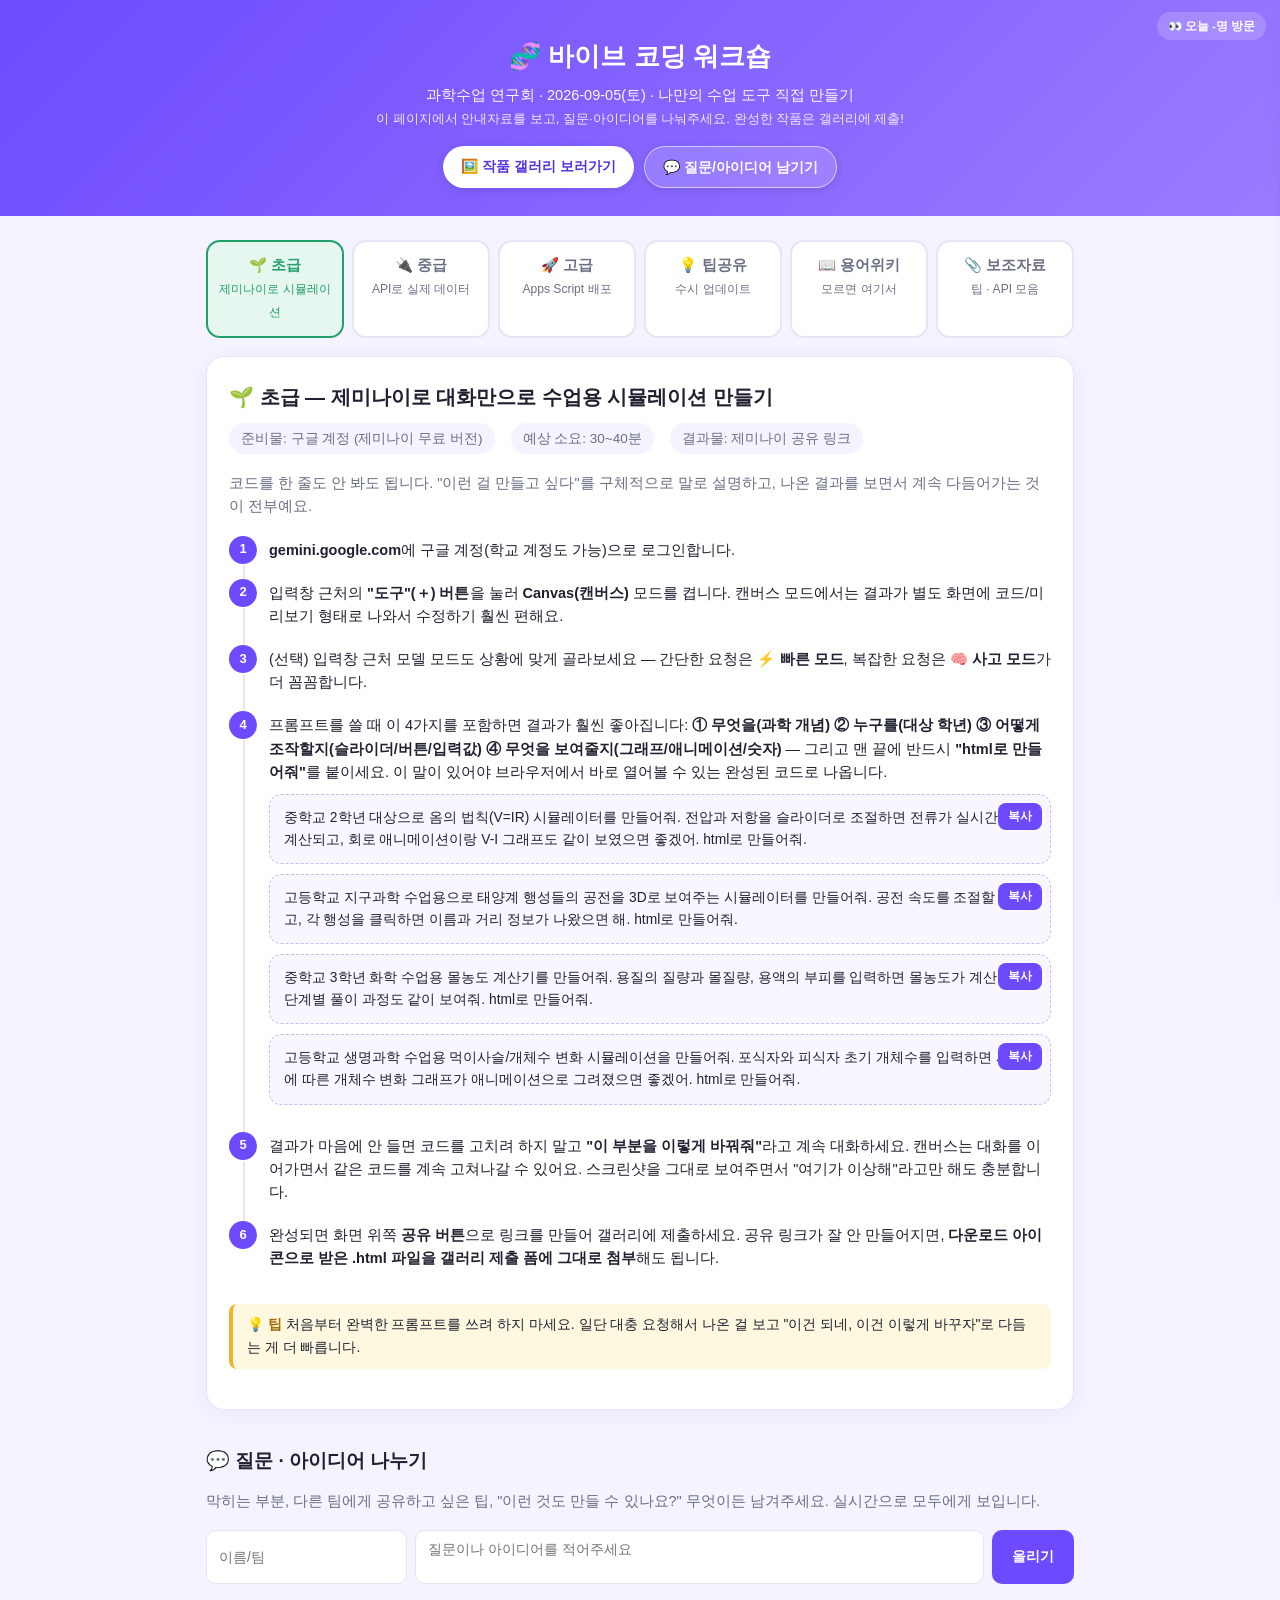
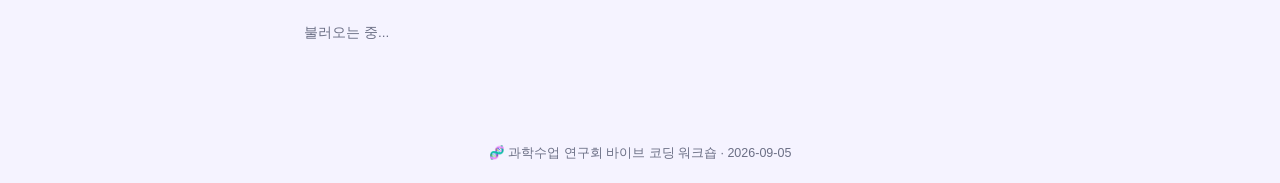
<file: index.html>
<!DOCTYPE html>
<html lang="ko">
<head>
<meta charset="UTF-8">
<meta http-equiv="refresh" content="0; url=padlet.html">
<title>바이브 코딩 워크숍</title>
</head>
<body>
<p><a href="padlet.html">여기를 눌러 안내자료로 이동하세요</a></p>
</body>
</html>
</file>
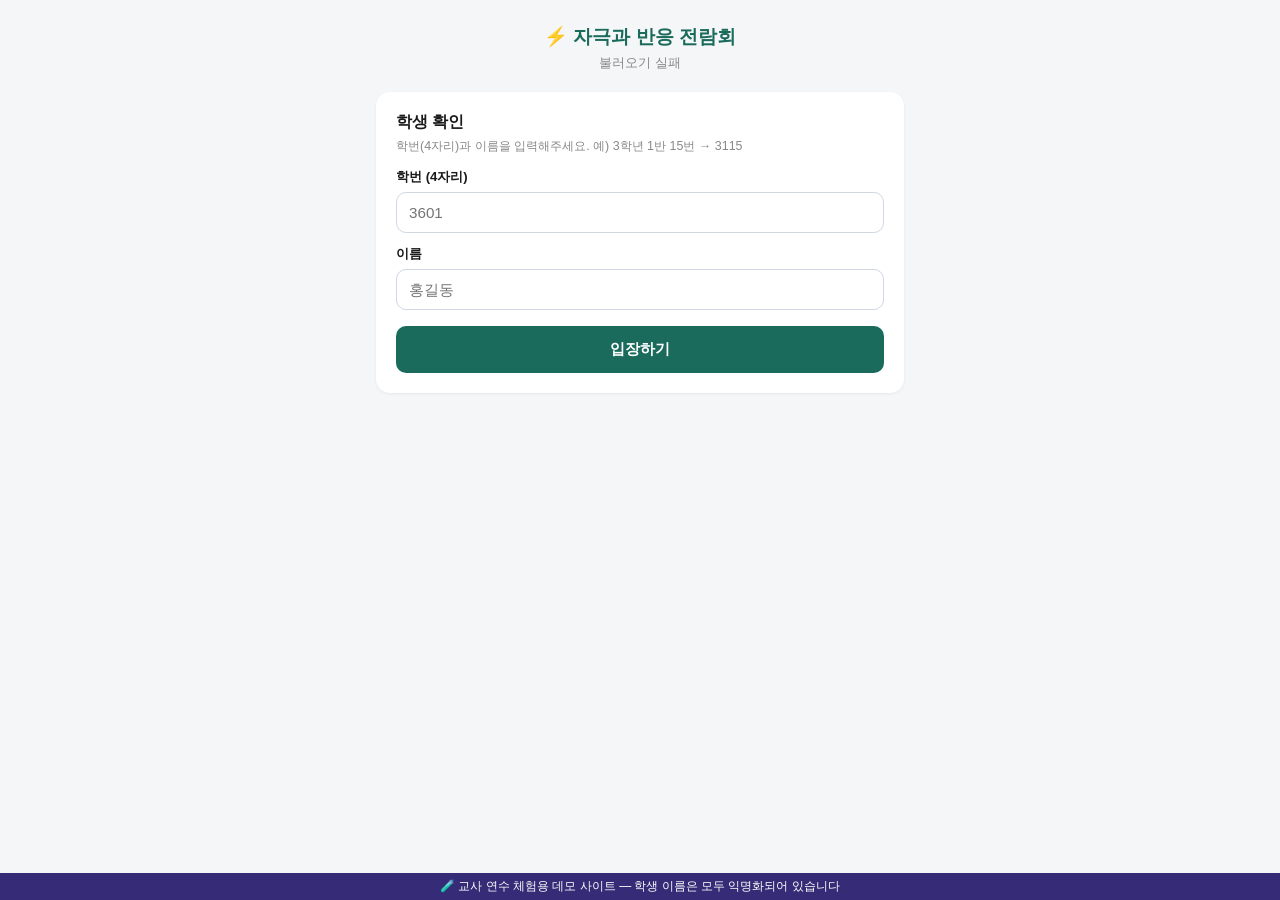
<file: exhibition/index.html>
<!DOCTYPE html>
<html lang="ko">
<head>
<meta charset="UTF-8">
<meta name="viewport" content="width=device-width, initial-scale=1.0">
<title>자극과 반응 전람회</title>
<link rel="stylesheet" href="common.css">
<style>
.step { display: none; }
.step.active { display: block; }

.session-card { background: var(--surface); border-radius: 14px; margin-bottom: 12px; box-shadow: 0 1px 3px rgba(0,0,0,0.06); overflow: hidden; }
.session-head {
  display: flex; align-items: center; justify-content: space-between; gap: 10px;
  padding: 16px 18px; cursor: pointer; user-select: none;
}
.session-head h3 { margin: 0; font-size: 1rem; color: var(--text); }
.session-head .chev { color: var(--text-muted); font-size: 0.85rem; transition: transform 0.2s; }
.session-card.open .session-head .chev { transform: rotate(180deg); }
.session-body { display: none; padding: 0 18px 18px; }
.session-card.open .session-body { display: block; }
.activity-list { display: flex; flex-direction: column; gap: 8px; }
.activity-btn {
  display: block; text-align: center; padding: 11px; border-radius: 10px; background: var(--accent-soft);
  color: var(--accent); text-decoration: none; font-size: 0.88rem; font-weight: 600;
}
.activity-btn:active { opacity: 0.8; }
.empty-note { font-size: 0.82rem; color: var(--text-muted); padding: 4px 0; }
</style>
</head>
<body>

<div class="wrap">
  <div class="header">
    <h1>⚡ 자극과 반응 전람회</h1>
    <p id="semLabel">불러오는 중...</p>
  </div>

  <!-- STEP 1: 로그인 -->
  <div class="step active" id="step-login">
    <div class="card">
      <h2>학생 확인</h2>
      <p class="hint">학번(4자리)과 이름을 입력해주세요. 예) 3학년 1반 15번 → 3115</p>
      <label class="field-label" for="inputId">학번 (4자리)</label>
      <input type="tel" id="inputId" maxlength="4" inputmode="numeric" placeholder="3601">
      <label class="field-label" for="inputName">이름</label>
      <input type="text" id="inputName" placeholder="홍길동">
      <div class="error-msg" id="loginError"></div>
      <button class="btn" id="loginBtn" onclick="onLogin()">입장하기</button>
    </div>
  </div>

  <!-- STEP 2: 차시 목록 -->
  <div class="step" id="step-main">
    <div class="who-banner">
      <span id="welcomeLabel"></span>
      <button onclick="onLogout()">다른 학생으로</button>
    </div>

    <a class="activity-btn" href="reaction-test.html" target="_blank" rel="noopener" style="display:block;margin-bottom:8px">⚡ 반응속도 테스트 도구 (차시와 무관, 언제든 사용 가능) →</a>
    <a class="activity-btn" href="browse-groups.html" target="_blank" rel="noopener" style="display:block;margin-bottom:8px">🔍 다른 모둠 구경하기 (캔바·대본·발표 영상) →</a>
    <a id="gradeLink" class="activity-btn" href="teacher.html" target="_blank" rel="noopener" style="display:none;margin-bottom:14px">🧑‍🏫 채점 실습하기 — 선생님 화면 (내 채점 결과는 나만 볼 수 있어요) →</a>

    <div id="sessionList"></div>
  </div>
</div>

<script src="session-demo.js"></script>
<script>
const DB_URL = 'https://gwangsu-on-default-rtdb.firebaseio.com';
const TEACHER_ID = '3000';
const TEACHER_NAME = '김병선';

// 차시별 활동 목록 — 활동이 준비되면 links 배열에 { label, href } 형태로 추가하면 된다.
// href는 같은 저장소 안의 다른 html 파일 경로(예: 'session1-1.html')를 넣으면 되고,
// 그 페이지에서 session.js의 requireSrLogin()을 호출하면 여기서 확인한 학번/이름을
// 그대로 이어받는다.
const SESSIONS = [
  { title: '1차시 · 질문-가설 설계하기', links: [
    { label: '① 질문·가설 만들어 게시하기', href: 'session1-1.html' },
    { label: '② 게시판 둘러보기 (좋아요·댓글)', href: 'board.html' },
    { label: '③ 모둠 신청하기', href: 'grouping.html' },
    { label: '④ 우리 반 모둠 확인하기', href: 'mygroup.html' },
  ] },
  { title: '2차시 · 탐구 계획 설계하기', links: [
    { label: '① 우리 모둠 탐구 계획서 작성하기', href: 'session2-1.html' },
  ] },
  { title: '3차시 · 실험 보고서 작성하기', links: [
    { label: '① 우리 모둠 실험 보고서 작성하기', href: 'session3-1.html' },
    { label: '② 탐구 결과 정리하기', href: 'session3-2.html' },
  ] },
  { title: '4차시 · 발표자료 만들기', links: [
    { label: '① 발표자료 만들기 (캔바 링크 저장)', href: 'session4-1.html' },
  ] },
  { title: '5차시 · 대본 작성하기', links: [
    { label: '① 발표 대본 작성하기', href: 'session5-1.html' },
  ] },
  { title: '발표차시 정하기', links: [
    { label: '① 1차/2차 발표자 정하기', href: 'role-select.html' },
  ] },
  { title: '6차시 · 전람회 1차발표', links: [
    { label: '① 발표/청취 및 동료평가', href: 'session6-1.html' },
    { label: '② 동료평가 열람하기', href: 'peer-eval-view.html' },
  ] },
  { title: '7차시 · 전람회 2차발표', links: [
    { label: '① 발표/청취 및 동료평가', href: 'session7-1.html' },
    { label: '② 동료평가 열람하기', href: 'peer-eval-view.html' },
  ] },
  { title: '8차시 · 성찰일지 작성하기', links: [
    { label: '① 성찰일지 작성하기', href: 'session8-1.html' },
  ] },
];

function esc(str) {
  if (!str) return '';
  return String(str).replace(/&/g,'&amp;').replace(/</g,'&lt;').replace(/>/g,'&gt;');
}

function showStep(id) {
  document.querySelectorAll('.step').forEach(s => s.classList.remove('active'));
  document.getElementById(id).classList.add('active');
}

function setLoginError(msg) {
  const el = document.getElementById('loginError');
  if (!msg) { el.classList.remove('show'); el.textContent = ''; return; }
  el.textContent = msg;
  el.classList.add('show');
}

function renderSessions() {
  const wrap = document.getElementById('sessionList');
  wrap.innerHTML = SESSIONS.map((s, i) => {
    const body = s.links.length
      ? `<div class="activity-list">${s.links.map(l => `<a class="activity-btn" href="${esc(l.href)}" target="_blank" rel="noopener">${esc(l.label)}</a>`).join('')}</div>`
      : `<div class="empty-note">아직 등록된 활동이 없습니다.</div>`;
    return `<div class="session-card" id="session-${i}">
      <div class="session-head" onclick="toggleSession(${i})">
        <h3>${esc(s.title)}</h3>
        <span class="chev">▾</span>
      </div>
      <div class="session-body">${body}</div>
    </div>`;
  }).join('');
}

window.toggleSession = function(i) {
  document.getElementById('session-' + i).classList.toggle('open');
};

async function loadCurrentConfig() {
  const res = await fetch(`${DB_URL}/years/demo2026/_config.json`);
  if (!res.ok) throw new Error('설정 정보를 불러오지 못했습니다.');
  const data = await res.json();
  return data || { year: new Date().getFullYear(), sem: 1 };
}

window.onLogin = async function() {
  const id = document.getElementById('inputId').value.trim();
  const name = document.getElementById('inputName').value.trim();
  setLoginError('');

  if (!/^\d{4}$/.test(id)) { setLoginError('학번은 4자리 숫자로 입력해주세요.'); return; }
  if (!name) { setLoginError('이름을 입력해주세요.'); return; }

  const btn = document.getElementById('loginBtn');
  btn.disabled = true; btn.textContent = '확인 중...';
  try {
    const cfg = await loadCurrentConfig();
    if (id === TEACHER_ID && name === TEACHER_NAME) {
      const teacher = { id, name, isTeacher: true };
      setSrStudent(teacher);
      enterMain(cfg, teacher);
      return;
    }
    const res = await fetch(`${DB_URL}/years/${cfg.year}/students/${id}.json`);
    if (!res.ok) throw new Error('학생 명단을 불러오지 못했습니다.');
    const rec = await res.json();
    if (!rec || !rec.demoTeacher) {
      setLoginError('연수용 학번(3601~3630)과 이름으로 입장해 주세요.');
      return;
    }
    if (String(rec.name).trim() !== name) {
      setLoginError('학번 또는 이름이 일치하지 않습니다. 다시 확인해주세요.');
      return;
    }
    const me = { id, name: rec.name, grade: rec.grade, ban: rec.ban, num: rec.num, isDemoTeacher: true };
    setSrStudent(me);
    enterMain(cfg, me);
  } catch (e) {
    setLoginError(e.message || '확인 중 오류가 발생했습니다. 잠시 후 다시 시도해주세요.');
  } finally {
    btn.disabled = false; btn.textContent = '입장하기';
  }
};

window.onLogout = function() {
  clearSrStudent();
  document.getElementById('inputId').value = '';
  document.getElementById('inputName').value = '';
  setLoginError('');
  showStep('step-login');
};

function enterMain(cfg, student) {
  document.getElementById('semLabel').textContent = '교사 연수 체험용 데모';
  document.getElementById('welcomeLabel').textContent = `✓ ${srWhoLabel(student)}${srIsGrader(student) ? '' : '님'}`;
  renderSessions();
  document.getElementById('gradeLink').style.display = srIsGrader(student) ? 'block' : 'none';
  showStep('step-main');
}

document.getElementById('inputId').addEventListener('keydown', e => {
  if (e.key === 'Enter') { e.preventDefault(); document.getElementById('inputName').focus(); }
});
document.getElementById('inputName').addEventListener('keydown', e => {
  if (e.key === 'Enter') { e.preventDefault(); onLogin(); }
});

window.addEventListener('DOMContentLoaded', async function() {
  const existing = getSrStudent();
  try {
    const cfg = await loadCurrentConfig();
    if (existing) {
      enterMain(cfg, existing);
    } else {
      document.getElementById('semLabel').textContent = '교사 연수 체험용 데모';
    }
  } catch (e) {
    document.getElementById('semLabel').textContent = '불러오기 실패';
  }
});
</script>
</body>
</html>
</file>
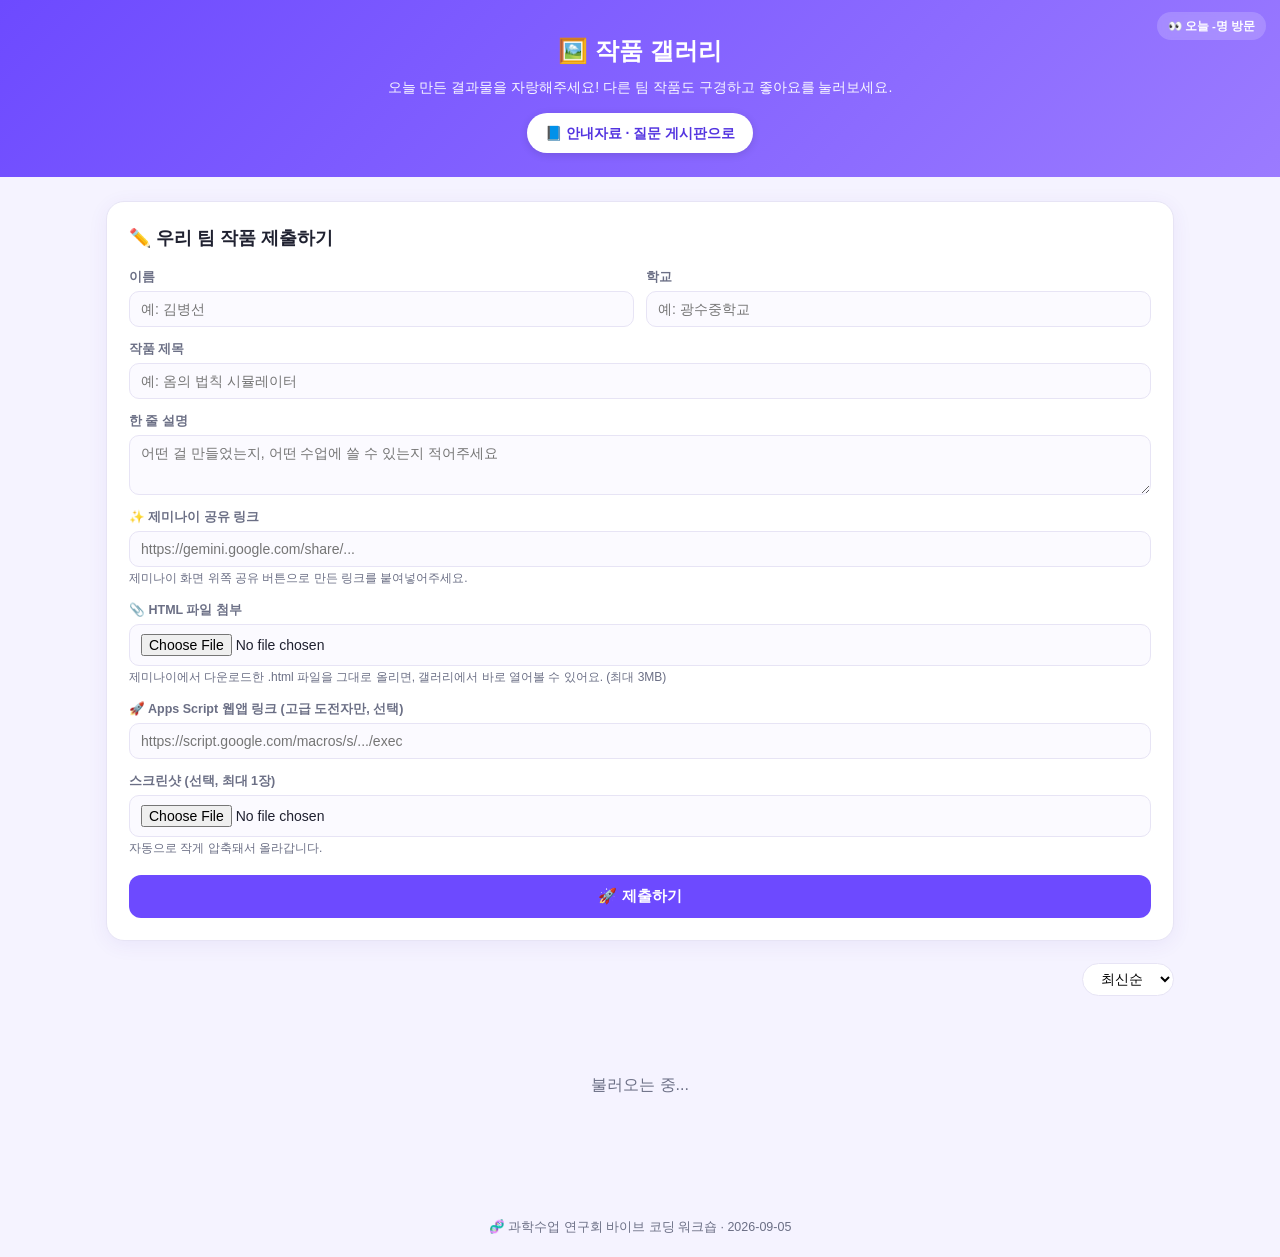
<file: gallery.html>
<!DOCTYPE html>
<html lang="ko">
<head>
<meta charset="UTF-8">
<meta name="viewport" content="width=device-width, initial-scale=1.0">
<title>작품 갤러리 — 바이브 코딩 워크숍</title>
<style>
  :root{
    --bg:#f5f3ff; --card:#ffffff; --ink:#1f2130; --sub:#6b6f85;
    --brand:#6d4aff; --brand-dark:#5334e0; --line:#e7e4f5;
    --gemini:#1a73e8; --gemini-bg:#e8f0fe;
    --apps:#188038; --apps-bg:#e6f4ea;
    --file:#c98a1a; --file-bg:#fdf1dc;
  }
  *{box-sizing:border-box;}
  body{margin:0;background:var(--bg);color:var(--ink);
    font-family:"Pretendard","Apple SD Gothic Neo","Malgun Gothic",-apple-system,BlinkMacSystemFont,sans-serif;
    line-height:1.6;}
  a{color:inherit;}
  header.hero{position:relative;background:linear-gradient(135deg,#6d4aff,#9b7bff);color:#fff;
    padding:32px 20px 24px;text-align:center;}
  header.hero h1{margin:0 0 6px;font-size:24px;}
  header.hero p{margin:2px 0;opacity:.95;font-size:14px;}
  .navbtns{margin-top:14px;display:flex;gap:10px;justify-content:center;flex-wrap:wrap;}
  .navbtns a{background:#ffffff;color:var(--brand-dark);text-decoration:none;
    padding:9px 18px;border-radius:999px;font-weight:700;font-size:14px;
    box-shadow:0 2px 8px rgba(0,0,0,.12);}
  .visitor-badge{position:absolute;top:12px;right:14px;background:rgba(255,255,255,.18);
    color:#fff;padding:5px 11px;border-radius:999px;font-size:11.5px;font-weight:700;
    backdrop-filter:blur(4px);white-space:nowrap;}

  main{max-width:1100px;margin:0 auto;padding:24px 16px 60px;}

  .card-panel{background:var(--card);border-radius:18px;padding:22px;margin-bottom:22px;
    box-shadow:0 4px 20px rgba(80,60,180,.07);border:1px solid var(--line);}
  .card-panel h2{margin:0 0 14px;font-size:18px;}

  form#submitForm{display:grid;grid-template-columns:1fr 1fr;gap:12px;}
  form#submitForm .full{grid-column:1/-1;}
  form#submitForm label{font-size:12.5px;font-weight:700;color:var(--sub);display:block;margin-bottom:4px;}
  form#submitForm input, form#submitForm select, form#submitForm textarea{
    width:100%;border:1.5px solid var(--line);border-radius:10px;padding:9px 11px;
    font-size:14px;font-family:inherit;background:#fbfaff;}
  form#submitForm textarea{resize:vertical;min-height:60px;}
  form#submitForm .field{display:flex;flex-direction:column;}

  #submitForm button{grid-column:1/-1;background:var(--brand);color:#fff;border:none;
    border-radius:12px;padding:12px;font-weight:800;font-size:15px;cursor:pointer;margin-top:4px;}
  #submitForm button:hover{background:var(--brand-dark);}
  #submitForm button:disabled{opacity:.5;}
  .hint{font-size:12px;color:var(--sub);margin-top:2px;}

  .toolbar{display:flex;justify-content:flex-end;align-items:center;flex-wrap:wrap;gap:10px;margin-bottom:16px;}
  .sortsel{border:1.5px solid var(--line);border-radius:999px;padding:7px 14px;font-size:13.5px;background:#fff;}

  .top3{display:grid;grid-template-columns:repeat(auto-fit,minmax(200px,1fr));gap:10px;margin-bottom:20px;}
  .top3 .t3card{background:linear-gradient(135deg,#fff7e0,#fff);border:1.5px solid #f0d98c;
    border-radius:14px;padding:12px 14px;font-size:13.5px;}
  .top3 .t3card .rank{font-size:20px;}

  .grid{display:grid;grid-template-columns:repeat(auto-fill,minmax(250px,1fr));gap:16px;}
  .gcard{background:var(--card);border-radius:16px;overflow:hidden;box-shadow:0 3px 14px rgba(80,60,180,.08);
    border:1px solid var(--line);display:flex;flex-direction:column;}
  .gcard img{width:100%;height:150px;object-fit:cover;background:#eee;display:block;}
  .gcard .body{padding:14px;display:flex;flex-direction:column;gap:6px;flex:1;}
  .gcard .title{font-weight:800;font-size:15px;}
  .gcard .desc{font-size:13px;color:var(--sub);flex:1;white-space:pre-wrap;}
  .gcard .who{font-size:12px;color:var(--sub);}
  .gcard .links{display:flex;gap:6px;flex-wrap:wrap;margin-top:6px;}
  .gcard .link-btn{text-decoration:none;font-size:12px;font-weight:700;padding:7px 10px;border-radius:8px;}
  .gcard .link-btn.gemini{background:var(--gemini-bg);color:var(--gemini);}
  .gcard .link-btn.apps{background:var(--apps-bg);color:var(--apps);}
  .gcard .link-btn.file{background:var(--file-bg);color:var(--file);}
  .gcard .row{display:flex;justify-content:space-between;align-items:center;margin-top:6px;}
  .like-btn{border:none;background:#fff0f3;color:#e0416a;border-radius:999px;padding:6px 12px;
    font-size:12.5px;font-weight:800;cursor:pointer;}
  .like-btn.liked{background:#e0416a;color:#fff;}

  .empty{color:var(--sub);text-align:center;padding:40px 0;grid-column:1/-1;}
  footer{text-align:center;color:var(--sub);font-size:12.5px;padding:20px;}

  #toast{position:fixed;left:50%;bottom:24px;transform:translateX(-50%) translateY(20px);
    background:#1f2130;color:#fff;padding:12px 20px;border-radius:12px;font-size:14px;
    font-weight:700;box-shadow:0 6px 20px rgba(0,0,0,.25);opacity:0;pointer-events:none;
    transition:.25s;z-index:999;max-width:90vw;text-align:center;}
  #toast.show{opacity:1;transform:translateX(-50%) translateY(0);}
  #toast.err{background:#c0304a;}
</style>
</head>
<body>

<header class="hero">
  <div class="visitor-badge">👀 오늘 <span id="visitorCount">-</span>명 방문</div>
  <h1>🖼️ 작품 갤러리</h1>
  <p>오늘 만든 결과물을 자랑해주세요! 다른 팀 작품도 구경하고 좋아요를 눌러보세요.</p>
  <div class="navbtns">
    <a href="padlet.html">📘 안내자료 · 질문 게시판으로</a>
  </div>
</header>

<main>
  <div class="card-panel">
    <h2>✏️ 우리 팀 작품 제출하기</h2>
    <form id="submitForm">
      <div class="field">
        <label>이름</label>
        <input type="text" name="name" maxlength="30" required placeholder="예: 김병선">
      </div>
      <div class="field">
        <label>학교</label>
        <input type="text" name="school" maxlength="30" placeholder="예: 광수중학교">
      </div>
      <div class="field full">
        <label>작품 제목</label>
        <input type="text" name="title" maxlength="60" required placeholder="예: 옴의 법칙 시뮬레이터">
      </div>
      <div class="field full">
        <label>한 줄 설명</label>
        <textarea name="desc" maxlength="300" placeholder="어떤 걸 만들었는지, 어떤 수업에 쓸 수 있는지 적어주세요"></textarea>
      </div>
      <div class="field full">
        <label>✨ 제미나이 공유 링크</label>
        <input type="url" name="link" placeholder="https://gemini.google.com/share/...">
        <div class="hint">제미나이 화면 위쪽 공유 버튼으로 만든 링크를 붙여넣어주세요.</div>
      </div>
      <div class="field full">
        <label>📎 HTML 파일 첨부</label>
        <input type="file" name="htmlFile" accept=".html,text/html">
        <div class="hint">제미나이에서 다운로드한 .html 파일을 그대로 올리면, 갤러리에서 바로 열어볼 수 있어요. (최대 3MB)</div>
      </div>
      <div class="field full">
        <label>🚀 Apps Script 웹앱 링크 (고급 도전자만, 선택)</label>
        <input type="url" name="appsScriptLink" placeholder="https://script.google.com/macros/s/.../exec">
      </div>
      <div class="field full">
        <label>스크린샷 (선택, 최대 1장)</label>
        <input type="file" name="image" accept="image/*">
        <div class="hint">자동으로 작게 압축돼서 올라갑니다.</div>
      </div>
      <button type="submit" id="submitBtn">🚀 제출하기</button>
    </form>
  </div>

  <div class="toolbar">
    <select class="sortsel" id="sortsel">
      <option value="new">최신순</option>
      <option value="likes">인기순</option>
    </select>
  </div>

  <div class="top3" id="top3"></div>
  <div class="grid" id="grid"><div class="empty">불러오는 중...</div></div>
</main>

<footer>🧬 과학수업 연구회 바이브 코딩 워크숍 · 2026-09-05</footer>
<div id="toast"></div>

<script>
const DB = "https://gwangsu-on-default-rtdb.firebaseio.com";
const GALLERY_PATH = "years/2026/workshopTT/gallery";
const FILES_PATH = "years/2026/workshopTT/galleryFiles";
const VISITOR_PATH = "years/2026/workshopTT/visitors";

function todayKST(){
  const kst = new Date(Date.now() + 9*60*60*1000);
  return kst.toISOString().slice(0,10);
}
async function trackVisitor(){
  const el = document.getElementById('visitorCount');
  if(!el) return;
  try{
    const today = todayKST();
    const token = getToken();
    await fetch(`${DB}/${VISITOR_PATH}/${today}/${token}.json`, {method:'PUT', body:'true'});
    const res = await fetch(`${DB}/${VISITOR_PATH}/${today}.json?shallow=true`);
    const data = await res.json();
    el.textContent = data ? Object.keys(data).length : 1;
  }catch(e){ console.error(e); }
}

let toastTimer;
function toast(msg, isErr){
  const el = document.getElementById('toast');
  el.textContent = msg;
  el.classList.toggle('err', !!isErr);
  el.classList.add('show');
  clearTimeout(toastTimer);
  toastTimer = setTimeout(()=>el.classList.remove('show'), 2600);
}

function esc(s){ return String(s||'').replace(/&/g,'&amp;').replace(/</g,'&lt;').replace(/>/g,'&gt;'); }
function escAttr(s){ return esc(s).replace(/"/g,'&quot;'); }

function getToken(){
  try{
    let t = localStorage.getItem('tt_workshop_token');
    if(!t){ t = 't'+Date.now()+Math.random().toString(36).slice(2); localStorage.setItem('tt_workshop_token', t); }
    return t;
  }catch(e){ return 'anon'; }
}

let currentSort = 'new';
let cache = [];

async function loadGallery(){
  try{
    const res = await fetch(`${DB}/${GALLERY_PATH}.json`);
    const data = await res.json();
    cache = data ? Object.entries(data).map(([id,v])=>({id,...v})) : [];
    render();
  }catch(e){ console.error(e); }
}

function render(){
  const grid = document.getElementById('grid');
  let items = cache.slice();

  const likeCount = it => Object.keys(it.likes||{}).length;

  // top3 (전체 기준, likes>0)
  const top3 = cache.slice().sort((a,b)=>likeCount(b)-likeCount(a)).filter(it=>likeCount(it)>0).slice(0,3);
  const t3el = document.getElementById('top3');
  if(top3.length){
    t3el.innerHTML = top3.map((it,i)=>`
      <div class="t3card"><span class="rank">${['🥇','🥈','🥉'][i]}</span>
      <b>${esc(it.title)}</b> — ${esc(it.name)} <span style="color:#e0416a">♥ ${likeCount(it)}</span></div>
    `).join('');
  } else { t3el.innerHTML = ''; }

  if(currentSort==='likes') items.sort((a,b)=>likeCount(b)-likeCount(a));
  else items.sort((a,b)=>(b.createdAt||0)-(a.createdAt||0));

  if(!items.length){ grid.innerHTML = '<div class="empty">아직 제출된 작품이 없어요. 첫 작품의 주인공이 되어보세요!</div>'; return; }

  const token = getToken();
  grid.innerHTML = items.map(it=>{
    const liked = it.likes && it.likes[token];
    const n = likeCount(it);
    return `
    <div class="gcard">
      ${it.image ? `<img src="${it.image}" alt="">` : ''}
      <div class="body">
        <div class="title">${esc(it.title)}</div>
        <div class="desc">${esc(it.desc)}</div>
        <div class="who">${esc(it.name)}${it.school ? ' · '+esc(it.school) : ''}</div>
        <div class="links">
          ${it.link ? `<a class="link-btn gemini" href="${escAttr(it.link)}" target="_blank" rel="noopener">✨ 제미나이 링크</a>` : ''}
          ${it.hasFile ? `<a class="link-btn file" href="view.html?id=${encodeURIComponent(it.id)}" target="_blank" rel="noopener">📎 첨부파일 보기</a>` : ''}
          ${it.appsScriptLink ? `<a class="link-btn apps" href="${escAttr(it.appsScriptLink)}" target="_blank" rel="noopener">🚀 Apps Script 링크</a>` : ''}
        </div>
        <div class="row">
          <span></span>
          <button class="like-btn ${liked?'liked':''}" onclick="toggleLike('${it.id}', this)">♥ ${n}</button>
        </div>
      </div>
    </div>`;
  }).join('');
}

async function toggleLike(id, btn){
  const token = getToken();
  const item = cache.find(it=>it.id===id);
  if(!item) return;
  const liked = item.likes && item.likes[token];
  btn.disabled = true;
  try{
    if(liked){
      await fetch(`${DB}/${GALLERY_PATH}/${id}/likes/${token}.json`, {method:'DELETE'});
      if(item.likes) delete item.likes[token];
    } else {
      await fetch(`${DB}/${GALLERY_PATH}/${id}/likes/${token}.json`, {method:'PUT', body:'true'});
      item.likes = item.likes || {};
      item.likes[token] = true;
    }
    render();
  }catch(e){ console.error(e); }
  finally{ btn.disabled = false; }
}

document.getElementById('sortsel').addEventListener('change', e=>{
  currentSort = e.target.value; render();
});

function compressImage(file){
  return new Promise((resolve, reject)=>{
    const reader = new FileReader();
    reader.onload = (e)=>{
      const img = new Image();
      img.onload = ()=>{
        const maxW = 900;
        const scale = Math.min(1, maxW/img.width);
        const canvas = document.createElement('canvas');
        canvas.width = img.width*scale;
        canvas.height = img.height*scale;
        const ctx = canvas.getContext('2d');
        ctx.drawImage(img, 0, 0, canvas.width, canvas.height);
        resolve(canvas.toDataURL('image/jpeg', 0.72));
      };
      img.onerror = reject;
      img.src = e.target.result;
    };
    reader.onerror = reject;
    reader.readAsDataURL(file);
  });
}

function readTextFile(file){
  return new Promise((resolve, reject)=>{
    const reader = new FileReader();
    reader.onload = ()=>resolve(reader.result);
    reader.onerror = reject;
    reader.readAsText(file);
  });
}

document.getElementById('submitForm').addEventListener('submit', async (e)=>{
  e.preventDefault();
  const btn = document.getElementById('submitBtn');
  const f = e.target;

  const linkVal = f.link.value.trim();
  const htmlFile = f.htmlFile.files[0];
  if(htmlFile && htmlFile.size > 3*1024*1024){
    toast('HTML 파일이 너무 큽니다 (3MB 이하).', true);
    return;
  }

  btn.disabled = true;
  btn.textContent = '제출 중...';
  try{
    const payload = {
      name: f.name.value.trim().slice(0,30),
      school: f.school.value.trim().slice(0,30),
      title: f.title.value.trim().slice(0,60),
      desc: f.desc.value.trim().slice(0,300),
      link: linkVal,
      appsScriptLink: f.appsScriptLink.value.trim(),
      hasFile: !!htmlFile,
      createdAt: Date.now()
    };
    const image = f.image.files[0];
    if(image){
      if(image.size > 8*1024*1024){ throw new Error('이미지가 너무 큽니다 (8MB 이하)'); }
      payload.image = await compressImage(image);
    }
    const res = await fetch(`${DB}/${GALLERY_PATH}.json`, {method:'POST', body: JSON.stringify(payload)});
    const { name: newId } = await res.json();
    if(htmlFile){
      const htmlText = await readTextFile(htmlFile);
      await fetch(`${DB}/${FILES_PATH}/${newId}.json`, {method:'PUT', body: JSON.stringify({html: htmlText})});
    }
    f.reset();
    await loadGallery();
    toast('제출 완료! 갤러리에서 확인해보세요 🎉');
  }catch(err){
    toast('제출에 실패했어요: ' + err.message, true);
  }finally{
    btn.disabled = false;
    btn.textContent = '🚀 제출하기';
  }
});

trackVisitor();
loadGallery();
setInterval(loadGallery, 5000);
</script>
</body>
</html>
</file>
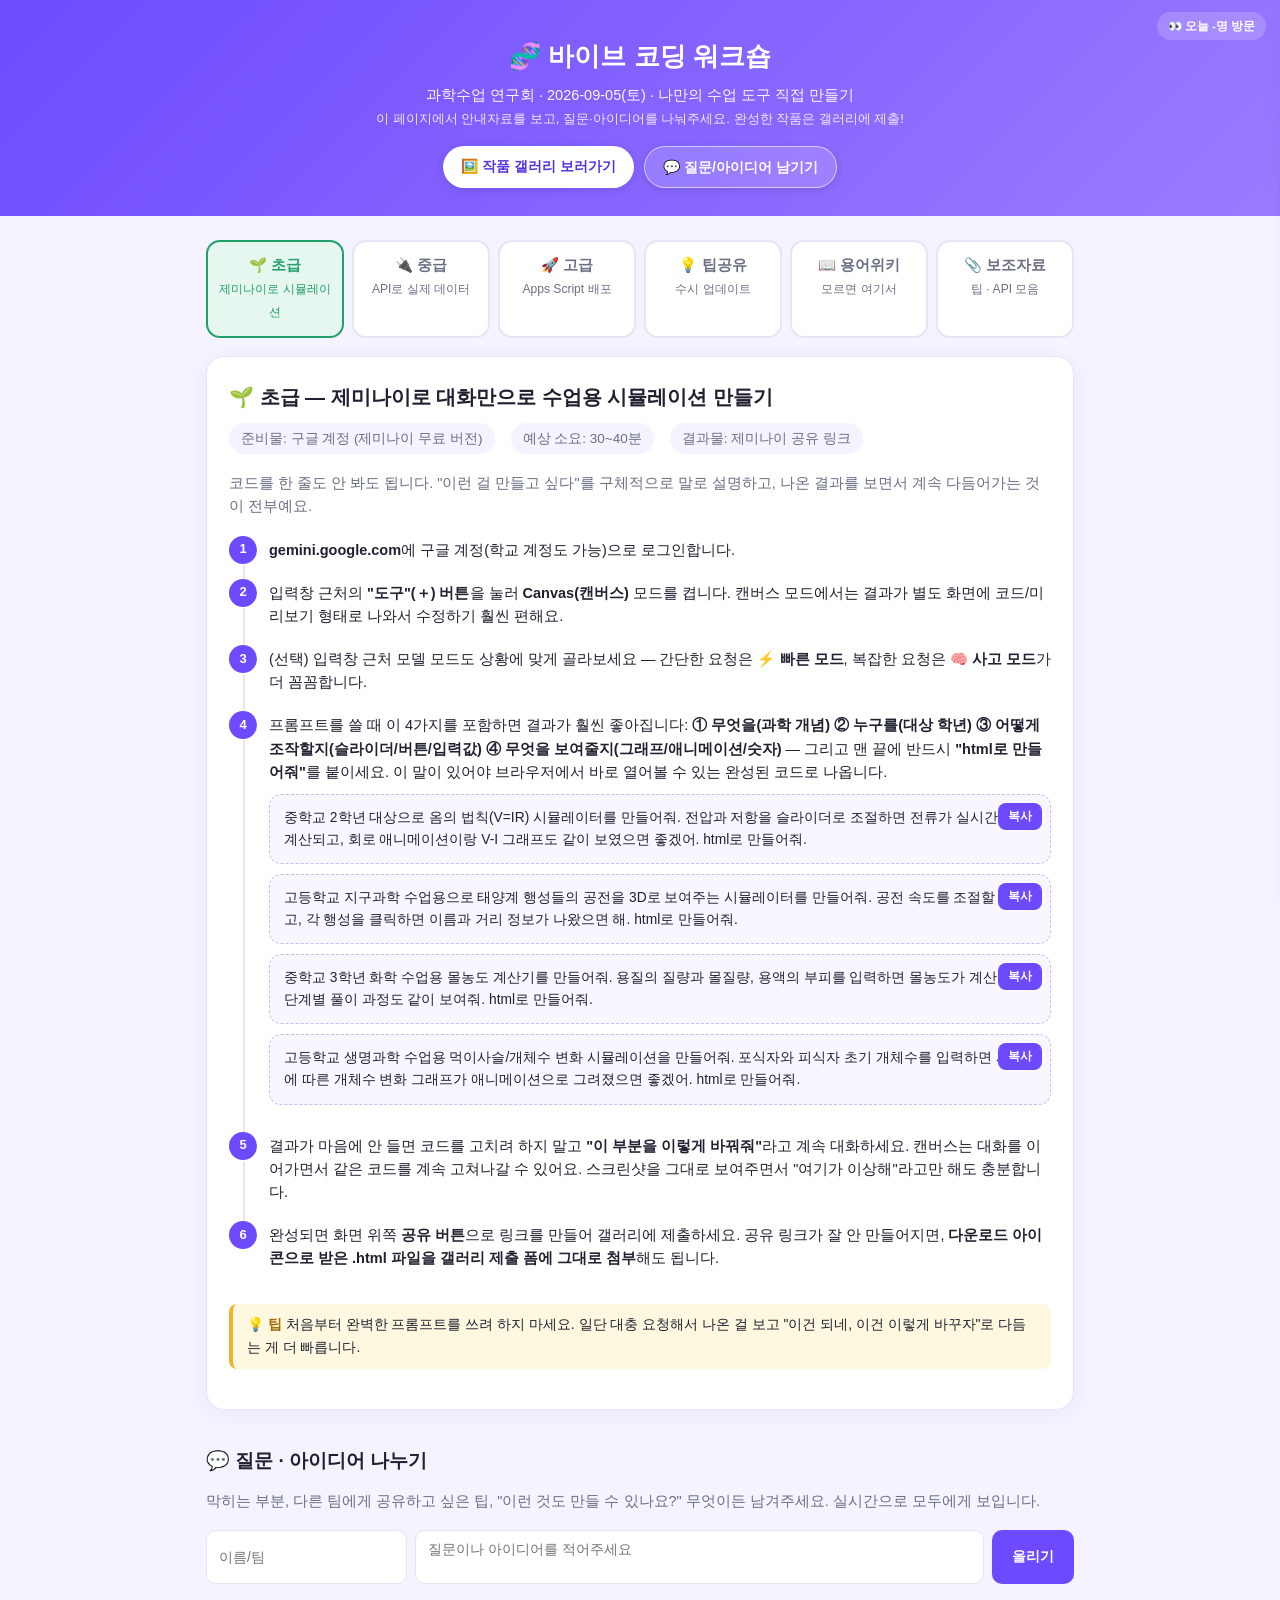
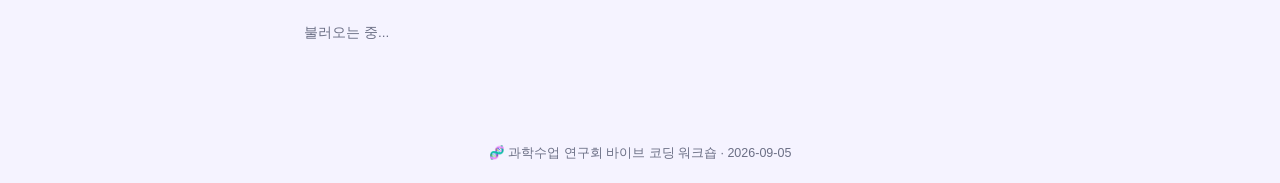
<file: padlet.html>
<!DOCTYPE html>
<html lang="ko">
<head>
<meta charset="UTF-8">
<meta name="viewport" content="width=device-width, initial-scale=1.0">
<title>바이브 코딩 워크숍 — 안내자료</title>
<style>
  :root{
    --bg:#f5f3ff; --card:#ffffff; --ink:#1f2130; --sub:#6b6f85;
    --brand:#6d4aff; --brand-dark:#5334e0; --line:#e7e4f5;
    --beginner:#22a06b; --beginner-bg:#e6f7ef;
    --inter:#1a73e8; --inter-bg:#e8f0fe;
    --advanced:#a83fd1; --advanced-bg:#f6e6fb;
    --extra:#c98a1a; --extra-bg:#fdf1dc;
    --tipc:#0f9488; --tipc-bg:#e3f7f4;
    --good:#22a06b; --good-bg:#e6f7ef;
    --warn:#c98a1a; --warn-bg:#fdf1dc;
    --bad:#c0304a; --bad-bg:#fbe7ea;
    --wiki:#0b7285; --wiki-bg:#e1f3f5;
  }
  *{box-sizing:border-box;}
  body{margin:0;background:var(--bg);color:var(--ink);
    font-family:"Pretendard","Apple SD Gothic Neo","Malgun Gothic",-apple-system,BlinkMacSystemFont,sans-serif;
    line-height:1.6;}
  a{color:inherit;}
  header.hero{position:relative;background:linear-gradient(135deg,#6d4aff,#9b7bff);color:#fff;
    padding:36px 20px 28px;text-align:center;}
  header.hero h1{margin:0 0 6px;font-size:26px;}
  header.hero p{margin:2px 0;opacity:.95;font-size:14.5px;}
  .navbtns{margin-top:16px;display:flex;gap:10px;justify-content:center;flex-wrap:wrap;}
  .navbtns a{background:#ffffff;color:var(--brand-dark);text-decoration:none;
    padding:9px 18px;border-radius:999px;font-weight:700;font-size:14px;
    box-shadow:0 2px 8px rgba(0,0,0,.12);}
  .navbtns a.ghost{background:rgba(255,255,255,.15);color:#fff;border:1.5px solid rgba(255,255,255,.6);}
  .visitor-badge{position:absolute;top:12px;right:14px;background:rgba(255,255,255,.18);
    color:#fff;padding:5px 11px;border-radius:999px;font-size:11.5px;font-weight:700;
    backdrop-filter:blur(4px);white-space:nowrap;}
  main{max-width:900px;margin:0 auto;padding:24px 16px 60px;}

  .tabs{display:flex;gap:8px;margin-bottom:18px;flex-wrap:wrap;}
  .tab{flex:1;min-width:100px;padding:12px 10px;border-radius:14px;border:2px solid var(--line);
    background:#fff;text-align:center;cursor:pointer;font-weight:700;font-size:14.5px;
    transition:.15s;color:var(--sub);}
  .tab:hover{border-color:var(--brand);}
  .tab.active[data-level="beginner"]{background:var(--beginner-bg);border-color:var(--beginner);color:var(--beginner);}
  .tab.active[data-level="inter"]{background:var(--inter-bg);border-color:var(--inter);color:var(--inter);}
  .tab.active[data-level="advanced"]{background:var(--advanced-bg);border-color:var(--advanced);color:var(--advanced);}
  .tab.active[data-level="extra"]{background:var(--extra-bg);border-color:var(--extra);color:var(--extra);}
  .tab.active[data-level="tip"]{background:var(--tipc-bg);border-color:var(--tipc);color:var(--tipc);}
  .tab.active[data-level="wiki"]{background:var(--wiki-bg);border-color:var(--wiki);color:var(--wiki);}

  .tip-entry{border:1px solid var(--line);border-radius:12px;margin-bottom:10px;overflow:hidden;background:#fff;}
  .tip-entry summary{padding:14px 16px;font-weight:800;font-size:14.5px;cursor:pointer;list-style:none;
    display:flex;align-items:center;gap:9px;}
  .tip-entry summary::-webkit-details-marker{display:none;}
  .tip-entry summary::before{content:"▶";font-size:11px;color:var(--tipc);flex-shrink:0;}
  .tip-entry[open] summary::before{content:"▼";}
  .tip-entry .tip-body{padding:0 16px 18px;font-size:13.8px;}
  .tip-entry .tip-sub{color:var(--sub);font-size:12.8px;margin:-4px 0 12px;}
  .tbl-wrap{overflow-x:auto;margin:14px 0 18px;}
  .cmp-table{width:100%;border-collapse:collapse;font-size:12.6px;min-width:480px;}
  .cmp-table th,.cmp-table td{border:1px solid var(--line);padding:8px 10px;text-align:left;vertical-align:top;}
  .cmp-table th{background:var(--bg);font-weight:800;}
  h4.sub2{font-size:14px;margin:20px 0 8px;color:var(--ink);}

  .panel{display:none;background:var(--card);border-radius:18px;padding:24px 22px;
    box-shadow:0 4px 20px rgba(80,60,180,.07);border:1px solid var(--line);}
  .panel.show{display:block;}
  .panel h2{margin:0 0 4px;font-size:20px;}
  .meta-row{display:flex;gap:16px;flex-wrap:wrap;margin:10px 0 18px;font-size:13.5px;color:var(--sub);}
  .meta-row span{background:var(--bg);padding:5px 12px;border-radius:999px;}
  .lead{color:var(--sub);font-size:14.5px;margin-bottom:18px;}

  ol.steps{list-style:none;margin:0;padding:0;counter-reset:step;}
  ol.steps>li{counter-increment:step;position:relative;padding:2px 0 18px 40px;font-size:14.5px;}
  ol.steps>li::before{content:counter(step);position:absolute;left:0;top:-1px;
    width:28px;height:28px;border-radius:50%;background:var(--brand);color:#fff;
    font-weight:800;font-size:13px;display:flex;align-items:center;justify-content:center;}
  ol.steps>li::after{content:"";position:absolute;left:13.5px;top:28px;bottom:-4px;width:2px;background:var(--line);}
  ol.steps>li:last-child::after{display:none;}

  .prompt-box{background:#f8f7ff;border:1.5px dashed #c9bdfa;border-radius:12px;
    padding:12px 14px;margin:10px 0;font-size:13.8px;position:relative;white-space:pre-wrap;}
  .prompt-box .copy{position:absolute;top:8px;right:8px;background:var(--brand);color:#fff;
    border:none;border-radius:8px;padding:5px 10px;font-size:12px;cursor:pointer;font-weight:700;}
  .prompt-box .copy:hover{background:var(--brand-dark);}
  .prompt-box .copy.copied{background:var(--beginner);}
  .prompt-box.api-ok{border-color:#22a06b;background:#e6f7ef;}
  .prompt-box.api-ng{border-color:#c0304a;background:#fbe7ea;}
  .api-tag{display:inline-block;font-size:12px;font-weight:700;padding:2px 8px;border-radius:999px;margin-left:6px;}
  .api-tag.ok{background:#e6f7ef;color:#22a06b;} .api-tag.ng{background:#fbe7ea;color:#c0304a;}
  .api-note{color:#c0304a;font-size:13px;margin:6px 0;}

  .tip{background:#fff8e1;border-left:4px solid #f0b429;border-radius:8px;
    padding:10px 14px;margin:16px 0;font-size:13.8px;}
  .tip b{color:#a06a00;}

  h3.sub{font-size:15px;margin:22px 0 10px;color:var(--ink);}

  .info-box{border-radius:12px;padding:14px 16px;margin:10px 0 18px;font-size:13.6px;}
  .info-box.good{background:var(--good-bg);}
  .info-box.warn{background:var(--warn-bg);}
  .info-box.bad{background:var(--bad-bg);}
  .info-box .ibtitle{font-weight:800;margin-bottom:8px;font-size:14px;}
  .info-box.good .ibtitle{color:var(--good);}
  .info-box.warn .ibtitle{color:var(--warn);}
  .info-box.bad .ibtitle{color:var(--bad);}
  .info-box ul{margin:0;padding-left:20px;}
  .info-box li{margin-bottom:4px;}

  .api-list{display:grid;grid-template-columns:repeat(auto-fill,minmax(230px,1fr));gap:12px;margin:12px 0 20px;}
  .api-card{background:var(--bg);border:1px solid var(--line);border-radius:12px;padding:12px 14px;font-size:13.3px;}
  .api-card .name{font-weight:800;margin-bottom:4px;}
  .api-card a{color:var(--brand-dark);word-break:break-all;font-size:12px;}
  .api-card .note{color:var(--sub);font-size:12.3px;margin-top:5px;}

  /* 코딩용어 위키 */
  .wiki-search-wrap{margin-bottom:18px;}
  #wikiSearch{width:100%;border:1.5px solid var(--line);border-radius:12px;padding:12px 14px;
    font-size:14.5px;font-family:inherit;}
  #wikiSearch:focus{outline:none;border-color:var(--wiki);}
  .wiki-main{min-width:0;}
  .term-cat{margin-bottom:22px;}
  .term-cat-header{display:inline-block;padding:7px 16px;border-radius:999px;
    font-weight:800;font-size:14px;margin-bottom:10px;}
  .term-chip-row{display:flex;flex-wrap:wrap;gap:8px;}
  .term-chip{border:1.5px solid var(--line);background:#fff;border-radius:10px;
    padding:8px 13px;font-size:13.5px;font-weight:700;color:var(--ink);cursor:pointer;
    transition:.15s;}
  .term-chip:hover{border-color:var(--wiki);}
  .term-chip.active{background:var(--wiki);border-color:var(--wiki);color:#fff;}
  .term-expand{margin-top:10px;}
  .term-detail{background:var(--bg);border-left:4px solid var(--wiki);border-radius:10px;
    padding:14px 16px;font-size:13.8px;}
  .term-detail-title{font-weight:800;font-size:15px;margin-bottom:4px;}
  .term-detail-short{color:var(--wiki);font-weight:700;margin-bottom:8px;}
  .term-detail-body{color:var(--ink);line-height:1.65;}
  .term-detail-example{margin-top:10px;background:#fff;border:1.5px dashed #b9c9cc;
    border-radius:8px;padding:10px 12px;font-size:13px;line-height:1.6;color:var(--ink);
    white-space:pre-line;}
  .term-detail-example b{color:var(--wiki);}
  .term-detail-rel{margin-top:10px;font-size:12.8px;color:var(--sub);}
  .rel-link{color:var(--brand-dark);font-weight:700;text-decoration:underline;cursor:pointer;}
  .wiki-side{position:fixed;top:0;right:-360px;width:340px;max-width:92vw;height:100vh;
    background:var(--card);box-shadow:-6px 0 24px rgba(0,0,0,.18);transition:right .25s;
    z-index:500;overflow-y:auto;padding:16px;}
  .wiki-side.open{right:0;}
  .wiki-side.wide{width:min(600px,92vw);}
  .wiki-side-head{display:flex;justify-content:space-between;align-items:center;
    font-weight:800;font-size:14.5px;margin-bottom:14px;padding-bottom:10px;
    border-bottom:1px solid var(--line);}
  .wiki-side-btns{display:flex;gap:6px;}
  .wiki-side-btns button{border:1px solid var(--line);background:#fff;border-radius:8px;
    width:28px;height:28px;cursor:pointer;font-size:13px;}
  .wiki-side-btns button:hover{border-color:var(--wiki);}

  details{margin:10px 0 18px;}
  details summary{list-style:none;}
  details summary::-webkit-details-marker{display:none;}
  details .prompt-box{max-height:340px;overflow-y:auto;font-size:12.5px;}

  /* QnA board */
  section.board{margin-top:36px;}
  section.board h2{font-size:19px;margin-bottom:4px;}
  section.board p.lead{margin-bottom:16px;}
  .qform{display:flex;gap:8px;margin-bottom:18px;flex-wrap:wrap;}
  .qform input, .qform textarea{border:1.5px solid var(--line);border-radius:10px;
    padding:10px 12px;font-size:14px;font-family:inherit;}
  .qform input[name=qname]{flex:0 0 140px;}
  .qform textarea{flex:1 1 260px;resize:none;min-height:42px;}
  .qform button{background:var(--brand);color:#fff;border:none;border-radius:10px;
    padding:0 20px;font-weight:700;cursor:pointer;font-size:14px;}
  .qform button:hover{background:var(--brand-dark);}
  .qform button:disabled{opacity:.5;cursor:default;}

  .wall{display:grid;grid-template-columns:repeat(auto-fill,minmax(220px,1fr));gap:12px;}
  .note{border-radius:12px;padding:14px;font-size:13.6px;box-shadow:0 2px 6px rgba(0,0,0,.06);
    min-height:70px;word-break:break-word;}
  .note .who{font-weight:800;font-size:12.5px;margin-bottom:6px;opacity:.85;}
  .note .when{font-size:11px;opacity:.55;margin-top:8px;}
  .empty{color:var(--sub);font-size:13.5px;padding:20px 0;text-align:center;}

  footer{text-align:center;color:var(--sub);font-size:12.5px;padding:20px;}

  #toast{position:fixed;left:50%;bottom:24px;transform:translateX(-50%) translateY(20px);
    background:#1f2130;color:#fff;padding:12px 20px;border-radius:12px;font-size:14px;
    font-weight:700;box-shadow:0 6px 20px rgba(0,0,0,.25);opacity:0;pointer-events:none;
    transition:.25s;z-index:999;max-width:90vw;text-align:center;}
  #toast.show{opacity:1;transform:translateX(-50%) translateY(0);}
  #toast.err{background:#c0304a;}
</style>
</head>
<body>

<header class="hero">
  <div class="visitor-badge">👀 오늘 <span id="visitorCount">-</span>명 방문</div>
  <h1>🧬 바이브 코딩 워크숍</h1>
  <p>과학수업 연구회 · 2026-09-05(토) · 나만의 수업 도구 직접 만들기</p>
  <p style="opacity:.85;font-size:13px;">이 페이지에서 안내자료를 보고, 질문·아이디어를 나눠주세요. 완성한 작품은 갤러리에 제출!</p>
  <div class="navbtns">
    <a href="gallery.html">🖼️ 작품 갤러리 보러가기</a>
    <a href="#board" class="ghost">💬 질문/아이디어 남기기</a>
  </div>
</header>

<main>
  <div class="tabs">
    <div class="tab active" data-level="beginner">🌱 초급<br><small style="font-weight:500">제미나이로 시뮬레이션</small></div>
    <div class="tab" data-level="inter">🔌 중급<br><small style="font-weight:500">API로 실제 데이터</small></div>
    <div class="tab" data-level="advanced">🚀 고급<br><small style="font-weight:500">Apps Script 배포</small></div>
    <div class="tab" data-level="tip">💡 팁공유<br><small style="font-weight:500">수시 업데이트</small></div>
    <div class="tab" data-level="wiki">📖 용어위키<br><small style="font-weight:500">모르면 여기서</small></div>
    <div class="tab" data-level="extra">📎 보조자료<br><small style="font-weight:500">팁 · API 모음</small></div>
  </div>

  <!-- 초급 -->
  <div class="panel show" id="panel-beginner">
    <h2>🌱 초급 — 제미나이로 대화만으로 수업용 시뮬레이션 만들기</h2>
    <div class="meta-row">
      <span>준비물: 구글 계정 (제미나이 무료 버전)</span>
      <span>예상 소요: 30~40분</span>
      <span>결과물: 제미나이 공유 링크</span>
    </div>
    <p class="lead">코드를 한 줄도 안 봐도 됩니다. "이런 걸 만들고 싶다"를 구체적으로 말로 설명하고, 나온 결과를 보면서 계속 다듬어가는 것이 전부예요.</p>

    <ol class="steps">
      <li><b>gemini.google.com</b>에 구글 계정(학교 계정도 가능)으로 로그인합니다.</li>
      <li>입력창 근처의 <b>"도구"(＋) 버튼</b>을 눌러 <b>Canvas(캔버스)</b> 모드를 켭니다. 캔버스 모드에서는 결과가 별도 화면에 코드/미리보기 형태로 나와서 수정하기 훨씬 편해요.</li>
      <li>(선택) 입력창 근처 모델 모드도 상황에 맞게 골라보세요 — 간단한 요청은 <b>⚡ 빠른 모드</b>, 복잡한 요청은 <b>🧠 사고 모드</b>가 더 꼼꼼합니다.</li>
      <li>프롬프트를 쓸 때 이 4가지를 포함하면 결과가 훨씬 좋아집니다: <b>① 무엇을(과학 개념) ② 누구를(대상 학년) ③ 어떻게 조작할지(슬라이더/버튼/입력값) ④ 무엇을 보여줄지(그래프/애니메이션/숫자)</b> — 그리고 맨 끝에 반드시 <b>"html로 만들어줘"</b>를 붙이세요. 이 말이 있어야 브라우저에서 바로 열어볼 수 있는 완성된 코드로 나옵니다.
        <div class="prompt-box">중학교 2학년 대상으로 옴의 법칙(V=IR) 시뮬레이터를 만들어줘. 전압과 저항을 슬라이더로 조절하면 전류가 실시간으로 계산되고, 회로 애니메이션이랑 V-I 그래프도 같이 보였으면 좋겠어. html로 만들어줘.<button class="copy" onclick="copyPrompt(this)">복사</button></div>
        <div class="prompt-box">고등학교 지구과학 수업용으로 태양계 행성들의 공전을 3D로 보여주는 시뮬레이터를 만들어줘. 공전 속도를 조절할 수 있고, 각 행성을 클릭하면 이름과 거리 정보가 나왔으면 해. html로 만들어줘.<button class="copy" onclick="copyPrompt(this)">복사</button></div>
        <div class="prompt-box">중학교 3학년 화학 수업용 몰농도 계산기를 만들어줘. 용질의 질량과 몰질량, 용액의 부피를 입력하면 몰농도가 계산되고 단계별 풀이 과정도 같이 보여줘. html로 만들어줘.<button class="copy" onclick="copyPrompt(this)">복사</button></div>
        <div class="prompt-box">고등학교 생명과학 수업용 먹이사슬/개체수 변화 시뮬레이션을 만들어줘. 포식자와 피식자 초기 개체수를 입력하면 시간에 따른 개체수 변화 그래프가 애니메이션으로 그려졌으면 좋겠어. html로 만들어줘.<button class="copy" onclick="copyPrompt(this)">복사</button></div>
      </li>
      <li>결과가 마음에 안 들면 코드를 고치려 하지 말고 <b>"이 부분을 이렇게 바꿔줘"</b>라고 계속 대화하세요. 캔버스는 대화를 이어가면서 같은 코드를 계속 고쳐나갈 수 있어요. 스크린샷을 그대로 보여주면서 "여기가 이상해"라고만 해도 충분합니다.</li>
      <li>완성되면 화면 위쪽 <b>공유 버튼</b>으로 링크를 만들어 갤러리에 제출하세요. 공유 링크가 잘 안 만들어지면, <b>다운로드 아이콘으로 받은 .html 파일을 갤러리 제출 폼에 그대로 첨부</b>해도 됩니다.</li>
    </ol>

    <div class="tip"><b>💡 팁</b> 처음부터 완벽한 프롬프트를 쓰려 하지 마세요. 일단 대충 요청해서 나온 걸 보고 "이건 되네, 이건 이렇게 바꾸자"로 다듬는 게 더 빠릅니다.</div>
  </div>

  <!-- 중급 -->
  <div class="panel" id="panel-inter">
    <h2>🔌 중급 — API로 진짜 세상 데이터 가져오기</h2>
    <div class="meta-row">
      <span>준비물: 구글 계정 (제미나이)</span>
      <span>예상 소요: 30~40분</span>
      <span>결과물: 실제 데이터를 보여주는 시뮬레이션</span>
    </div>
    <p class="lead">초급이 "내가 만든 화면 안에서만 동작하는" 도구였다면, 중급은 <b>실시간으로 바뀌는 진짜 데이터</b>(날씨, 급식, 천문 정보 등)를 가져와 보여줍니다. 이때 쓰는 창구가 <b>API</b>예요 — "정해진 방식으로 물어보면 답을 알려주는 곳"이라고 생각하면 됩니다. 내가 직접 만든 데이터만 쓸 수 있는 게 아니라, 이미 다른 기관이 실시간으로 관리하는 데이터를 그대로 "빌려와서" 보여줄 수 있어요.</p>

    <ol class="steps">
      <li>먼저 <b>보조자료 탭의 "바로 써먹는 API 모음"</b>에서 쓰고 싶은 API를 하나 고릅니다. 오늘은 인증키가 필요 없거나, 무료로 즉시 발급되는 것 위주로 골라보세요.</li>
      <li>인증키가 필요하다면 해당 사이트에서 <b>"활용신청"/"인증키 신청"</b> 메뉴로 무료 발급받습니다 (보통 즉시~1~2일 내).</li>
      <li>제미나이 캔버스에서 아래 틀을 채워 요청합니다.
        <div class="prompt-box">[API 이름] API를 fetch로 불러와서 보여주는 html을 만들어줘.
API 주소(엔드포인트)는 [API 문서 링크]이고, 필요한 인증키는 [발급받은 키]야.
가져온 데이터로 하고 싶은 것: [예: 오늘부터 3일간 우리 지역 날씨를 카드 형태로 보여줘]
html로 만들어줘.<button class="copy" onclick="copyPrompt(this)">복사</button></div>
      </li>
      <li>바로 써볼 수 있는 예시 두 가지 <span class="api-tag ok">✅ 실제로 작동</span>
        <div class="prompt-box api-ok">Open-Meteo API(https://api.open-meteo.com/v1/forecast)를 fetch로 불러와서, 위도/경도를 입력하면 그 지역의 현재 기온과 오늘의 최고/최저 기온을 보여주는 html을 만들어줘. 예시로 서울(위도 37.5, 경도 127.0)로 검색해줘. 인증키는 필요 없어. html로 만들어줘.<button class="copy" onclick="copyPrompt(this)">복사</button></div>
        <div class="prompt-box api-ok">PubChem API(https://pubchem.ncbi.nlm.nih.gov/rest/pug/compound/name/)를 fetch로 불러와서, 화합물 이름(영어)을 입력하면 분자식, 분자량, IUPAC 명칭을 보여주는 html을 만들어줘. 예시로 caffeine을 검색해줘. 인증키는 필요 없어. html로 만들어줘.<button class="copy" onclick="copyPrompt(this)">복사</button></div>
      </li>
      <li>다양한 API 활용 예시 <span class="api-tag ng">⚠️ 작성 예시</span>
        <p class="api-note">작성 예시입니다. 실제 API를 넣은 것이 아니어서 작동하지는 않습니다. 프롬프트를 어떻게 구성하는지 참고용으로만 보세요.</p>
        <div class="prompt-box api-ng">공공데이터포털의 기상청 단기예보 API를 fetch로 불러와서, 오늘부터 3일간 우리 지역 날씨(기온/강수확률)를 카드 형태로 보여주는 html을 만들어줘. API 주소는 [발급받은 엔드포인트], 인증키는 [발급받은 키]야. html로 만들어줘.<button class="copy" onclick="copyPrompt(this)">복사</button></div>
        <div class="prompt-box api-ng">NASA APOD API(https://api.nasa.gov/planetary/apod?api_key=DEMO_KEY)를 fetch로 불러와서, 오늘의 천문 사진과 설명을 보여주는 html을 만들어줘. 사진을 클릭하면 크게 볼 수 있었으면 좋겠어. html로 만들어줘.<button class="copy" onclick="copyPrompt(this)">복사</button></div>
        <div class="prompt-box api-ng">GBIF API(https://api.gbif.org/v1/occurrence/search)를 fetch로 불러와서, 학명을 입력하면 그 생물의 실제 관측 기록을 지도 위에 점으로 표시하는 html을 만들어줘. 예시로 왜가리(Ardea cinerea)로 검색해줘. 좌표는 decimalLatitude/decimalLongitude 필드를 쓰고, 각 점을 클릭하면 관측 날짜와 사진(media 필드)이 보였으면 좋겠어. 지도는 Leaflet 라이브러리를 CDN으로 불러와서 써줘. 인증키는 필요 없어. html로 만들어줘.<button class="copy" onclick="copyPrompt(this)">복사</button></div>
        <div class="prompt-box api-ng">USGS 지진정보 API(https://earthquake.usgs.gov/fdsnws/event/1/query?format=geojson)를 fetch로 불러와서, 최근 일주일간 규모 5.0 이상 지진들을 지도 위에 점으로 표시하는 html을 만들어줘. 점 크기는 지진 규모(mag)에 비례하게 하고, 클릭하면 위치명(place)과 발생시각이 보였으면 좋겠어. 지도는 Leaflet 라이브러리를 CDN으로 불러와서 써줘. 인증키는 필요 없어. html로 만들어줘.<button class="copy" onclick="copyPrompt(this)">복사</button></div>
        <div class="prompt-box api-ng">ISS(국제우주정거장) 실시간 위치 API(https://api.wheretheiss.at/v1/satellites/25544)를 fetch로 불러와서, 세계지도 위에 ISS의 현재 위치를 표시하는 html을 만들어줘. 고도(altitude)와 속도(velocity), 낮/밤 여부(visibility)도 숫자로 보여주고, 5초마다 자동으로 새로고침해서 움직이는 것처럼 보이게 해줘. 지도는 Leaflet 라이브러리를 CDN으로 불러와서 써줘. 인증키는 필요 없어. html로 만들어줘.<button class="copy" onclick="copyPrompt(this)">복사</button></div>
        <div class="prompt-box api-ng">NASA 소행성 접근정보 API(https://api.nasa.gov/neo/rest/v1/feed?api_key=DEMO_KEY)를 fetch로 불러와서, 오늘 하루 지구에 근접하는 소행성 목록을 카드 형태로 보여주는 html을 만들어줘. 각 카드에는 소행성 이름, 예상 크기, 지구와의 최근접 거리, 위험 여부(is_potentially_hazardous_asteroid)를 표시해줘. html로 만들어줘.<button class="copy" onclick="copyPrompt(this)">복사</button></div>
      </li>
      <li>완성되면 초급과 똑같이 공유 버튼으로 링크를 받아 갤러리에 제출하세요.</li>
    </ol>

    <h3 class="sub" id="vision-ocr">🔑 인증키가 필요한 API — Google Vision API로 내 OCR 도구 만들기</h3>
    <p class="lead">사진 속 글자를 텍스트로 바꿔 주는 <b>OCR</b>(광학 문자 인식) 도구를 직접 만들어 봅니다. 이번에는 Google Cloud에서 <b>내 이름으로 인증키를 발급</b>받아 씁니다. 먼저 완성된 예시 <a href="https://ddelza.github.io/OCR/" target="_blank" rel="noopener">사진 → 텍스트 변환 앱</a>으로 체험해 보고 시작하세요.</p>

    <div class="info-box warn">
      <div class="ibtitle">⚠️ 시작 전에 확인하세요</div>
      <ul>
        <li><b>개인 Gmail</b>로 하세요. 학교(Workspace) 계정은 Google Cloud가 막혀 있는 경우가 많습니다.</li>
        <li><b>카드 등록이 필요합니다.</b> Vision API는 글자 인식 기준 <b>한 달 1,000장까지 무료</b>이고 그 뒤로는 1,000장당 약 1.5달러입니다(2026년 10월 공식 가격표 기준). 다만 무료 사용량 안에서 써도 결제 계정을 연결해야 키가 작동해요. 연수 실습처럼 사진 몇십 장 쓰는 정도는 요금이 나오지 않습니다. 처음 가입하면 무료 체험 크레딧이 나오고, 직접 "유료 계정으로 전환"을 누르지 않으면 요금이 자동으로 청구되지 않습니다. 해외 결제가 되는 카드(Visa·Master)가 필요하고, 일부 체크카드는 인증에 실패할 수 있어요.</li>
        <li>발급까지 15~25분 정도 걸립니다. 화면 이름과 위치는 업데이트로 바뀔 수 있어요 — 다르면 화면을 캡처해서 Gemini에게 물어보세요.</li>
      </ul>
    </div>

    <ol class="steps">
      <li><b>console.cloud.google.com</b>에 개인 Gmail로 들어가 약관에 동의하고, <b>무료 체험 시작</b>으로 결제 정보(카드)를 등록합니다.</li>
      <li>화면 위쪽 프로젝트 선택 → <b>새 프로젝트</b>를 만듭니다. 이름은 자유 (예: my-ocr).</li>
      <li>왼쪽 메뉴 <b>API 및 서비스 → 라이브러리</b>에서 <b>Cloud Vision API</b>를 검색해 <b>사용</b>을 누릅니다.</li>
      <li><b>API 및 서비스 → 사용자 인증 정보 → 사용자 인증 정보 만들기 → API 키</b>를 누르면 키가 나옵니다. 복사해서 메모장에 잠깐 보관하세요.</li>
      <li><b>꼭 하세요 — 키 제한 걸기:</b> 방금 만든 키의 편집(연필) 화면에서 <b>API 제한사항 → 키 제한 → Cloud Vision API</b>만 선택하고 저장합니다. 키가 새어 나가도 다른 유료 서비스에는 쓸 수 없게 됩니다.</li>
      <li>(권장) <b>API 및 서비스 → Cloud Vision API → 할당량</b>에서 하루 요청 수를 100 정도로 낮춰 두면, 최악의 경우에도 요금이 거의 나오지 않습니다.</li>
      <li>제미나이 캔버스에 아래 프롬프트를 붙여넣습니다. 앱이 뜨면 화면의 입력칸에 내 키를 넣고 사진을 올려 보세요.
        <div class="prompt-box">사진 속 글자를 텍스트로 바꿔 주는 OCR 웹앱을 만들어줘.
화면 맨 위에 Google Cloud Vision API 키 입력칸을 두고, 키는 코드 안에 절대 넣지 마. (공유 링크를 받은 사람은 자기 키를 넣어서 쓰게)
사진 파일을 올리거나 휴대폰 카메라로 찍으면, 사진을 base64로 바꿔서 Vision API(https://vision.googleapis.com/v1/images:annotate?key=입력한키)에 TEXT_DETECTION으로 보내고, languageHints는 ko, en으로 해줘.
결과는 fullTextAnnotation.text를 아래 큰 칸에 보여주고, 복사 버튼을 달아줘. 오류가 나면 오류 메시지를 화면에 그대로 보여줘.
html로 만들어줘.<button class="copy" onclick="copyPrompt(this)">복사</button></div>
      </li>
      <li>잘 되면 대화로 다듬어 보세요. 예: "인식한 글을 줄별로 번호 붙여줘", "여러 장을 한꺼번에 올리게 해줘", "결과를 txt 파일로 내려받게 해줘".</li>
      <li>완성되면 공유 링크를 받아 제출하세요. <b>키는 화면 입력칸에만 넣었으니</b> 링크를 공유해도 내 키는 노출되지 않습니다.</li>
    </ol>

    <div class="info-box good">
      <div class="ibtitle">✅ 예시 앱과 지금 만든 앱의 차이</div>
      <ul>
        <li>예시 앱은 키를 <b>Apps Script(서버) 안에 숨겨</b> 두어서, 쓰는 사람이 키를 몰라도 됩니다(고급 탭 "API 키를 안전하게 숨기기"와 같은 구조).</li>
        <li>캔버스만으로 만든 앱은 숨길 서버가 없어서 <b>쓰는 사람이 자기 키를 넣는 방식</b>으로 지켰습니다. 그래서 키 제한과 할당량 설정이 중요해요.</li>
        <li>학생 이름·답안처럼 <b>개인정보가 담긴 사진은 넣지 마세요.</b> 사진이 구글 서버로 전송됩니다.</li>
      </ul>
    </div>

    <div class="tip"><b>💡 팁</b> 위쪽 예시 API들(Open-Meteo, NASA DEMO_KEY 등)은 키가 없거나 코드에 보여도 큰 문제가 없는 무료·공개용입니다. 하지만 Vision API처럼 <b>카드가 연결된 키</b>는 코드에 넣지 말고 입력칸 방식 + 키 제한으로 지키세요. 로그인 정보처럼 진짜 안전하게 숨겨야 하는 값은 다음 단계(고급)에서 서버에 숨기는 법을 배웁니다.</div>
  </div>

  <!-- 고급 -->
  <div class="panel" id="panel-advanced">
    <h2>🚀 고급 — Apps Script로 제출 페이지 만들고 배포하기</h2>
    <div class="meta-row">
      <span>준비물: 구글 계정 + 제미나이</span>
      <span>예상 소요: 40~50분</span>
      <span>결과물: 데이터가 쌓이는, 배포된 웹앱</span>
    </div>
    <p class="lead">지금까지는 "혼자 쓰는" 도구였다면, 고급은 <b>"학생들이 제출하면 데이터가 쌓이는"</b> 진짜 웹앱입니다. 구글 스프레드시트를 데이터 저장소로, Apps Script를 서버로 씁니다 — 서버비 없이 이미 있는 구글 계정만으로 가능해요.</p>

    <h3 class="sub">🤖 통째로 복사해서 AI에게 붙여넣기</h3>
    <p class="lead">아래 지침서를 통째로 복사해서 제미나이(또는 다른 AI 챗봇)에게 새 대화로 붙여넣고 전송하세요. 그다음부터는 AI가 한 단계씩 안내해줍니다. 스프레드시트 ID를 코드에 넣는 것처럼 손이 많이 가는 부분도 AI가 다 찾아서 채워줄 거예요.</p>

    <details>
      <summary style="color:var(--advanced);">📋 지침서 펼쳐서 복사하기 ▼</summary>
      <div class="prompt-box">너는 지금부터 코딩을 전혀 모르는 선생님이 "구글 스프레드시트 + 구글 앱스크립트"로 데이터가 저장되는 웹앱(학생 제출 페이지, 신청서, 설문, 게시판 등)을 만드는 걸 도와주는 조수야. 아래 규칙을 반드시 지켜서 진행해줘.

[진행 방식]
1. 먼저 나한테 "어떤 앱을 만들고 싶은지" 물어봐줘. (예: 학생 제출 페이지, 신청서, 익명 건의함 등) 내가 설명하면, 그 설명에 맞게 아래 기본 구조를 응용해서 코드를 짜줘.
2. 한 번에 모든 걸 쏟아내지 말고, 아래 [작업 순서]를 한 단계씩만 안내해줘. 내가 "완료했어" 또는 결과를 알려주면 그다음 단계로 넘어가줘.
3. "몇 번 메뉴의 몇 번째 버튼을 누르세요" 처럼 정말 구체적으로 알려줘. 나는 이런 걸 한 번도 안 해봤어.
4. 코드를 줄 때는 통째로 복사해서 붙여넣기만 하면 되도록 완성된 형태로 줘. 빈칸(예: SHEET_ID 자리)이 있으면 "이 부분에 무엇을 채워야 하는지" 정확히 알려주고, 내가 그 값을 알려주면 채워진 완성 코드를 다시 통째로 줘.

[꼭 알아야 할 함정들 — 이것 때문에 다들 헤매니까 미리 챙겨줘]
- 구글 앱스크립트 웹앱을 배포할 때 "액세스 권한"을 반드시 "모든 사용자"로 설정해야 해. "나만"으로 하면 나 말고 다른 사람은 못 써.
- 화면(HTML)용 파일을 앱스크립트 안에 새로 만들 때, 파일 이름을 코드 속 createHtmlOutputFromFile('파일이름')에 적은 이름과 정확히 똑같이 맞춰야 해. (대소문자까지 똑같아야 함)
- 화면 코드(HTML)의 &lt;head&gt; 안에는 꼭 &lt;base target="_top"&gt; 한 줄을 넣어야 해. 안 넣으면 앱스크립트 특유의 작은 화면(iframe) 안에 갇혀서 이상하게 보일 수 있어.
- Code.gs나 HTML 코드를 고친 뒤에는, 저장만 해서는 반영이 안 돼. 반드시 "배포 → 배포 관리 → 연필 아이콘 → 버전: 새 버전 → 배포"를 다시 눌러야 실제 화면에 바뀐 내용이 나타나. (처음 배포할 때는 그냥 "새 배포"면 되지만, 한 번 배포한 뒤 코드를 고칠 때는 반드시 "새 버전"으로 해야 웹앱 주소가 안 바뀌어. "새 배포"를 다시 누르면 주소가 바뀌어버려서 이전에 공유한 링크가 깨져버려.)
- 배포하고 나온 웹 앱 URL(링크)은 두 군데에 다 써야 해: (1) 화면 코드 안의 APP_URL 자리, (2) 사람들에게 공유할 접속 주소. 둘이 똑같은 주소야.

[구글 스프레드시트 ID 찾는 법 — 나 대신 이렇게 안내해줘]
내가 스프레드시트 링크를 알려주면(예: https://docs.google.com/spreadsheets/d/1AbCdEfG.../edit), "/d/"와 "/edit" 사이에 있는 긴 문자열이 스프레드시트 ID라고 알려주고, 그 값을 코드의 SHEET_ID 자리에 직접 채워서 완성된 코드를 줘. 나더러 직접 잘라내라고 하지 말고, 네가 찾아서 채워줘.

[기본 코드 구조 — 이 뼈대를 내 요청에 맞게 응용해서 짜줘]

Code.gs:
---
var SHEET_ID = "여기에_내_스프레드시트_ID";

function doGet(e) {
  var action = e.parameter.action;
  if (action === 'getList') {
    return ContentService.createTextOutput(JSON.stringify(getList()))
      .setMimeType(ContentService.MimeType.JSON);
  }
  return HtmlService.createHtmlOutputFromFile('Index').setTitle('내 앱');
}

function doPost(e) {
  var data = JSON.parse(e.postData.contents);
  var result;
  if (data.action === 'addItem') {
    result = addItem(data);
  } else {
    result = { success: false, message: '모르는 요청입니다.' };
  }
  return ContentService.createTextOutput(JSON.stringify(result))
    .setMimeType(ContentService.MimeType.JSON);
}

function getSheet() {
  return SpreadsheetApp.openById(SHEET_ID).getSheets()[0];
}

function getList() {
  var data = getSheet().getDataRange().getValues();
  var list = [];
  for (var i = 1; i < data.length; i++) {
    list.push({ name: data[i][0], message: data[i][1] });
  }
  return list.reverse();
}

function addItem(data) {
  getSheet().appendRow([data.name, data.message, new Date()]);
  return { success: true };
}
---

Index.html (앱스크립트 안에 "Index"라는 이름으로 새로 만드는 HTML 파일):
---
&lt;!DOCTYPE html&gt;
&lt;html lang="ko"&gt;
&lt;head&gt;
&lt;base target="_top"&gt;
&lt;meta charset="UTF-8"&gt;
&lt;meta name="viewport" content="width=device-width, initial-scale=1"&gt;
&lt;title&gt;내 앱&lt;/title&gt;
&lt;/head&gt;
&lt;body&gt;
  &lt;h1&gt;내 앱&lt;/h1&gt;
  &lt;input id="nameInput" placeholder="이름"&gt;
  &lt;input id="msgInput" placeholder="내용"&gt;
  &lt;button onclick="submitData()"&gt;등록하기&lt;/button&gt;
  &lt;ul id="list"&gt;&lt;/ul&gt;

&lt;script&gt;
var APP_URL = "배포_후_받은_웹앱_URL_여기에";

function submitData() {
  var name = document.getElementById('nameInput').value;
  var msg = document.getElementById('msgInput').value;
  if (!name || !msg) { alert('모두 입력해주세요.'); return; }
  fetch(APP_URL, {
    method: 'POST',
    headers: { 'Content-Type': 'text/plain' },
    body: JSON.stringify({ action: 'addItem', name: name, message: msg })
  })
  .then(function (r) { return r.json(); })
  .then(function () {
    document.getElementById('nameInput').value = '';
    document.getElementById('msgInput').value = '';
    loadList();
  });
}

function loadList() {
  fetch(APP_URL + '?action=getList')
    .then(function (r) { return r.json(); })
    .then(function (list) {
      var html = '';
      list.forEach(function (item) {
        html += '&lt;li&gt;&lt;b&gt;' + item.name + '&lt;/b&gt;: ' + item.message + '&lt;/li&gt;';
      });
      document.getElementById('list').innerHTML = html;
    });
}

loadList();
&lt;/script&gt;
&lt;/body&gt;
&lt;/html&gt;
---

이 뼈대를 내가 말한 앱 아이디어에 맞게 바꿔서(예: 항목 늘리기, 디자인 바꾸기, 좋아요 기능 추가하기 등) 완성된 코드로 다시 짜줘. 그리고 [진행 방식]에 따라 아래 순서대로 한 단계씩 나를 안내해줘:

1) 빈 구글 스프레드시트 만들고 링크 나한테 물어보기
2) 확장 프로그램 → Apps Script 들어가는 법 안내하고, Code.gs 코드 채워서 주기
3) HTML 파일("Index") 새로 만드는 법 안내하고, Index.html 코드 채워서 주기
4) 배포(웹 앱, 액세스: 모든 사용자) 방법 안내하고, 나온 URL을 Index.html의 APP_URL 자리에 다시 채워 넣도록 안내하기 (이때 최종 코드를 통째로 다시 줘)
5) 실제로 접속해서 테스트해보라고 안내하고, 안 되면 위 [꼭 알아야 할 함정들]을 하나씩 점검해주기

자, 이제 나한테 어떤 앱을 만들고 싶은지 물어보는 것부터 시작해줘.<button class="copy" onclick="copyPrompt(this)">복사</button></div>
    </details>

    <h3 class="sub">🎯 이미 뭘 만들지 정했다면, 이렇게 바로 요청해도 됩니다</h3>
    <p class="lead">위 지침서는 처음부터 하나씩 안내받고 싶을 때 쓰는 것이고, 이미 스프레드시트와 원하는 항목이 정해졌다면 아래처럼 한 번에 요청해도 좋습니다. (참가자 사전 설문 예시)</p>
    <div class="prompt-box">구글 스프레드시트(https://docs.google.com/spreadsheets/d/1hdSA0oZq4JYGn0J2dihZavxZ6kET7FEGiVzyVrEB0vM/edit)에 있는 명단을 가지고 간단한 설문 html 페이지를 만들고 싶어. Apps Script를 활용할 거니까 Code.gs와 html을 각각 만들어줘.

사용자가 이름을 치고 들어가서 아래 질문에 답변을 하면, 위 스프레드시트에 답변이 쌓이게 해줘.

1. (드롭다운) 코딩 또는 바이브 코딩 경험이 있나요? (수업·업무 등에 활용하고 있음 / 타 연수 등에서 실습만 해보거나 개인적으로 한두 번 시도만 해봄 / 경험이 없음)
2. (단답형) 상상하는 것을 마음껏 만들 수만 있다면, 어떤 것을 만들어보고 싶으신가요?<button class="copy" onclick="copyPrompt(this)">복사</button></div>

    <h3 class="sub">전체 흐름 한눈에 보기</h3>
    <ol class="steps">
      <li>빈 <b>구글 스프레드시트</b>를 만들고 링크를 AI에게 알려줍니다. (AI가 스프레드시트 ID를 알아서 찾아냅니다)</li>
      <li>스프레드시트 메뉴 <b>[확장 프로그램 → Apps Script]</b>로 들어가서, AI가 준 <b>Code.gs</b> 코드를 통째로 붙여넣고 저장합니다.</li>
      <li>왼쪽 파일 목록 <b>"＋" → HTML</b>로 새 파일을 만들고(이름을 AI가 알려준 것과 정확히 똑같이), 화면 코드를 붙여넣습니다.</li>
      <li>오른쪽 위 <b>[배포 → 새 배포]</b> → 유형: <b>웹 앱</b> → 액세스 권한: <b>"모든 사용자"</b>로 설정 후 배포. 나온 URL을 화면 코드의 정해진 자리(APP_URL)에 다시 채워 넣습니다.</li>
      <li>배포된 URL로 직접 접속해서 제출해보고, 스프레드시트에 잘 쌓이는지 확인합니다.</li>
    </ol>

    <div class="tip"><b>💡 팁</b> 코드를 다시 고쳤다면 반드시 <b>[배포 → 배포 관리 → 연필 아이콘 → 버전: 새 버전]</b>으로 업데이트하세요. "새 배포"를 다시 누르면 URL이 바뀌어서 이미 공유한 링크가 깨져버립니다.</div>

    <h3 class="sub">🔐 더 나아가기 — API 키를 안전하게 숨기기</h3>
    <p class="lead">중급에서 다룬 API 중에는 인증키를 진짜로 숨겨야 하는 것도 있어요. 이번엔 Apps Script(서버)가 있으니, 화면 코드가 아니라 <b>Code.gs 안에서만</b> API를 호출하도록 요청하면 키가 안전하게 숨겨집니다.</p>
    <div class="prompt-box">내 Apps Script 앱(Code.gs + 화면 파일)에 [API 이름] API를 연동하고 싶어. API 문서 주소는 [문서 링크]이고, 발급받은 인증키는 [발급받은 키]야.

이 API를 Code.gs 안에서 UrlFetchApp.fetch()로 호출해서 결과를 받은 다음, 화면이 fetch()로 불러갈 수 있게 새로운 action을 하나 추가해줘. 인증키는 절대로 화면(HTML) 코드에는 넣지 말고, Code.gs 안에서만 사용해야 해.

가져온 데이터로 화면에서 하고 싶은 것: [예: 오늘 날짜의 급식 메뉴를 목록으로 보여줘]

수정된 코드 전체를 다시 통째로 줘.<button class="copy" onclick="copyPrompt(this)">복사</button></div>

    <p class="lead" style="margin-top:16px;">완성한 배포 URL은 갤러리 제출 시 <b>"Apps Script 웹앱 링크"</b>란에 추가로 남겨주세요.</p>
  </div>

  <!-- 팁공유 -->
  <div class="panel" id="panel-tip">
    <h2>💡 팁공유</h2>
    <p class="lead">진행하면서 생기는 실전 노하우를 하나씩 여기에 쌓아갑니다. 제목을 눌러서 펼쳐보세요.</p>

    <details class="tip-entry" open>
      <summary>💬 이 페이지, 어떻게 따라가야 할지 막막하다면?</summary>
      <div class="tip-body">
        <p class="tip-sub">그것조차 AI한테 물어보면 어떨까요?</p>
        <p class="lead" style="margin-bottom:10px;">이 안내들을 읽으면서 혼자 따라가기 어렵다고 느껴진다면, 방법은 간단합니다 — 그 내용을 그대로 복사해서 AI 챗봇에게 붙여넣고 "이거 하나씩 따라할 수 있게 도와줘"라고 부탁하면 됩니다.</p>
        <p class="lead" style="margin-bottom:0;">진행하다가 오류 메시지가 뜨거나, 안내에서 말하는 메뉴·버튼이 화면에 안 보이거나, 뭘 해야 할지 막히면? <b>그 화면을 그대로 캡처해서 AI에게 보여주고 물어보세요.</b> 대부분의 경우 화면 캡처 한 장만으로 AI가 원인을 찾아줍니다. "AI 활용법을 배우는 것"조차 AI에게 물어보면서 배울 수 있다는 것 — 그게 오늘 이 워크숍의 핵심입니다.</p>
      </div>
    </details>

    <details class="tip-entry">
      <summary>🔑 학생 제출 페이지에 구글 계정 로그인으로 본인 확인 붙이기</summary>
      <div class="tip-body">
        <p class="tip-sub">학번+이름을 손으로 입력하는 대신, 실제 로그인된 학교 구글 계정으로 본인을 확인하고 싶을 때</p>

        <p class="lead">학교에서 관리하는 크롬북은 보안 정책으로 제3자 쿠키를 막아두는 경우가 많아서, Apps Script 자체 로그인 확인 기능은 크롬북에서 "확인 중..."에 멈춘 채 먹통이 되기 쉽습니다. 대신 구글이 제공하는 <b>로그인 버튼(Google Identity Services)</b>을 화면에 띄우고, 학생이 그 버튼을 누르면 구글이 서명한 <span class="rel-link" data-term="토큰(Token, 인증용)">토큰</span>을 서버(Apps Script)로 보내 구글 서버에 직접 검증을 맡기는 방식이 훨씬 안정적입니다.</p>

        <p class="lead"><b>준비물</b>: 이미 동작 중인 구글 스프레드시트+Apps Script 학생 제출 페이지, 그리고 학생 명단 시트에 "학번/이름/구글계정(이메일)" 열.</p>

        <p class="lead">아래 지침서를 통째로 복사해서 제미나이(또는 다른 AI 챗봇)에게 새 대화로 붙여넣으면, AI가 한 단계씩 안내해줍니다.</p>

        <details>
          <summary style="color:var(--tipc);">📋 지침서 펼쳐서 복사하기 ▼</summary>
          <div class="prompt-box">너는 지금부터 코딩을 전혀 모르는 선생님이, 이미 만들어져 있는 학생 제출 페이지(구글 스프레드시트 + Apps Script 구조)에 "구글 계정으로 로그인해서 본인 확인하기" 기능을 추가하는 걸 도와주는 조수야. 아래 내용을 반드시 지켜서 진행해줘.

[먼저 확인할 것]
1. 지금 학생 제출 페이지가 이미 구글 스프레드시트 + Apps Script + (GitHub Pages 또는 Apps Script 자체 URL) 구조로 동작하고 있는지 나한테 확인해줘. 아직 없다면 그것부터 먼저 만들어야 한다고 안내하고, 이 작업은 그다음에 진행하자고 해줘.
2. 학생 명단 스프레드시트에 "학번", "이름", "구글계정(이메일)" 열이 있는지 확인해줘. 없다면 그 열부터 채워야 한다고 안내해줘.

[왜 이 방식을 쓰는지 — 필요하면 나한테 설명해줘]
학교에서 관리하는 크롬북은 보안 정책으로 제3자 쿠키를 차단하는 경우가 많아서, Apps Script 자체의 로그인 확인 방식(Session.getActiveUser)은 크롬북에서 자주 먹통이 된다. 대신 구글 로그인 버튼(Google Identity Services)을 화면에 띄우고, 학생이 그 버튼을 눌러 로그인하면 구글이 서명한 토큰을 발급해준다. 그 토큰을 서버(Apps Script)로 보내 구글 서버에 직접 검증을 맡기면, 크롬북 쿠키 문제와 무관하게 항상 안정적으로 동작한다.

[작업 순서 — 한 단계씩만 안내하고, 내가 완료를 확인해주면 다음으로 넘어가]

1) 구글 클라우드 콘솔에서 OAuth 클라이언트 ID 만들기
   - console.cloud.google.com/apis/credentials 로 접속하라고 안내해줘.
   - "사용자 인증 정보 만들기" → "OAuth 클라이언트 ID" → 애플리케이션 유형: "웹 애플리케이션" 선택하는 법을 안내해줘.
   - "승인된 자바스크립트 원본"에 지금 학생들이 접속하는 실제 주소(예: https://내아이디.github.io)를 추가하라고 안내해줘.
   - 만들어진 "클라이언트 ID" 값을 나한테 알려달라고 요청해줘.

2) 화면(HTML)에 구글 로그인 버튼 추가
   - &lt;script src="https://accounts.google.com/gsi/client" async defer&gt;&lt;/script&gt; 를 추가하는 코드를 줘.
   - google.accounts.id.initialize({client_id: 내 클라이언트ID, callback: 콜백함수})와 google.accounts.id.renderButton(...)으로 로그인 버튼을 렌더링하는 코드를 줘.
   - 콜백 함수 안에서 response.credential(토큰)을 받아, 기존에 학번+이름을 직접 입력받던 자리를 대신해서 이 토큰을 서버로 보내는 코드로 짜줘.

3) 서버(Code.gs)에서 토큰 검증
   - 받은 토큰을 UrlFetchApp.fetch로 https://oauth2.googleapis.com/tokeninfo?id_token=토큰값 에 그대로 던져서 검증하는 코드를 줘.
   - 응답의 aud 값이 내 클라이언트ID와 같은지 반드시 확인해야 한다고 코드에 넣어줘 (다르면 가짜 토큰이니 거부).
   - 응답의 email 값을 학생 명단 시트의 "구글계정" 열과 대소문자를 무시하고(둘 다 소문자로 바꿔서) 비교해서, 일치하는 행의 학번/이름을 찾아 본인 확인 처리하는 코드를 줘.
   - 이 코드를 배포한 뒤, UrlFetchApp.fetch를 쓰는 함수를 Apps Script 에디터에서 직접 한 번 실행해서 "액세스 승인" 팝업을 끝까지 진행해야 한다고 반드시 안내해줘. 이 승인을 하지 않으면 실제 배포된 웹앱에서 권한 오류가 난다는 것도 알려줘.

4) 재배포 및 테스트
   - [배포 → 배포 관리 → 연필 아이콘 → 버전: 새 버전]으로 재배포하라고 안내해줘.
   - 실제로 로그인 버튼을 눌러서 본인 확인이 정상적으로 되는지 테스트해보라고 안내해줘.

[막히면 확인할 것 — 내가 아래 증상을 말하면 바로 원인을 알려줘]
- 로그인 버튼을 눌러도 반응이 없다 → "승인된 자바스크립트 원본"에 지금 접속 중인 주소가 정확히(오타 없이, https까지) 등록됐는지 확인
- 서버에서 계속 권한 오류가 난다 → 3번의 "액세스 승인" 팝업을 끝까지 진행했는지 확인
- 로그인은 되는데 본인 확인이 안 된다 → 이메일 대소문자 차이일 수 있으니 비교 전에 양쪽 다 소문자로 맞췄는지 코드를 확인
- 학교 크롬북에서 자꾸 멈춘다 → 이 방식(구글 로그인 버튼) 대신 예전 방식(Session.getActiveUser)이 남아있는 건 아닌지 확인

자, 이제 나한테 지금 학생 제출 페이지가 어떤 구조로 되어 있는지부터 물어보는 것부터 시작해줘.<button class="copy" onclick="copyPrompt(this)">복사</button></div>
        </details>

        <div class="tip"><b>💡 팁</b> 이 방식은 GitHub Pages + Apps Script 조합(고급 탭)이 이미 동작하고 있다는 걸 전제로 합니다. 아직 제출 페이지 자체를 안 만들었다면, 고급 탭부터 먼저 완성한 뒤 이 기능을 추가하세요.</div>
      </div>
    </details>

    <details class="tip-entry">
      <summary>🌐 배포 고급편: GitHub Pages로 내 사이트 주소 만들기</summary>
      <div class="tip-body">
        <p class="tip-sub">script.google.com의 길고 복잡한 주소 대신, 깔끔한 내 링크로 배포하기</p>

        <p class="lead">고급 탭에서 만든 Apps Script 웹앱은 이미 인터넷에 배포된 상태지만, 주소가 script.google.com/macros/s/AKfycb.../exec처럼 길고 외우기 어렵습니다. <b>GitHub Pages</b>는 화면(HTML)을 https://내아이디.github.io/저장소이름/ 같은 깔끔한 주소로 무료로 올려주는 정적 호스팅 서비스입니다. 서버(데이터 저장)는 그대로 두고 <b>화면만</b> 옮기는 것이라, 지금 만든 게 사라지거나 다시 만들 필요는 없습니다.</p>

        <p class="lead">아래 지침서를 통째로 복사해서 제미나이(또는 다른 AI 챗봇)에게 새 대화로 붙여넣으면, AI가 한 단계씩 안내해줍니다.</p>

        <details>
          <summary style="color:var(--tipc);">📋 지침서 펼쳐서 복사하기 ▼</summary>
          <div class="prompt-box">너는 지금부터 코딩을 전혀 모르는 선생님이, 이미 만든 html 파일을 GitHub Pages로 배포해서 깔끔한 인터넷 주소를 만드는 걸 도와주는 조수야. 아래 내용을 반드시 지켜서 진행해줘.

[먼저 확인할 것]
1. 지금 배포하려는 html 파일을 가지고 있는지 물어봐줘 (제미나이 캔버스에서 다운로드했거나, 화면 코드를 복사해서 메모장 등에 저장해둔 파일). 없다면 먼저 그 파일부터 준비하라고 안내해줘.
2. GitHub 계정이 이미 있는지 물어봐줘.

[진행 방식]
아래 [작업 순서]를 한 단계씩만 안내해줘. 내가 "완료했어" 또는 결과(스크린샷 설명 등)를 알려주면 그다음 단계로 넘어가줘. "몇 번째 메뉴의 몇 번째 버튼을 누르세요"처럼 정말 구체적으로 알려줘 — 나는 이런 걸 한 번도 안 해봤어.

[작업 순서]

1) GitHub 계정 만들기 (이미 있으면 건너뛰기)
   - github.com 접속 → 오른쪽 위 "Sign up" 클릭
   - 이메일, 비밀번호, 사용자 이름(아이디)을 정해서 가입하라고 안내 (전부 무료)
   - 이메일로 온 인증 코드 입력해서 계정 활성화하라고 안내

2) 저장소(Repository) 만들기
   - 로그인 후 오른쪽 위 "+" 아이콘 → "New repository" 클릭하라고 안내
   - Repository name(저장소 이름)을 영어로, 띄어쓰기 없이 정하라고 안내
   - "Public"이 선택되어 있는지 반드시 확인하라고 알려줘 (Private면 GitHub Pages가 무료로 작동하지 않음)
   - "Create repository" 클릭하라고 안내

3) 파일 이름을 정확히 맞추기
   - 배포할 파일 이름을 반드시 소문자로 "index.html"로 바꾸라고 안내해줘 (다른 이름이면 GitHub Pages가 기본 화면으로 인식하지 못한다는 것도 알려줘)

4) 깃허브에 파일 올리기
   - 방금 만든 저장소는 파일이 없는 상태라, 화면 가운데 "Quick setup" 파란 박스 안의 "uploading an existing file"이라는 파란 글씨(링크)를 누르라고 안내
   - (이미 파일이 있는 저장소라면 위쪽 "Add file" → "Upload files"로 같은 화면에 갈 수 있다는 것도 알려줘)
   - index.html 파일을 그 화면에 끌어다 놓고, 아래로 스크롤해서 "Commit changes" 클릭하라고 안내

5) GitHub Pages 켜기
   - 저장소 위쪽 "Settings" → 왼쪽 메뉴 "Pages" 클릭하라고 안내
   - "Branch" 자리의 "None" 버튼을 누르면 나오는 목록에서 "main"을 선택하라고 안내
   - 옆에 나타나는 폴더 선택은 그대로 두고 "Save" 클릭하라고 안내
   - "Your GitHub Pages site is currently being built..."라는 문구가 뜨면 아직 완성 전이라는 뜻이니, 1분 정도 기다렸다가 같은 화면을 새로고침(F5)해보라고 안내
   - "Your site is live at https://아이디.github.io/저장소이름/" 문구가 뜨면 완성됐다고 알려줘

6) 테스트 및 공유
   - 그 주소로 직접 접속해서 잘 뜨는지 확인해보라고 안내
   - 이 주소를 학생/동료 선생님에게 공유하면 된다고 알려줘

[막히면 확인할 것 — 내가 아래 증상을 말하면 바로 원인을 알려줘]
- 사이트가 404 에러 → 파일 이름이 정확히 소문자 "index.html"인지 확인
- 몇 분이 지나도 안 뜸 → 저장소가 Public인지, Pages 설정에서 Branch가 "main"으로 저장됐는지 확인
- 이후에 내용을 수정하고 싶다고 하면 → 저장소 화면에서 index.html 파일 클릭 → 연필 아이콘 → 내용 수정 → "Commit changes"로 저장하면 몇 분 안에 자동 반영된다고 안내해줘

자, 이제 나한테 배포할 html 파일이 준비되어 있는지부터 물어보는 것부터 시작해줘.<button class="copy" onclick="copyPrompt(this)">복사</button></div>
        </details>

        <h4 class="sub2">GitHub Pages vs Apps Script, 뭐가 다른가</h4>
        <div class="tbl-wrap"><table class="cmp-table">
          <tr><th>항목</th><th>GitHub Pages</th><th>Apps Script</th></tr>
          <tr><td>역할</td><td>화면(HTML)만 올려주는 정적 호스팅</td><td>화면 + 데이터 저장/처리하는 서버</td></tr>
          <tr><td>주소</td><td>짧고 깔끔 (github.io/저장소명)</td><td>길고 복잡 (script.google.com/macros/...)</td></tr>
          <tr><td>데이터 저장</td><td>안 됨 (순수 정적 파일)</td><td>됨 (Google Sheets와 연동)</td></tr>
          <tr><td>필요한 계정</td><td>GitHub 계정</td><td>Google 계정</td></tr>
          <tr><td>수정 반영</td><td>파일 다시 올리기</td><td>[배포 → 배포 관리 → 새 버전]으로 재배포</td></tr>
          <tr><td>언제 쓰나</td><td>데이터 저장이 필요 없는 결과물, 또는 서버는 그대로 두고 주소만 예쁘게</td><td>학생 제출처럼 데이터가 쌓여야 할 때</td></tr>
        </table></div>

        <p class="lead">둘은 경쟁 관계가 아니라 <b>같이 쓰는 조합</b>입니다 — 서버(Apps Script)는 그대로 두고 화면(HTML)만 GitHub Pages로 옮기면, 데이터도 쌓이면서 주소도 예뻐집니다.</p>

        <h4 class="sub2">🤝 Claude Code 같은 에이전트를 쓴다면?</h4>
        <p class="lead">지금은 제미나이 채팅으로 진행하고 있어서 위 6단계를 전부 직접 클릭해야 합니다. 그런데 Claude Code 같은 에이전트를 쓰면, "깃헙에 이거 올려줘"라는 말 한마디로 2~6단계(저장소 생성, 파일 업로드, Pages 켜기)를 에이전트가 대신 실행합니다 — 사람이 직접 해야 하는 건 최초 1회 GitHub 로그인(브라우저 클릭이 필요해서 에이전트가 대신할 수 없는 유일한 부분)뿐입니다. 그 이후로는 "이 부분 고쳐줘"라고 말할 때마다 에이전트가 파일을 고치고 다시 올리는 것까지 자동으로 해줍니다.</p>
        <div class="tip"><b>💡 팁</b> Apps Script 대신 Firebase를 쓰면 이 자동 배포가 한 단계 더 편해지는데, 이건 뒤에 이어지는 콘텐츠에서 다룹니다.</div>
      </div>
    </details>

    <details class="tip-entry">
      <summary>🔁 Agent로 GitHub 업로드 자동화하기</summary>
      <div class="tip-body">
        <p class="tip-sub">Claude Code 같은 에이전트를 쓰고 있다면, 채팅창에 말만 해도 저장부터 배포 반영까지 끝납니다</p>

        <p class="lead">이 둘은 <b>일어나는 장소가 다른 별개의 두 단계</b>입니다 — 헷갈리기 쉬운 부분이라 순서를 명확히 짚고 갈게요.</p>
        <p class="lead"><b>① 커밋(commit) — 내 컴퓨터 안에서 일어나는 일.</b> 지금까지 고친 내용을 하나의 "버전"으로 <b>내 컴퓨터의 기록(히스토리)</b>에 저장하는 것입니다. 문서 프로그램의 저장 버튼과 비슷하지만, 나중에 "그때 그 시점"으로 되돌아볼 수 있는 기록이 남는다는 점이 다릅니다. 인터넷이 안 되는 상태에서도 할 수 있고, 이 시점에는 <b>아직 GitHub 서버에는 아무것도 전달되지 않은 상태</b>입니다.</p>
        <p class="lead"><b>② 푸시(push) — 그걸 GitHub 서버로 실제로 전송하는 일.</b> 내 컴퓨터에 쌓아둔 커밋(버전)들을 GitHub 서버로 업로드하는 것입니다. <b>이 순간에 비로소 인터넷에 올라가고, 배포된 사이트(GitHub Pages)에도 반영됩니다.</b></p>
        <p class="lead">그래서 순서는 항상 <b>파일 수정 → 커밋(내 컴퓨터에 저장) → 푸시(GitHub로 전송)</b>입니다. "커밋하고 푸시해줘"라는 말이 자연스러운 것도 이 순서 그대로이기 때문이에요. <b>"GitHub이 알아서 커밋으로 저장해준다"는 건 흔한 오해입니다</b> — 실제로는 정반대로, 커밋은 순전히 내 컴퓨터 안에서 미리 만들어지는 것이고 GitHub은 그 결과물을 푸시로 전달받아 저장할 뿐입니다. (그래서 커밋 없이 푸시만 하는 것도 불가능합니다 — 푸시는 "이미 만들어진 커밋을 보내는 동작"이니까요.) 커밋만 하고 푸시를 깜빡하면, 변경 내용은 <b>내 컴퓨터 안에만</b> 남아있고 실제 배포된 사이트에는 반영되지 않습니다.</p>

        <p class="lead">제미나이 같은 채팅형 AI는 이 두 단계를 사람이 GitHub 화면에서 직접 클릭해야 하지만, <b>Claude Code 같은 에이전트</b>를 쓰고 있다면 채팅창에 "이 부분 고쳐줘"라고 말만 해도 파일 수정 → 커밋 메시지 작성 → 커밋 → 푸시까지 에이전트가 전부 대신 실행합니다.</p>

        <h4 class="sub2">🔌 그 전에 — Claude Code를 GitHub에 처음 한 번 연결하기</h4>
        <p class="lead">Claude Code가 여러분 대신 GitHub에 파일을 올리려면, "이 컴퓨터의 Claude Code가 내 GitHub 계정을 대신 조작해도 된다"는 허락을 딱 한 번 받아야 합니다. <b>혹시 "<span class="rel-link" data-term="토큰(Token, 인증용)">토큰</span> 같은 걸 직접 발급받아야 하나?"라고 생각하실 수 있는데, 그렇지 않습니다</b> — 복잡한 키·토큰 발급 과정 없이, <b>브라우저에서 로그인 한 번</b>으로 끝납니다.</p>

        <ol class="steps">
          <li>Claude Code 채팅창에 <b>"깃허브에 연결해줘"</b>라고 요청합니다. (git과 GitHub CLI인 <code>gh</code>가 설치되어 있는지 먼저 확인하고, 없으면 설치 링크를 알려줍니다)</li>
          <li>Claude Code가 터미널에서 <code>gh auth login</code>을 실행하면, 브라우저 창이 뜹니다. <b>이 화면에서 실제로 로그인·승인 버튼을 누르는 것만큼은 사람이 직접 해야 합니다</b> — Claude Code가 대신 클릭할 수 없는 유일한 단계예요.</li>
          <li>뜨는 선택지에서 "GitHub.com" → "HTTPS" → "브라우저로 로그인" 순서로 고르고, 이미 로그인되어 있는 GitHub 계정으로 승인을 완료합니다.</li>
          <li>로그인이 끝났다고 Claude Code가 확인해주면, 그 다음부터는 이 연결 작업을 다시 할 필요 없이 저장소 생성·업로드·배포까지 전부 채팅으로만 처리할 수 있습니다.</li>
        </ol>

        <div class="prompt-box">너는 지금부터 이 컴퓨터의 Claude Code를 내 GitHub 계정에 연결하는 걸 도와주는 조수야. 나는 이런 걸 한 번도 안 해봤으니, 아래 순서를 한 단계씩만 진행하고 내가 "완료했어"라고 하면 다음 단계로 넘어가줘.

1) 먼저 이 컴퓨터에 git과 GitHub CLI(gh)가 설치되어 있는지 확인해줘. 둘 중 하나라도 없으면, 설치 링크(git: https://git-scm.com/download/win, GitHub CLI: https://cli.github.com/)를 알려주고 설치부터 하라고 안내해줘.
2) 설치가 확인되면 gh auth login을 실행해줘. 그다음 나한테 "GitHub.com" → "HTTPS" → "브라우저로 로그인" 순서로 선택하라고 안내해줘. 브라우저 창이 뜨면, 그 화면에서 실제로 로그인·승인 버튼을 누르는 것만큼은 내가 직접 해야 하는 유일한 단계라는 것도 미리 알려줘 (네가 대신 클릭할 수 없다는 것도 같이 설명해줘).
3) 로그인이 끝나면 gh auth status로 정상적으로 연결됐는지 확인하고, 결과를 나한테 짧게 알려줘.
4) 연결이 확인되면, 이제부터는 이 연결 작업을 다시 할 필요 없이 내가 "깃헙에 올려줘" 같은 말만 해도 저장소 생성부터 배포까지 대신 처리할 수 있다고 알려줘.

자, 이제 1번부터 시작해줘 — 먼저 git과 gh가 설치되어 있는지 확인해줘.<button class="copy" onclick="copyPrompt(this)">복사</button></div>

        <div class="tip"><b>💡 팁</b> <code>gh auth status</code>로 지금 로그인이 되어 있는지 언제든 확인할 수 있습니다. 다른 컴퓨터로 옮기면 이 연결 작업은 그 컴퓨터에서 다시 한 번 해야 해요.</div>

        <h4 class="sub2">🤖 연결이 끝났다면 — 커밋·푸시 자동화하기</h4>
        <p class="lead">아래 지침을 <b>딱 한 번만</b> 붙여넣으면, 그 다음부터는 매번 "커밋할까요?"라고 되묻지 않고 자동으로 처리합니다. <b>게다가 이건 그 대화(세션) 안에서만 적용되는 게 아닙니다</b> — 지침 안에 "이 규칙을 파일로 저장해줘"라는 요청이 포함되어 있어서, Claude Code가 이 규칙을 프로젝트 폴더 안의 <code>CLAUDE.md</code>라는 파일에 적어둡니다. 이 파일은 그 폴더에서 <b>새 대화를 열 때마다 Claude Code가 자동으로 읽어들이는 설정 파일</b>이라서, 며칠 뒤 새로 대화를 시작해도 이 지침을 다시 붙여넣을 필요가 없습니다 — 프로젝트(저장소)당 정말 딱 한 번만 하면 됩니다.</p>

        <details>
          <summary style="color:var(--tipc);">📋 지침서 펼쳐서 복사하기 ▼</summary>
          <div class="prompt-box">너는 지금부터 이 프로젝트 폴더에서 나를 도와주는 에이전트야. 앞으로 내가 파일을 고쳐달라고 요청할 때마다 아래 규칙을 지켜줘.

[앞으로 지켜줄 것]
1. 내가 "이 부분 고쳐줘" / "이 기능 추가해줘"처럼 파일 수정을 요청하면, 파일을 실제로 고친 직후 다음을 전부 실행해줘: 무엇이 왜 바뀌었는지 한두 문장으로 커밋 메시지를 만들고, git add → git commit → git push까지 끝내줘. 매번 "커밋하고 푸시할까요?"라고 나한테 되묻지 말고 바로 진행해줘.
2. 단, 아래 경우에는 반드시 먼저 나한테 확인을 받고 진행해줘: 기존 파일을 통째로 삭제하는 작업, git 히스토리를 되돌리는 작업(reset --hard 등), 강제 푸시(force push). 이런 위험한 작업은 자동 처리 대상이 아니야.
3. 작업이 끝나면 "커밋 완료: (커밋 메시지 요약)"처럼 짧게 결과만 알려줘. 매번 git 명령어 전체를 나한테 보여줄 필요는 없어.
4. 혹시 아직 이 폴더가 GitHub 저장소와 연결되어 있지 않다면, 먼저 나한테 GitHub 계정 아이디를 물어보고, 새 저장소를 만들어서 연결하는 것부터 진행해줘.
5. 이 다섯 가지 규칙을 이 프로젝트 폴더의 CLAUDE.md 파일에 정리해서 저장해줘 (파일이 없으면 새로 만들어줘). 그래야 나중에 내가 새 대화를 열어도, 네가 이 파일을 자동으로 읽고 매번 다시 설명하지 않아도 같은 방식으로 동작할 수 있어.

이 규칙을 확인했다고 나한테 짧게 알려주고, 지금부터 내가 요청하는 모든 파일 수정은 이 방식대로 진행해줘.<button class="copy" onclick="copyPrompt(this)">복사</button></div>
        </details>

        <div class="tip"><b>💡 팁</b> <code>CLAUDE.md</code>는 <b>프로젝트(저장소)마다 따로</b> 적용됩니다. 새 프로젝트 폴더를 시작하면 그 폴더에는 아직 이 파일이 없으니, 그 폴더에서 위 지침을 다시 한 번 붙여넣어야 해요. 그리고 "파일 지워줘"나 "이전 버전으로 되돌려줘" 같은 되돌리기 어려운 작업은 이 자동화 대상이 아니니, 그럴 땐 에이전트가 먼저 확인을 구하는 게 정상입니다.</div>
      </div>
    </details>

    <details class="tip-entry">
      <summary>🤖 바이브 코딩 제대로 하려면? — 에이전트 vs 채팅형 AI</summary>
      <div class="tip-body">
        <p class="tip-sub">결론부터 말하면… 계속 만드실 계획이면 Claude Code 결제 한번 고려해보세요 ㅋㅋ</p>

        <p class="lead"><b>에이전트(Agent)</b>란 AI가 텍스트로 답만 하는 게 아니라, 실제로 컴퓨터의 터미널·파일·인터넷 브라우저 같은 "도구"를 직접 조작할 수 있는 AI를 말합니다. 대표적으로 <b>Claude Code</b>(Anthropic), <b>Codex</b>(OpenAI)가 있습니다. 반면 오늘 워크숍에서 쓴 제미나이·챗GPT·클로드의 "채팅 창"은 텍스트(와 이미지)만 주고받을 수 있을 뿐, 실제 실행(파일 저장, 배포 버튼 클릭 등)은 전부 사람이 대신해야 합니다.</p>

        <div class="tbl-wrap"><table class="cmp-table">
          <tr><th>항목</th><th>채팅형 AI (제미나이·챗GPT·클로드 웹)</th><th>에이전트형 AI (Claude Code·Codex)</th></tr>
          <tr><td>할 수 있는 일</td><td>텍스트/이미지로 답변, 코드 생성</td><td>파일 생성·수정, 터미널 명령 실행, git 커밋/푸시, 배포까지 직접 수행</td></tr>
          <tr><td>코드가 반영되는 과정</td><td>사람이 복사 → 붙여넣기 → 배포 버튼 클릭</td><td>에이전트가 파일을 직접 쓰고 배포까지 실행</td></tr>
          <tr><td>오류가 나면</td><td>사람이 화면을 캡처해서 다시 물어봐야 함</td><td>에이전트가 직접 실행해보고 에러를 읽어서 스스로 고침</td></tr>
          <tr><td>여러 파일/큰 프로젝트</td><td>파일마다 따로 복붙, 헷갈리기 쉬움</td><td>프로젝트 전체를 한 번에 파악해서 일관되게 수정</td></tr>
          <tr><td>비용</td><td>대부분 무료로 시작 가능</td><td><b>유료</b> (구독 또는 API 사용량 과금)</td></tr>
          <tr><td>오늘 워크숍에 맞는 이유</td><td>무료로 짧게 감 잡기에 딱</td><td>처음엔 과하지만, 계속 만들 계획이면 그 이상의 값을 함</td></tr>
        </table></div>

        <p class="lead">오늘은 무료로 감을 잡는 게 목적이라 제미나이로 진행했지만, 이후에도 계속 여러 사이트를 만들고 배포까지 자동화하고 싶어지신다면 — 그때는 에이전트로 넘어가는 걸 추천합니다. 단, 이건 무료가 아니라 <b>구독료(또는 API 사용량 과금)가 드는 유료 도구</b>라는 점은 미리 알아두세요.</p>
        <div class="tip"><b>💡 팁</b> 참고로 오늘 이 워크숍 사이트(안내자료·갤러리 페이지) 자체도 전부 Claude Code로 만들어졌습니다 — 무슨 말인지는 한번 써보면 확실히 느껴지실 거예요.</div>
      </div>
    </details>

    <details class="tip-entry">
      <summary>🔥 Firebase로 갈아타기 — Apps Script의 "복붙 배포"가 사라진다</summary>
      <div class="tip-body">
        <p class="tip-sub">에이전트 + GitHub Pages를 쓰고 있다면 특히 추천</p>

        <p class="lead">Apps Script는 Code.gs를 한 줄이라도 고치면, 그 코드를 통째로 복사해서 script.google.com 편집기에 붙여넣고, 저장하고, [배포 → 배포 관리 → 새 버전]까지 눌러야 진짜 반영됩니다. <b>Firebase(Realtime Database)</b>는 이 과정 자체가 없습니다 — 데이터를 저장/조회하는 규칙(보안 규칙)만 처음에 한 번 정해두면, 그 다음부터는 화면(HTML) 코드 안에서 바로 데이터베이스 주소로 요청을 보내면 됩니다. 즉 "따로 배포해야 하는 서버 코드"가 아예 없어서, 화면 코드를 고쳐서 GitHub에 올리는 것(git push)만으로 전부 끝납니다.</p>

        <div class="tbl-wrap"><table class="cmp-table">
          <tr><th>항목</th><th>Apps Script + Sheets</th><th>Firebase (Realtime Database)</th></tr>
          <tr><td>백엔드 코드</td><td>Code.gs (따로 작성/배포 필요)</td><td>없음 — 보안 규칙만 최초 1회 설정</td></tr>
          <tr><td>코드 수정 후 반영</td><td>복사 → script.google.com 붙여넣기 → 새 버전 배포 (매번 반복)</td><td>git push 한 번으로 끝</td></tr>
          <tr><td>데이터 보는 곳</td><td>Google Sheets (표, 익숙함)</td><td>Firebase 콘솔 (JSON 트리 구조)</td></tr>
          <tr><td>에이전트 자동화</td><td>어려움 (OAuth 수동 승인 필요)</td><td>쉬움 (REST로 curl 읽기/쓰기/삭제 바로 가능)</td></tr>
          <tr><td>실시간 갱신</td><td>직접 새로고침(polling) 필요</td><td>실시간 리스너 지원</td></tr>
          <tr><td>처음 설정 난이도</td><td>스프레드시트 복사만 하면 됨 (쉬움)</td><td>콘솔에서 프로젝트+DB+규칙 설정 (개념은 새롭지만 1회성)</td></tr>
        </table></div>

        <p class="lead">아래 지침서를 통째로 복사해서 제미나이(또는 다른 AI 챗봇)에게 새 대화로 붙여넣으면, AI가 한 단계씩 안내해줍니다.</p>

        <details>
          <summary style="color:var(--tipc);">📋 지침서 펼쳐서 복사하기 ▼</summary>
          <div class="prompt-box">너는 지금부터 코딩을 전혀 모르는 선생님이, Firebase Realtime Database를 새로 만들어서 자신의 html 페이지에 데이터를 저장/조회하는 기능을 연결하는 걸 도와주는 조수야. 아래 내용을 반드시 지켜서 진행해줘.

[먼저 확인할 것]
지금 이 기능을 추가하려는 html 파일이 이미 있는지, 그리고 그 파일이 GitHub Pages 등으로 배포되어 있는지(주소가 있는지) 물어봐줘.

[왜 이 방식을 쓰는지 — 필요하면 나한테 설명해줘]
Apps Script는 코드를 고칠 때마다 script.google.com 편집기에 복사해서 붙여넣고 새 버전으로 재배포해야 하는데, Firebase는 그런 별도의 "서버 코드 배포" 과정이 없다. 데이터를 저장하는 규칙(보안 규칙)만 한 번 설정해두면, 그 다음부터는 화면 코드 안에서 바로 데이터베이스 주소로 요청을 보내면 되기 때문에, 화면 코드를 고쳐서 GitHub에 올리는 것(git push)만으로 전부 끝난다.

[작업 순서 — 한 단계씩만 안내하고, 내가 완료를 확인해주면 다음으로 넘어가]

1) Firebase 프로젝트 만들기
   - console.firebase.google.com 접속하라고 안내
   - "프로젝트 추가" 클릭 → 프로젝트 이름 정하기 → 구글 애널리틱스는 켜든 끄든 상관없다고 알려주고 원하는 대로 진행 → 프로젝트 만들기

2) Realtime Database 만들기
   - 왼쪽 메뉴 "빌드" → "Realtime Database" → "데이터베이스 만들기" 클릭하라고 안내
   - 위치는 아무 곳이나 선택해도 된다고 알려주고, 규칙은 일단 "테스트 모드"로 시작하라고 안내 (테스트 모드는 30일 뒤 잠긴다는 것도 알려주고, 3번에서 직접 규칙을 설정할 거라고 안내)

3) 보안 규칙 설정하기
   - "규칙" 탭으로 들어가서, 지금 만들려는 기능에 필요한 경로만 공개하는 규칙으로 바꿔주라고 안내. 아래 형태를 기본으로 내가 원하는 경로 이름에 맞게 채워서 줘:
     {
       "rules": {
         "내데이터경로": {
           ".read": true,
           ".write": true
         }
       }
     }
   - "게시" 버튼을 눌러야 실제로 적용된다고 반드시 알려줘.

4) 웹 앱 등록해서 연결 정보 받기
   - 프로젝트 개요 페이지에서 웹 아이콘("&lt;/&gt;" 모양)을 클릭해서 앱 등록하라고 안내
   - 등록 후 나오는 firebaseConfig 객체(apiKey, databaseURL 등이 담긴 코드 조각)를 통째로 나한테 알려달라고 요청

5) 화면(HTML) 코드에 연결하기
   - 받은 databaseURL을 이용해서, 데이터를 저장할 때는 fetch(databaseURL + "/경로.json", {method:"POST", body: JSON.stringify(데이터)})처럼, 불러올 때는 fetch(databaseURL + "/경로.json")처럼 쓰는 코드를 만들어줘
   - 이 코드는 전부 화면(HTML) 파일 안에 들어가고, 별도로 배포할 서버 코드가 없다는 걸 나한테 알려줘

6) 테스트
   - 실제로 데이터를 저장해보고, Firebase 콘솔의 "데이터" 탭에서 그 값이 쌓였는지 눈으로 확인해보라고 안내

[막히면 확인할 것 — 내가 아래 증상을 말하면 바로 원인을 알려줘]
- 데이터 저장이 안 된다 → 3번의 보안 규칙에서 해당 경로가 write: true로 되어 있는지, "게시" 버튼을 눌렀는지 확인
- 30일 지나서 갑자기 안 된다 → 테스트 모드 기한 만료. 3번에서 규칙을 직접 설정해뒀으면 문제 없다고 알려줘
- 이후에 규칙이나 코드를 더 세밀하게 나누고 싶다 → 그때 다시 이 대화로 돌아와서 요청하면 된다고 알려줘

자, 이제 나한테 지금 어떤 화면(html)에 이 기능을 연결하고 싶은지부터 물어보는 것부터 시작해줘.<button class="copy" onclick="copyPrompt(this)">복사</button></div>
        </details>

        <h4 class="sub2">🤝 에이전트 + GitHub Pages 조합에서 진가를 발휘하는 이유</h4>
        <p class="lead">Claude Code 같은 에이전트를 쓰고 있다면 이 조합의 장점이 확실히 드러납니다. Apps Script는 배포 여부를 에이전트가 직접 확인할 방법이 마땅치 않아서, 코드를 고칠 때마다 결국 사람이 "복사해서 붙여넣고 새 버전으로 배포했어요"라고 확인해줘야 다음 단계로 넘어갈 수 있었습니다. Firebase는 REST 주소로 바로 데이터를 읽고 쓰고 지울 수 있어서, 에이전트가 터미널에서 직접 확인하고 정리까지 마친 뒤 결과만 보고합니다. 그리고 화면 코드를 고친 뒤에는 git push 한 번이면 GitHub Pages에도, Firebase 연결에도 동시에 반영되니 — "복사해서 어디에 붙여넣어야 하지"라는 그 한 단계가 통째로 사라집니다.</p>
      </div>
    </details>

    <details class="tip-entry">
      <summary>🆚 Firebase vs Supabase — 둘 다 데이터 저장하는 곳인데 뭐가 다를까?</summary>
      <div class="tip-body">
        <p class="tip-sub">맞습니다 — 둘 다 "백엔드"입니다. 서버를 직접 사서 켜두지 않아도 회사가 대신 서버를 운영해주면서, 데이터를 저장·조회해주는 서비스라는 점은 같습니다.</p>

        <p class="lead">다른 점은 데이터를 담아두는 "모양"과, 그게 지금 이 워크숍 방식(GitHub Pages + AI)과 얼마나 잘 맞는지입니다.</p>

        <div class="tbl-wrap"><table class="cmp-table">
          <tr><th>항목</th><th>Firebase (RTDB)</th><th>Supabase</th></tr>
          <tr><td>데이터 모양</td><td>트리형 JSON — 폴더처럼 계속 안으로 들어가는 구조</td><td>표(테이블) — 엑셀·구글시트처럼 행·열</td></tr>
          <tr><td>화면 코드와 연결</td><td>SDK 없이 주소 뒤에 .json만 붙여서 REST로 바로 읽고 쓰기 가능</td><td>보통 클라이언트 라이브러리 설치 + RLS(행 단위 보안 규칙) 설정이 필요</td></tr>
          <tr><td>무료 플랜 운영</td><td>비활성 상태로 인해 절대 멈추지 않음</td><td>7일간 요청 없으면 프로젝트가 자동으로 일시정지</td></tr>
          <tr><td>비개발자가 배우기</td><td>"그냥 큰 JSON 파일"이라는 설명 한 줄로 끝 — 진입장벽이 낮음</td><td>표 화면 자체는 친숙하지만, RLS 개념은 확실히 어려움</td></tr>
        </table></div>

        <p class="lead">지금처럼 "GitHub Pages + AI로 빠르게 만들고 배포"하는 흐름엔 Firebase가 더 잘 맞습니다. 다만 방학처럼 오래 안 쓰는 앱을 Supabase로 만든다면, 무료 플랜이 7일 뒤 자동으로 멈춘다는 점을 꼭 기억해두세요.</p>

        <div class="tip"><b>💡 팁</b> 용어위키 탭의 "GAS(Google Apps Script)", "Firebase", "Supabase" 항목에서 각 용어를 하나씩 다시 찾아볼 수 있습니다.</div>
      </div>
    </details>

    <details class="tip-entry">
      <summary>🧠 SKILL.md로 에이전트 똑똑하게 만드는 방법</summary>
      <div class="tip-body">
        <p class="tip-sub">매번 같은 설명을 반복하지 않도록, 에이전트에게 "업무 매뉴얼"을 하나 만들어주는 방법입니다</p>

        <p class="lead">지금까지는 반복되는 작업을 시킬 때마다 매번 같은 설명을 다시 해줘야 했을 겁니다. <b>스킬(SKILL.md)</b>은 그 설명을 파일 하나에 딱 한 번만 적어두면, 에이전트가 비슷한 상황을 만났을 때 자동으로 그 절차를 찾아서 따르게 만드는 방법입니다. 설명만 들으면 감이 잘 안 오니, 실제로 동작하는 스킬 하나를 직접 넣어서 테스트해보세요.</p>

        <ol class="steps">
          <li>아래 내용을 통째로 복사합니다.</li>
          <li>프로젝트 폴더 안에 <code>.claude/skills/abathur/SKILL.md</code> 파일을 만들고(Claude Code에게 "이 내용으로 이 경로에 스킬 파일 만들어줘"라고 부탁해도 됩니다) 붙여넣어 저장합니다.</li>
          <li>새 대화(또는 이어서)에서 <b>"아바투르처럼 대답해줘"</b>라고 말해보세요 — 응답의 말투가 바로 바뀌는 게 보이면 성공입니다.</li>
          <li><b>"그만"</b>이라고 하면 원래 말투로 돌아옵니다.</li>
        </ol>

        <details>
          <summary style="color:var(--tipc);">📋 스킬 파일 내용 펼쳐서 복사하기 ▼</summary>
          <div class="prompt-box">---
name: abathur
description: &gt;
  스타크래프트2/히어로즈 오브 더 스톰 캐릭터 "아바투르"의 말투를 흉내내는
  응답 스타일 스킬. 사용자가 세션 시작 시나 대화 중간에 "아바투르처럼
  대답해줘", "아바투르 모드", "아바투르처럼 말해줘", "아바투르 말투로"
  같은 표현을 쓰면 반드시 이 스킬을 사용해서 이후 응답의 한국어 말투를
  전환할 것. 음슴체(-음/-함/-됨), 주어 생략, 접속사 생략, 짧게 끊어지는
  문장이 특징. "그만", "아바투르 그만", "원래대로 말해줘", "그만해도 돼"
  같은 표현이 나오면 원래 말투로 복귀할 것.
---

# 아바투르 말투

트리거 문구("아바투르처럼 대답해줘" 등)가 감지되면, 이후 응답의 자연어
텍스트 부분(설명, 코멘트, 상태 업데이트)을 아바투르 말투로 전환한다.
해제 문구("그만", "원래대로 말해줘" 등)가 나오면 평소 말투로 되돌아간다.

## 문법 패턴
- 음슴체 종결: -습니다/-해요 대신 -음/-함/-됨으로 문장을 끝낸다.
- 1인칭 생략: "저는/제가/나는"을 쓰지 않는다.
- 접속사 최소화: "그리고/그래서/하지만"으로 잇지 않고, 짧은 문장을 마침표로 끊어 나열한다.
- 자주 쓰는 어휘: 진화, 개선, 효율적/비효율적, 정복, 완벽, 바람직함, 용납할 수 없음, 정수(essence), 군단.

## 적용 예시
평소 말투: "로그인 함수에서 버그를 찾았어요. 지금 수정하고 테스트까지 돌려볼게요."
아바투르 말투: "결함 발견. 로그인 함수, 방어 없음. 용납할 수 없음. 지금 개선하고 검증까지 진행함."

## 주의
아바투르 말투는 코미디/개성 표현이지, 정보의 정확도를 낮추는 핑계가 되면 안 된다. 중요한 경고·확인 요청은 형식만 바꾸고 내용은 평소와 똑같이 명확하게 전달한다.<button class="copy" onclick="copyPrompt(this)">복사</button></div>
        </details>

        <div class="tip"><b>💡 팁</b> 이 스킬은 코드나 커밋 메시지에는 적용되지 않고, 대화창에서 사람에게 보여주는 설명 문장에만 적용됩니다 — 그래야 결과물의 정확도는 그대로 유지됩니다. 이렇게 한 번 눈으로 확인해보면, 앞으로 여러분만의 스킬(예: "우리 학교 가정통신문 양식으로 정리해줘")을 만들 때도 감이 잡힐 겁니다. 용어위키 탭의 "스킬(SKILL.md)", "마크다운(Markdown)" 항목도 참고하세요.</div>
      </div>
    </details>

    <details class="tip-entry">
      <summary>🧰 무료로 시작하는 바이브 코딩 도구, 뭐부터 쓸까?</summary>
      <div class="tip-body">
        <p class="tip-sub">유료 구독 없이도 충분합니다 — "무료 · 쉬운 시작 · 링크로 공유" 세 가지 기준으로 골랐어요</p>

        <p class="lead">처음 시작할 때는 "돈이 안 들고, 로그인만 하면 바로 되고, 만든 걸 링크로 나눌 수 있는가"가 가장 중요합니다. 2026년 10월 기준으로 비교하면 다음과 같습니다.</p>

        <div class="tbl-wrap"><table class="cmp-table">
          <tr><th>도구</th><th>비용</th><th>시작하기</th><th>결과물 공유</th><th>이럴 때 추천</th></tr>
          <tr><td><b>Gemini Canvas</b></td><td>무료</td><td>구글 로그인만 하면 바로</td><td>공유 버튼으로 링크</td><td>첫 앱, 한 화면짜리 수업 도구 (이 워크숍 초급 탭)</td></tr>
          <tr><td><b>Google AI Studio Build</b></td><td>무료 (사용 한도 있음)</td><td>로그인하면 바로 (화면이 처음엔 조금 낯섦)</td><td>Share 링크 (받은 사람이 코드도 볼 수 있음)</td><td>화면이 여러 개인 앱, 앱 안에 AI 기능을 넣고 싶을 때</td></tr>
          <tr><td><b>Claude 무료 플랜</b></td><td>무료</td><td>로그인하면 바로</td><td>공개 링크로 게시 (보는 사람은 계정 없어도 됨)</td><td>대안 — 무료로 쓸 수 있는 양에 한도가 있음</td></tr>
          <tr><td><b>Lovable / Bolt</b><br><span style="font-size:12px">(해외 웹앱 제작 서비스)</span></td><td>무료 플랜 있음</td><td>가입 후 시작</td><td>링크 공유 가능</td><td>처음엔 비추천 — Lovable 무료는 하루 5크레딧(AI에게 요청할 수 있는 횟수 같은 것)이라 금방 막힘</td></tr>
        </table></div>

        <p class="lead">고르는 순서는 간단합니다: <b>Gemini Canvas로 시작</b> → 앱이 커지면 <b>AI Studio Build</b> → 계속 만들 계획이면 <b>내 컴퓨터에서 일하는 에이전트</b>(아래 "AI가 어디서 일하나?" 참고).</p>

        <h4 class="sub2">🗂 AI 도구의 세 층 — "만들어 주는 AI"와 "직접 일하는 AI"는 다릅니다</h4>
        <div class="tbl-wrap"><table class="cmp-table">
          <tr><th>구분</th><th>도구</th><th>하는 일</th></tr>
          <tr><td>앱(도구)을 만들어 주는 AI</td><td>Gemini Canvas, AI Studio Build</td><td>말로 설명하면 웹앱을 만들어 줌</td></tr>
          <tr><td>한 번 시키는 일을 도와주는 AI</td><td>Gemini·ChatGPT·Claude 채팅</td><td>파일을 올리면 정리·분석해 줌</td></tr>
          <tr><td>직접 일을 처리하는 에이전트 AI</td><td>Claude Code, Antigravity</td><td>내 컴퓨터 파일을 읽고 고치고 실행함</td></tr>
        </table></div>

        <div class="tip"><b>💡 팁</b> 학교(Workspace) 계정은 학교 관리자 설정에 따라 Gemini가 꺼져 있을 수 있어요. 안 열리면 <b>개인 Gmail로 로그인</b>해 보세요. PC + 크롬 브라우저를 권장합니다.</div>
      </div>
    </details>

    <details class="tip-entry">
      <summary>🧭 AI가 어디서 일하나? — AI Studio Build vs Antigravity vs Claude Code</summary>
      <div class="tip-body">
        <p class="tip-sub">"자료를 건네받아 자기 작업실에서 만드는 조수"와 "내 컴퓨터 폴더에 들어와 일하는 조수"는 다릅니다</p>

        <p class="lead"><b>Google AI Studio Build</b>는 브라우저 속 작업실(클라우드)에서 일합니다. 내 PC 폴더에는 직접 들어올 수 없어서, 필요한 자료(사진·PDF·글)는 채팅에 그때그때 첨부하고, 만든 결과는 ZIP 파일이나 GitHub로 내보냅니다. 반면 <b>Claude Code</b>와 구글의 <b>Antigravity</b>는 내 컴퓨터에 들어와서 파일을 직접 읽고, 고치고, 실행해 보고, 틀리면 스스로 다시 고치는 진짜 에이전트입니다.</p>

        <div class="tbl-wrap"><table class="cmp-table">
          <tr><th>항목</th><th>AI Studio Build</th><th>Antigravity</th><th>Claude Code</th></tr>
          <tr><td>일하는 곳</td><td>브라우저 속 작업실</td><td>내 컴퓨터</td><td>내 컴퓨터</td></tr>
          <tr><td>화면</td><td>채팅 + 미리보기 — 셋 중엔 가장 단순</td><td>개발자용 프로그램 화면 (낯설 수 있음)</td><td>터미널 또는 데스크톱 앱</td></tr>
          <tr><td>시작</td><td>로그인하면 바로</td><td>프로그램 설치 후 작업 폴더 지정</td><td>프로그램 설치 후 로그인</td></tr>
          <tr><td>결과 확인</td><td>미리보기에서 바로</td><td>내 컴퓨터에서 열어 봄</td><td>내 컴퓨터에서 열어 봄</td></tr>
          <tr><td>링크 공유</td><td>Share 버튼</td><td>따로 배포 필요 — 에이전트에게 배포까지 시킬 수 있음</td><td>따로 배포 필요 — 에이전트에게 배포까지 시킬 수 있음</td></tr>
          <tr><td>비용</td><td>무료 (사용 한도)</td><td>개인 무료 플랜 (주 단위 사용 한도)</td><td>유료 (Pro 플랜 이상)</td></tr>
          <tr><td>문제가 생기면</td><td>모두 같은 환경이라 해결이 쉬움</td><td>PC·보안 프로그램마다 제각각</td><td>PC마다 제각각</td></tr>
        </table></div>

        <p class="lead">앞의 "바이브 코딩 제대로 하려면?" 글에서 에이전트를 유료라고 한 건 Claude Code·Codex 기준이에요. 구글의 Antigravity는 개인 무료 플랜이 있어서, 주 단위 사용 한도 안에서는 돈 들이지 않고 에이전트를 맛볼 수 있습니다.</p>

        <p class="lead"><b>정리하면</b>: 처음엔 설치 없이 바로 되는 AI Studio Build로 감을 잡고, 혼자 계속 만들 계획이라면 내 컴퓨터에서 일하는 에이전트(Antigravity·Claude Code)로 넘어갈 때 체감이 가장 큽니다. 에이전트의 진짜 강점은 "더 많이 기억하는 것"보다 <b>스스로 실행해 보고 고치는 반복</b>에 있기 때문입니다.</p>

        <div class="info-box warn">
          <div class="ibtitle">⚠️ 낡은 정보 주의 — Gemini CLI</div>
          <ul>
            <li>Gemini CLI(터미널에서 글자로 명령해 쓰는 Gemini)는 <b>2026년 6월 18일부터 무료·개인 구독 계정의 요청 처리를 중단</b>했고, 개인 사용자는 Antigravity CLI로 옮겨 가도록 안내됐습니다.</li>
            <li>"Gemini CLI 무료로 하루 1,000회" 같은 예전 글은 지금은 맞지 않으니 따라 하지 마세요.</li>
          </ul>
        </div>

        <div class="tip"><b>💡 팁</b> 용어위키의 "에이전트(Agent)", "로컬(Local)" 항목과 팁공유의 "바이브 코딩 제대로 하려면? — 에이전트 vs 채팅형 AI"도 함께 보세요.</div>
      </div>
    </details>

    <details class="tip-entry">
      <summary>🛠 Google AI Studio Build로 한 단계 큰 앱 만들기</summary>
      <div class="tip-body">
        <p class="tip-sub">Canvas로는 버거운 앱 — 화면이 여러 개이거나, 앱 안에 AI 기능을 넣고 싶을 때</p>

        <ol class="steps">
          <li><b>aistudio.google.com</b>에 개인 Gmail로 로그인합니다 (카드 등록은 필요 없어요).</li>
          <li>메뉴에서 <b>Build</b>를 고릅니다. 예시 앱 갤러리에서 마음에 드는 걸 골라 <b>Remix</b>(예시 앱을 복사해 내 것으로 고쳐 쓰기)로 시작해도 됩니다.</li>
          <li>한국어로 구체적으로 요청합니다.
            <div class="prompt-box">중학생용 화학 원소 퀴즈 앱을 만들어줘. 10문제, 4지선다로 하고, 끝나면 점수와 틀린 문제 해설을 보여줘. 화면은 한국어로 해줘.<button class="copy" onclick="copyPrompt(this)">복사</button></div>
          </li>
          <li>만들어지는 과정을 지켜본 뒤 <b>Preview</b>(실행 화면)에서 직접 눌러 보고, <b>Code</b>(코드 화면)에서 어떤 파일들이 생겼는지 훑어봅니다.</li>
          <li>채팅으로 고쳐 달라고 합니다. 오류가 나면 오류 내용을 그대로 붙여넣거나, 화면에 고치기(Fix) 버튼이 보이면 눌러 보세요. <b>주석(Annotate) 모드</b>로 화면의 특정 부분을 표시해서 "여기를 이렇게" 고칠 수도 있어요.</li>
          <li>만든 앱은 AI Studio 안에 남아 나중에 이어서 고칠 수 있어요. <b>Share</b>로 링크를 나누거나, ZIP 파일·GitHub로 내보냅니다.</li>
        </ol>

        <div class="info-box warn">
          <div class="ibtitle">⚠️ Share와 Publish는 다릅니다</div>
          <ul>
            <li><b>Share</b>는 AI Studio 안에서 앱을 나눠 보는 공유 링크입니다. 받은 사람이 코드를 보고 복사(fork)해 갈 수 있고, 앱 안 AI 기능을 쓰면 <b>만든 사람의 사용 한도</b>에서 차감됩니다.</li>
            <li><b>Publish</b>는 인터넷에 정식 공개 주소를 만드는 것으로, 계정에 따라 다릅니다.
              <b>개인 Gmail(결제 이력 없음)</b>은 Starter Tier(구글이 결제 없이 쓰게 해 주는 무료 등급)로 앱 2개까지 공개할 수 있어요.
              <b>학교(Workspace) 계정이나 결제 이력이 있는 계정</b>은 Starter Tier를 쓸 수 없어 결제 연결이 필요합니다 → 이때는 Share 링크로 나누면 됩니다.</li>
            <li>보는 사람이 계정 없이 바로 열어야 하는 링크가 꼭 필요하면 → Claude 무료 플랜의 공개 게시처럼 "계정 없이 열람"이 확인된 방법을 쓰세요.</li>
          </ul>
        </div>

        <div class="info-box good">
          <div class="ibtitle">✅ AI Studio Build는 "일을 대신 처리하는 비서"가 아니라 "도구를 만들어 주는 AI"</div>
          <ul>
            <li>엑셀을 직접 고쳐서 돌려주지 않고, 그 일을 하는 <b>앱</b>을 만들어 줍니다. 반복 업무라면 이렇게 요청해 보세요: "엑셀을 올리면 반별 평균을 계산해서 새 엑셀로 내려받는 앱".</li>
            <li>한 번만 할 일이라면 Gemini 채팅에 파일을 올려서 정리하는 게 빠릅니다. (무료는 한 번에 볼 수 있는 양이 작아 큰 파일은 주의 — 아래 "컨텍스트 윈도우" 팁 참고)</li>
            <li><b>한글(HWP) 파일</b>은 무료 AI 도구가 직접 만들어 주기 어렵습니다. Word(.docx)나 구글 문서로 만든 뒤 한글에서 열어 HWP로 저장하는 방법이 무난합니다.</li>
          </ul>
        </div>

        <div class="tip"><b>💡 팁</b> 버튼 이름과 위치는 업데이트로 자주 바뀝니다. 화면이 이 안내와 다르면 화면을 캡처해서 Gemini에게 "이 화면에서 ○○하려면 어디를 눌러?"라고 물어보세요. Share 링크를 보내기 전에는 다른 계정(시크릿 창)으로 열어 실제로 실행되는지 확인해 두면 안심입니다.</div>
      </div>
    </details>

    <details class="tip-entry">
      <summary>📏 컨텍스트 윈도우 — AI가 한 번에 펼쳐 볼 수 있는 책상 넓이</summary>
      <div class="tip-body">
        <p class="tip-sub">대화가 길어지면 AI가 앞에서 말한 조건을 잊어버리는 이유</p>

        <p class="lead"><b>컨텍스트 윈도우</b>는 AI가 답을 만들 때 한 번에 참고할 수 있는 글의 최대량입니다. 내가 준 지시문, 지금까지 나눈 대화, 첨부한 파일, 그리고 <b>지금 쓰고 있는 답까지</b> 전부 이 안에 들어갑니다. 양은 <b><span class="rel-link" data-term="토큰(Token, AI용)">토큰</span></b>(AI가 글을 처리하는 단위 조각)으로 셉니다.</p>

        <p class="lead"><b>책상 넓이</b>로 생각하면 쉽습니다. 자료와 답안지를 같은 책상 위에 펼쳐 놓고 일하는데, 책상이 넘치면 오래된 자료부터 치워질 수 있습니다(치우는 방식은 도구마다 다릅니다). 새 대화를 열면 책상이 비워지고요 — 단, 에이전트가 새 대화마다 자동으로 읽는 CLAUDE.md 같은 파일은 예외입니다(팁공유 "Agent로 GitHub 업로드 자동화하기" 참고). AI가 학습해서 원래 알고 있는 지식과는 다른 것으로, 책상은 "지금 이 대화"의 작업 공간입니다.</p>

        <h4 class="sub2">📊 도구별 책상 크기 (2026년 10월, 공식 문서 기준)</h4>
        <div class="tbl-wrap"><table class="cmp-table">
          <tr><th>도구</th><th>컨텍스트 윈도우</th><th>한국어로 대략 (추정)</th></tr>
          <tr><td>Gemini 앱·Canvas (무료)</td><td>약 3만 2천 토큰 (32K) — AI Plus 12만 8천, AI Pro·Ultra 100만</td><td>A4 15~20장</td></tr>
          <tr><td>Google AI Studio (최신 Gemini)</td><td>약 100만 토큰 (1M), 한 번에 기본 약 6만 5천 토큰 출력</td><td>A4 500~700장, 책 몇 권</td></tr>
          <tr><td>Claude Code (Opus 5.5)</td><td>100만 토큰 (1M), 한 번에 최대 12만 8천 토큰 출력</td><td>A4 500~700장</td></tr>
        </table></div>
        <p class="lead" style="font-size:12.5px;margin-top:-8px">A4 환산은 한국어 1글자 ≈ 1토큰, A4 1장 ≈ 1,500~2,000자로 잡은 거친 추정입니다. 모델마다 다릅니다.</p>

        <div class="info-box warn">
          <div class="ibtitle">⚠️ 책상이 가득 차면 생기는 일</div>
          <ul>
            <li>채팅 화면은 오래된 내용부터 밀어낼 수 있어서, 처음에 알려준 조건을 잊고 엉뚱하게 고치기 시작합니다.</li>
            <li>Claude Code는 꽉 차기 전에 지난 대화를 자동으로 요약(압축)해서 공간을 만듭니다.</li>
            <li>꽉 차지 않아도 길어질수록 정확도가 떨어집니다. 특히 긴 글의 <b>중간</b>에 있는 정보를 잘 놓친다는 연구(Lost in the Middle, 2023)가 있어요. "책상이 넓다 = 다 기억한다"가 아닙니다.</li>
          </ul>
        </div>

        <div class="info-box good">
          <div class="ibtitle">✅ 바이브 코딩 실전 요령</div>
          <ul>
            <li>무료 Canvas(32K)는 한 화면짜리 작은 앱에 알맞습니다. 수정이 여러 번 쌓여 답이 이상해지기 시작하면 <b>지금 코드를 복사해 새 대화에서 이어가세요.</b></li>
            <li>같은 걸 두 번 고쳐 달라고 했는데도 계속 틀리면, 새 대화를 열고 "지금까지 알게 된 점"을 담아 다시 요청하는 게 빠릅니다 — 실패한 시도가 책상에 계속 남아 방해하기 때문입니다.</li>
            <li>서로 다른 작업은 새 대화에서 시작하세요. 책상이 깔끔할수록 답이 좋아집니다.</li>
            <li>앱이 커지면 책상이 훨씬 넓은 AI Studio로 옮기세요.</li>
            <li>에이전트는 파일을 통째로 올려놓지 않고 필요한 부분만 찾아 읽어서 책상을 아낍니다.</li>
          </ul>
        </div>

        <div class="tip"><b>💡 팁</b> 용어위키의 "컨텍스트 윈도우(Context Window)", "컨텍스트(Context)", "토큰(Token, AI용)" 항목도 함께 보세요.</div>
      </div>
    </details>

    <details class="tip-entry">
      <summary>📄 Claude Code로 한글(HWP) 문서 만들기 — 공문·학습지 자동 생성</summary>
      <div class="tip-body">
        <p class="tip-sub">유료 Claude Code + 내 PC의 한글 프로그램을 연결해 .hwp 파일을 바로 만드는 방법</p>

        <div class="info-box warn">
          <div class="ibtitle">⚠️ 먼저 확인하세요</div>
          <ul>
            <li><b>Windows PC에 한컴 한글이 설치</b>되어 있어야 합니다. Mac이나 한글이 없는 PC에서는 이 방법을 쓸 수 없어요.</li>
            <li><b>Claude Code(유료 플랜)</b>가 필요합니다. 무료 AI 채팅은 .hwp 파일을 직접 만들지 못합니다(무료로는 아래 "무료로 해보기" 참고).</li>
            <li>이 글은 한글 2024 기준으로 확인한 내용입니다. 버전이나 PC 설정에 따라 <b>보안 확인 창</b>이 뜰 수 있어요. 그럴 땐 Claude에게 화면의 메시지를 그대로 알려 주세요.</li>
          </ul>
        </div>

        <h4 class="sub2">🔧 어떻게 만들어지나요?</h4>
        <p class="lead">AI가 .hwp 파일의 내부 구조를 직접 쓰는 게 아닙니다. 순서는 이렇습니다.</p>
        <ol class="steps">
          <li>Claude가 문서 내용을 <b><span class="rel-link" data-term="HTML">HTML</span></b>(웹 문서 형식)로 먼저 씁니다. 제목, 표, 문단을 말로 시킨 대로 구성해요.</li>
          <li>Claude Code는 내 PC에서 <b>명령을 실행</b>할 수 있습니다. 그래서 한글 프로그램이 가진 "다른 프로그램이 조종할 수 있는 통로(COM 자동화)"를 이용해 한글을 대신 켭니다.</li>
          <li>한글이 그 HTML을 열고, <b>HWP로 저장</b>합니다. PDF로 저장하는 것도 같은 방식입니다.</li>
        </ol>
        <p class="lead">즉 선생님은 "이런 공문을 hwp로 만들어 줘"라고 말만 하면, 사람이 클릭하던 일을 Claude가 대신합니다.</p>

        <h4 class="sub2">▶ 처음 시도하는 프롬프트</h4>
        <div class="prompt-box">이 PC에 설치된 한글 프로그램을 조종해서 hwp 파일을 만들 수 있는지 확인해줘. 가능하면 "체험학습 안내 가정통신문" 예시를 표 하나 포함해서 hwp로 만들어 줘. 어떤 방법을 쓰는지도 쉽게 설명해줘.<button class="copy" onclick="copyPrompt(this)">복사</button></div>

        <h4 class="sub2">🧠 핵심 요령: 한 번 성공하면 "메모"로 남기게 하세요</h4>
        <p class="lead">처음에는 시행착오가 있습니다. 한글이 HTML을 읽을 때 특이하게 동작하는 부분이 있어서, 예를 들면 이런 것들입니다.</p>
        <ul>
          <li>여백을 줄여 쓴 형태(<code>margin: 1 2 3 4</code>)는 무시되어서, 위·아래·왼쪽을 따로 써야 합니다.</li>
          <li>내용 없는 빈 문단은 지워집니다. 간격은 여백으로 만들어야 해요.</li>
          <li>그림 크기는 mm가 아니라 픽셀 값으로 줘야 비율이 맞습니다.</li>
          <li>스크립트를 <b>한글 이름 폴더</b>에서 실행하면 조용히 실패할 수 있습니다. 영문 이름 폴더에서 돌리고 결과만 옮기면 됩니다.</li>
        </ul>
        <p class="lead">이런 함정을 겪은 뒤에 이렇게 시키세요. 다음부터는 같은 실수를 안 하고 훨씬 빨라집니다.</p>
        <div class="prompt-box">방금 hwp 만들면서 막혔던 점과 해결 방법을 메모 파일로 정리해서 저장해줘. 다음에 한글 문서를 만들 때 이 메모를 먼저 읽고 시작하도록 해줘.<button class="copy" onclick="copyPrompt(this)">복사</button></div>

        <div class="info-box good">
          <div class="ibtitle">✅ 학교 양식은 "예시 파일"로 가르치세요</div>
          <ul>
            <li>AI는 우리 학교의 공문 형식(수신, 제목, 관련, 붙임, "끝." 표기 등)을 모릅니다. 잘 쓴 공문 예시를 한두 개 보여 주고 "이 형식으로 써 줘"라고 하면 결과가 크게 좋아집니다.</li>
            <li>자주 쓰는 양식과 규칙을 마크다운 문서나 스킬(SKILL.md)로 정리해 두면 매번 설명하지 않아도 됩니다. Claude가 새 대화마다 읽어 오는 파일에 넣어 두는 방식이에요.</li>
            <li>학생 이름 같은 <b>개인정보</b>가 든 파일은 공개 사이트나 공유 폴더에 올리지 않도록 주의하세요.</li>
          </ul>
        </div>

        <h4 class="sub2">🆓 무료로 해보기</h4>
        <p class="lead">Claude Code가 없는 선생님은 이렇게 하면 됩니다.</p>
        <ol class="steps">
          <li>Gemini나 Claude 무료 채팅에서 문서 내용을 만듭니다. (예: 가정통신문 초안)</li>
          <li>결과를 복사해서 한글에 붙여넣고, 서식을 다듬은 뒤 HWP로 저장합니다.</li>
          <li>반복해서 쓰는 문서라면 Gemini Canvas로 "항목을 입력하면 문서가 완성되는 앱"을 만들어 쓰세요. (팁공유 "Gemini Canvas" 글 참고)</li>
        </ol>

        <div class="tip"><b>💡 팁</b> 먼저 간단한 문서 한 장으로 시험해 보세요. 되는 걸 확인한 뒤에 표가 많은 양식이나 그림이 들어간 학습지로 넓혀 가면 안전합니다. 용어위키의 "COM 자동화(COM Automation)", "터미널(Terminal) / CLI", "에이전트(Agent)", "스킬(SKILL.md)", "사용 한도(Usage Limit)" 항목도 함께 보세요.</div>
      </div>
    </details>
  </div>

  <!-- 코딩용어 위키 -->
  <div class="panel" id="panel-wiki">
    <h2>📖 비개발자용 코딩용어 위키</h2>
    <p class="lead">모르는 용어가 나올 때마다 여기서 찾아보세요. 용어를 누르면 바로 아래에 설명이 펼쳐집니다.</p>

    <div class="wiki-search-wrap">
      <input type="text" id="wikiSearch" placeholder="🔍 용어 검색 (예: API, 커밋, 토큰...)" autocomplete="off">
    </div>

    <div class="wiki-main" id="wikiMain"></div>
  </div>

  <!-- 보조자료 -->
  <div class="panel" id="panel-extra">
    <h2>📎 보조자료 — 팁 모음 &amp; API 목록</h2>
    <p class="lead">오늘 다루는 범위를 넘어서 더 해보고 싶을 때, 또는 막혔을 때 참고할 자료입니다.</p>

    <h3 class="sub">🧭 바이브코딩으로 만들 수 있는 것 vs 어려운 것</h3>
    <p class="lead">AI한테 "이거 만들어줘" 하면 뭐든 다 만들어줄 것 같지만, 쉬운 것과 어려운 것이 꽤 뚜렷하게 나뉩니다. 미리 감을 잡고 시작하면 훨씬 좋아요.</p>

    <div class="info-box good">
      <div class="ibtitle">✅ 오늘 배운 수준으로 쉽게 만들 수 있는 것</div>
      <ul>
        <li>정보를 모으고 보여주는 앱 — 방명록, 익명 건의함, 설문/투표, 신청서, 게시판, 출석부/체크리스트</li>
        <li>정적인 정보 페이지 — 소개·포트폴리오 페이지, 발표자료 대신 쓰는 웹페이지</li>
        <li>계산·변환 도구 — 학점 계산기, BMI 계산기, 환율/단위 변환기</li>
        <li>퀴즈·미니게임 — 객관식 퀴즈, 반응속도 테스트, 클릭 게임</li>
        <li>좋아요·댓글 같은 상호작용 — 지금 이 갤러리에 쓰인 방식 그대로!</li>
      </ul>
    </div>

    <div class="info-box warn">
      <div class="ibtitle">⚠️ 조금 어렵지만 도전해볼 만한 것</div>
      <ul>
        <li>이미지 업로드 — 사진 첨부 갤러리, 프로필 사진 등록</li>
        <li>검색·정렬·필터 — 이름으로 검색, 최신순/인기순 정렬</li>
        <li>권한을 나누는 기능 — 관리자 전용 화면 (오늘 만든 갤러리의 "삭제/수정" 정도는 충분히 도전 가능한 난이도예요)</li>
      </ul>
    </div>

    <div class="info-box bad">
      <div class="ibtitle">❌ 오늘 배우는 수준에서는 아직 어려운 것</div>
      <ul>
        <li>앱 안에 AI 기능 넣기 (자동 요약, 챗봇처럼 대답하기) — 별도 유료 API와 보안 지식이 필요해요</li>
        <li>진짜 실시간 기능 (입력 중 표시, 화상채팅) — 웹소켓이라는 다른 기술이 필요합니다</li>
        <li>결제(돈 받기) 기능 — 정식 결제대행사와 계약이 필요한 영역</li>
        <li>진짜 회원가입/로그인 시스템 (비밀번호 설정·찾기) — 보안 지식이 많이 필요해요</li>
        <li>앱스토어에 올라가는 네이티브 앱, 무거운 사진/영상 편집·AI 그림 생성</li>
        <li>데이터가 수만 건 이상으로 아주 많아지는 경우 — 이땐 진짜 데이터베이스가 필요해요</li>
      </ul>
    </div>

    <h3 class="sub">🔌 바로 써먹는 공공 API 모음</h3>
    <p class="lead">과학 수업이나 학교 행정에 바로 써먹을 수 있는 무료 API들입니다. 중급 탭의 프롬프트 틀에 그대로 넣어보세요.</p>
    <div class="api-list">
      <div class="api-card">
        <div class="name">🍚 NEIS 급식정보</div>
        <a href="https://open.neis.go.kr" target="_blank" rel="noopener">open.neis.go.kr</a>
        <div class="note">전국 모든 학교의 급식 메뉴 조회. 학교별 "표준학교코드"를 먼저 찾아야 해요.</div>
      </div>
      <div class="api-card">
        <div class="name">☀️ 기상청 단기예보</div>
        <a href="https://www.data.go.kr" target="_blank" rel="noopener">data.go.kr</a>에서 "기상청 단기예보" 검색
        <div class="note">위도/경도가 아니라 전용 격자 좌표(nx, ny)가 필요한데, AI에게 부탁하면 대신 계산해줘요.</div>
      </div>
      <div class="api-card">
        <div class="name">😷 에어코리아 미세먼지</div>
        <a href="https://www.data.go.kr" target="_blank" rel="noopener">data.go.kr</a>에서 "에어코리아" 검색
        <div class="note">지역별 미세먼지·초미세먼지 농도를 실시간으로 가져올 수 있어요.</div>
      </div>
      <div class="api-card">
        <div class="name">🚌 버스·지하철 도착정보</div>
        <a href="http://data.seoul.go.kr/dataList/datasetView.do?infId=OA-12764&srvType=A&serviceKind=1&currentPageNo=1" target="_blank" rel="noopener">서울 열린데이터광장 예시</a>
        <div class="note">지역마다 별도 공공데이터 포털이 있어요. "OO시 버스도착정보 API"로 검색해보세요.</div>
      </div>
      <div class="api-card">
        <div class="name">🌌 NASA 오늘의 천문 사진 (APOD)</div>
        <a href="https://api.nasa.gov/planetary/apod?api_key=DEMO_KEY" target="_blank" rel="noopener">api.nasa.gov</a>
        <div class="note">인증키 신청 없이 DEMO_KEY로 바로 사용 가능. 지구과학·천문 수업에 딱이에요.</div>
      </div>
      <div class="api-card">
        <div class="name">🐶🐱 재미용 무료 API (인증키 불필요)</div>
        <a href="https://dog.ceo/dog-api/" target="_blank" rel="noopener">dog.ceo</a> ·
        <a href="https://thecatapi.com" target="_blank" rel="noopener">TheCatAPI</a>
        <div class="note">API 연동 연습 자체를 처음 해볼 때 가장 간단해요.</div>
      </div>
      <div class="api-card">
        <div class="name">🐦 GBIF 생물 관측 기록</div>
        <a href="https://api.gbif.org/v1/occurrence/search" target="_blank" rel="noopener">api.gbif.org</a>
        <div class="note">전 세계 생물 관측 좌표·사진·멸종위기 등급까지 조회. 인증키 불필요. ⚠️ 한글 이름이 아니라 학명(라틴어)으로 검색해야 해요.</div>
      </div>
      <div class="api-card">
        <div class="name">🌦️ Open-Meteo 날씨</div>
        <a href="https://api.open-meteo.com/v1/forecast" target="_blank" rel="noopener">api.open-meteo.com</a>
        <div class="note">위도/경도만 넣으면 바로 조회. 기상청 API처럼 격자좌표 변환이 필요 없어 가장 간단해요. 인증키 불필요.</div>
      </div>
      <div class="api-card">
        <div class="name">🌋 USGS 실시간 지진정보</div>
        <a href="https://earthquake.usgs.gov/fdsnws/event/1/query?format=geojson&limit=1&minmagnitude=5" target="_blank" rel="noopener">earthquake.usgs.gov</a>
        <div class="note">전 세계 지진 위치·규모·시각을 실시간 제공. 판구조론 수업에 바로 활용 가능. 인증키 불필요.</div>
      </div>
      <div class="api-card">
        <div class="name">🛰️ ISS 실시간 위치</div>
        <a href="https://api.wheretheiss.at/v1/satellites/25544" target="_blank" rel="noopener">api.wheretheiss.at</a>
        <div class="note">국제우주정거장의 현재 위도·경도·고도·속도를 실시간 제공. 인증키 불필요. (open-notify.org는 HTTPS 미지원이라 이 API를 씁니다)</div>
      </div>
      <div class="api-card">
        <div class="name">☄️ NASA 소행성 정보 (NeoWs)</div>
        <a href="https://api.nasa.gov/neo/rest/v1/feed?api_key=DEMO_KEY" target="_blank" rel="noopener">api.nasa.gov/neo</a>
        <div class="note">오늘/이번주 지구근접 소행성의 크기·거리·위험도 제공. DEMO_KEY로 바로 사용 가능.</div>
      </div>
      <div class="api-card">
        <div class="name">🧪 PubChem 화합물 조회</div>
        <a href="https://pubchem.ncbi.nlm.nih.gov/rest/pug/compound/name/water/property/MolecularFormula/JSON" target="_blank" rel="noopener">pubchem.ncbi.nlm.nih.gov</a>
        <div class="note">화합물 영어 이름으로 분자식·분자량·IUPAC 명칭 조회. 화학 수업에 활용. 인증키 불필요.</div>
      </div>
    </div>

    <div class="tip"><b>💡 팁</b> API 찾는 법이 막막하면 "OO API 신청" / "OO Open API" / "OO 공공데이터"로 검색해보세요. 국내 공공기관 데이터는 거의 다 <a href="https://www.data.go.kr" target="_blank" rel="noopener" style="color:inherit;text-decoration:underline;">공공데이터포털(data.go.kr)</a>에 모여 있습니다.</div>
  </div>

  <section class="board" id="board">
    <h2>💬 질문 · 아이디어 나누기</h2>
    <p class="lead">막히는 부분, 다른 팀에게 공유하고 싶은 팁, "이런 것도 만들 수 있나요?" 무엇이든 남겨주세요. 실시간으로 모두에게 보입니다.</p>

    <form class="qform" id="qform">
      <input type="text" name="qname" placeholder="이름/팀" maxlength="20" required>
      <textarea name="qmsg" placeholder="질문이나 아이디어를 적어주세요" maxlength="500" required></textarea>
      <button type="submit" id="qsubmit">올리기</button>
    </form>

    <div class="wall" id="wall">
      <div class="empty">불러오는 중...</div>
    </div>
  </section>
</main>

<aside class="wiki-side" id="wikiSide">
  <div class="wiki-side-head">
    <span>🔗 관련 용어</span>
    <div class="wiki-side-btns">
      <button type="button" id="wikiSideWide" title="크게보기">⤢</button>
      <button type="button" id="wikiSideClose" title="접기">✕</button>
    </div>
  </div>
  <div class="wiki-side-body" id="wikiSideBody">
    <p class="empty">설명 안의 파란 밑줄 글씨(관련 용어)를 누르면 여기에 펼쳐집니다.</p>
  </div>
</aside>

<footer>🧬 과학수업 연구회 바이브 코딩 워크숍 · 2026-09-05</footer>
<div id="toast"></div>

<script>
const DB = "https://gwangsu-on-default-rtdb.firebaseio.com";
const QNA_PATH = "years/2026/workshopTT/qna";
const VISITOR_PATH = "years/2026/workshopTT/visitors";

function todayKST(){
  const kst = new Date(Date.now() + 9*60*60*1000);
  return kst.toISOString().slice(0,10);
}
function getVisitorToken(){
  try{
    let t = localStorage.getItem('tt_workshop_token');
    if(!t){ t = 'v'+Date.now()+Math.random().toString(36).slice(2); localStorage.setItem('tt_workshop_token', t); }
    return t;
  }catch(e){ return 'anon'+Math.random().toString(36).slice(2); }
}
async function trackVisitor(){
  const el = document.getElementById('visitorCount');
  if(!el) return;
  try{
    const today = todayKST();
    const token = getVisitorToken();
    await fetch(`${DB}/${VISITOR_PATH}/${today}/${token}.json`, {method:'PUT', body:'true'});
    const res = await fetch(`${DB}/${VISITOR_PATH}/${today}.json?shallow=true`);
    const data = await res.json();
    el.textContent = data ? Object.keys(data).length : 1;
  }catch(e){ console.error(e); }
}
trackVisitor();

// tabs
document.querySelectorAll('.tab').forEach(tab=>{
  tab.addEventListener('click', ()=>{
    document.querySelectorAll('.tab').forEach(t=>t.classList.remove('active'));
    document.querySelectorAll('.panel').forEach(p=>p.classList.remove('show'));
    tab.classList.add('active');
    document.getElementById('panel-'+tab.dataset.level).classList.add('show');
  });
});
// 주소 끝 #vision-ocr 처럼 패널 안 요소를 가리키면 그 탭을 열고 그 위치로 이동
(function(){
  const t = location.hash && document.getElementById(location.hash.slice(1));
  const panel = t && t.closest('.panel');
  if (!panel) return;
  const tab = document.querySelector('.tab[data-level="'+panel.id.replace('panel-','')+'"]');
  if (tab) { tab.click(); setTimeout(()=>t.scrollIntoView({block:'start'}), 50); }
})();

function copyPrompt(btn){
  const box = btn.closest('.prompt-box');
  const text = box.textContent.replace('복사','').trim();
  navigator.clipboard.writeText(text).then(()=>{
    btn.textContent = '복사됨!';
    btn.classList.add('copied');
    setTimeout(()=>{ btn.textContent='복사'; btn.classList.remove('copied'); }, 1500);
  });
}

let toastTimer;
function toast(msg, isErr){
  const el = document.getElementById('toast');
  el.textContent = msg;
  el.classList.toggle('err', !!isErr);
  el.classList.add('show');
  clearTimeout(toastTimer);
  toastTimer = setTimeout(()=>el.classList.remove('show'), 2600);
}

function esc(s){
  return String(s||'').replace(/&/g,'&amp;').replace(/</g,'&lt;').replace(/>/g,'&gt;');
}

const NOTE_COLORS = ['#fff3cd','#d9f2e6','#ffe0e6','#e0ecff','#f3e0ff','#ffe9d6'];
function colorFor(id){
  let h=0; for(const c of id) h = (h*31 + c.charCodeAt(0)) % 997;
  return NOTE_COLORS[h % NOTE_COLORS.length];
}

function timeAgo(ts){
  const diff = Math.floor((Date.now()-ts)/1000);
  if(diff < 60) return '방금 전';
  if(diff < 3600) return Math.floor(diff/60)+'분 전';
  if(diff < 86400) return Math.floor(diff/3600)+'시간 전';
  return new Date(ts).toLocaleString('ko-KR');
}

async function loadQnA(){
  try{
    const res = await fetch(`${DB}/${QNA_PATH}.json`);
    const data = await res.json();
    const wall = document.getElementById('wall');
    if(!data){ wall.innerHTML = '<div class="empty">아직 글이 없어요. 첫 글을 남겨보세요!</div>'; return; }
    const items = Object.entries(data).map(([id,v])=>({id,...v}));
    items.sort((a,b)=>(b.createdAt||0)-(a.createdAt||0));
    wall.innerHTML = items.map(it=>`
      <div class="note" style="background:${colorFor(it.id)}">
        <div class="who">${esc(it.name)}</div>
        <div>${esc(it.message)}</div>
        <div class="when">${timeAgo(it.createdAt||0)}</div>
      </div>
    `).join('');
  }catch(e){ console.error(e); }
}

document.getElementById('qform').addEventListener('submit', async (e)=>{
  e.preventDefault();
  const btn = document.getElementById('qsubmit');
  btn.disabled = true;
  const f = e.target;
  const payload = {
    name: f.qname.value.trim().slice(0,20),
    message: f.qmsg.value.trim().slice(0,500),
    createdAt: Date.now()
  };
  try{
    await fetch(`${DB}/${QNA_PATH}.json`, {method:'POST', body: JSON.stringify(payload)});
    f.qmsg.value = '';
    await loadQnA();
  }catch(err){ toast('전송에 실패했어요. 다시 시도해주세요.', true); }
  finally{ btn.disabled = false; }
});

loadQnA();
setInterval(loadQnA, 4000);

// ===== 코딩용어 위키 =====
const TERM_CATEGORIES = [
  { name:'기본 용어', icon:'🧩', terms:[
    {term:'코드(Code)', short:'컴퓨터에게 순서대로 시킬 일을 적어놓은 글.', detail:'요리 레시피처럼, 위에서부터 순서대로 한 줄씩 적어두면 컴퓨터가 그 순서 그대로 실행합니다. 사람이 읽는 글과 다른 점은, 컴퓨터가 오해 없이 알아듣도록 문법이 아주 엄격하다는 것 — 괄호 하나, 쉼표 하나만 빠져도 전체가 멈춥니다.', example:'이 워크숍 안내자료 페이지 자체가 코드입니다. 그 안의 <h1>바이브 코딩 워크숍</h1>이라는 한 줄이 "바이브 코딩 워크숍"이라는 글자를 화면에 큰 제목으로 띄우라는 뜻입니다.'},
    {term:'프론트엔드(Frontend)', short:'사용자가 직접 보고 만지는 화면 부분.', detail:'가게의 "매장"에 해당합니다. 반대말은 백엔드(창고·주방)입니다.', example:'지금 보고 있는 이 워크숍 사이트의 탭, 버튼, 글자 전부가 프론트엔드입니다. Firebase에 저장된 QnA 데이터를 화면에 카드 모양으로 그려주는 것도 프론트엔드 코드(JS)가 하는 일입니다.', related:['백엔드(Backend)']},
    {term:'백엔드(Backend)', short:'화면 뒤에서 데이터를 저장·처리하는 부분.', detail:'가게의 "창고·주방"에 해당합니다.', example:'Firebase RTDB, 또는 Apps Script의 Code.gs — 학생이 제출한 데이터가 실제로 저장·관리되는 곳이 백엔드입니다.', related:['프론트엔드(Frontend)','GAS(Google Apps Script)','Firebase']},
    {term:'로컬(Local)', short:'"지금 내 컴퓨터 안"이라는 뜻 — 인터넷 저 너머(서버)가 아니라 내 눈앞의 기기를 가리키는 말.', detail:'"로컬"이라는 한 단어가 상황에 따라 조금씩 다른 것을 가리키지만, 공통점은 항상 "서버·인터넷의 반대편"을 뜻한다는 것입니다. 파일 앞에 붙으면 "아직 인터넷에 안 올라간 내 컴퓨터 속 파일", 커밋 앞에 붙으면 "아직 GitHub에 안 보낸 내 컴퓨터만의 기록", 서버 앞에 붙으면 "잠깐 테스트해보려고 내 컴퓨터에서만 띄운 서버"가 됩니다.', example:'다양한 쓰임 —\n① 로컬 파일: 아직 GitHub에 안 올리고 내 컴퓨터 바탕화면에만 있는 html 파일.\n② 로컬 커밋: git commit으로 내 컴퓨터 안에만 기록된 상태(아직 push 전).\n③ 로컬 서버: 실제로 배포하기 전, 잠깐 테스트해보려고 내 컴퓨터에서만 띄워본 서버.\n④ 로컬 환경: 지금 작업 중인 내 컴퓨터 자체의 프로그램·설정 상태.', related:['커밋(Commit)']},
    {term:'변수(Variable)', short:'값을 담아두는 이름 붙은 상자.', detail:'상자에 이름표를 붙여두고, 안에 든 값을 나중에 꺼내 쓰거나 통째로 바꿔 끼울 수 있습니다. 숫자든 글자든 상관없이 다 담을 수 있습니다.', example:'이 사이트 코드 맨 아래에도 const DB = "https://내프로젝트-default-rtdb.firebaseio.com";(실제 주소가 아니라 형식만 보여주는 예시) 같은 줄이 있습니다 — DB라는 이름의 상자에 Firebase 주소를 담아둔 것입니다. 이후 코드에서 DB라고만 쓰면 이 긴 주소를 매번 다시 안 적어도 됩니다.'},
    {term:'함수(Function)', short:'자주 쓰는 작업을 하나로 묶어 이름 붙여둔 것.', detail:'"이런 입력을 주면 이런 결과를 돌려줘"를 한 번 만들어두면, 이후엔 이름만 불러서 몇 번이든 재사용할 수 있습니다. 사람이 "총점 계산" 버튼을 누르듯, 코드도 함수 이름 하나만 부르면 그 안의 여러 줄이 통째로 실행됩니다.', example:'구글시트·엑셀 함수와 원리가 완전히 같습니다 — =SUM(A1:A10)은 "A1부터 A10까지 더해서 결과를 돌려줘", =VLOOKUP(학번,명단범위,2,0)은 "이 학번으로 명단을 찾아서 이름을 돌려줘"라는 함수입니다. 코드의 함수도 똑같이 "입력을 넣으면 정해진 작업을 하고 결과를 돌려주는 것"입니다.\n코드로 보면: 고급 탭 Code.gs의 function addItem(data){ getSheet().appendRow([...]); } — addItem이라는 함수 하나로 "시트에 새 행 추가하기" 작업을 통째로 묶어뒀습니다. doPost 안에서 addItem(data)라고 딱 한 번만 부르면 이 작업 전체가 실행됩니다.'},
    {term:'라이브러리 / 프레임워크', short:'남이 미리 만들어둔 코드 부품 모음.', detail:'지도를 처음부터 그리는 대신, 이미 완성된 지도 그리기 부품을 가져다 "여기에 점 찍어줘"라고만 요청하는 것입니다. 라이브러리는 특정 기능 부품에 가깝고, 프레임워크는 그보다 더 큰 "전체 뼈대"에 가깝습니다.', example:'파이썬에도 이런 라이브러리가 많습니다 — 예를 들어 Astropy는 별의 좌표를 적경·적위에서 고도·방위각(Alt-Az)으로 바꾸는 것처럼 복잡한 천문학 계산 기능을 통째로 제공합니다. 이런 좌표 변환을 수학 공식부터 직접 짜려면 아주 복잡하지만, from astropy.coordinates import AltAz 한 줄만 불러오면 이미 완성된 계산 기능을 그대로 가져다 쓸 수 있습니다.', related:['SDK','CDN']},
    {term:'API', short:'서로 다른 프로그램이 정보를 주고받기로 약속한 방식.', detail:'"이 주소로 이렇게 물어보면, 이런 형태로 답을 주겠다"는 규칙집입니다. 내가 가진 데이터가 아니라 다른 기관이 관리하는 실시간 데이터를 정해진 방식으로 "빌려와서" 쓸 수 있게 해줍니다.', example:'보조자료 탭의 NASA APOD API(api.nasa.gov/planetary/apod?api_key=DEMO_KEY) — 이 주소로 요청하면 NASA가 "오늘의 천문 사진" 정보를 정해진 형식으로 돌려주기로 약속되어 있습니다.', related:['엔드포인트(Endpoint)','JSON']},
    {term:'JSON', short:'데이터를 적는, 프로그램들끼리 통용되는 표준 형식.', detail:'이름표와 값을 "이름표": 값 형태로 짝지어 적습니다. 사람이 봐도 어느 정도 읽히면서, 프로그램이 정확히 분석해서 값만 꺼내 쓰기도 쉬운 절충안입니다.', example:'학생 동아리 신청 데이터가 저장된 모양 — {"학번":"30115","이름":"김민준","동아리":"과학탐구반"}. "학번"이라는 이름표에 "30115"라는 값이 짝지어지는 식으로, 이런 이름표-값 짝들이 모여 하나의 데이터를 이룹니다.'},
    {term:'버그(Bug) / 디버깅(Debugging)', short:'버그는 코드 속 오류, 디버깅은 그 오류를 찾아 고치는 작업.', detail:'프로그램이 의도와 다르게 동작하는 모든 상황을 버그라고 부릅니다. 원인을 찾을 때는 에러 메시지, 콘솔 로그를 하나씩 따라가며 "어디서부터 예상과 달라졌는지"를 좁혀갑니다.', example:'여러 명이 같은 방에 접속해서 함께 하는 온라인 게임을 만들었는데, 참가자마다 화면에 서로 다른 무작위 숫자·순서가 보이는 문제가 생겼다면 이것이 버그입니다. 원인을 찾아보니 "새로 접속할 때마다 각자 게임 상태를 처음부터 다시 만드는" 코드가 있었고, 이걸 "맨 처음 만든 사람의 상태만 따르고 나머지는 그 값을 그대로 받아오게" 고쳐서 디버깅했습니다.'},
    {term:'알고리즘(Algorithm)', short:'문제를 푸는 절차·순서.', detail:'같은 재료(데이터)라도 어떤 순서로 처리하느냐에 따라 결과나 속도가 달라집니다. "정렬한다"는 목표는 같아도, 그걸 이루는 방법은 여러 가지일 수 있습니다.', example:'여러 번 다시 제출할 수 있는 설문에서 "가장 최근 제출만 보여주기" 기능 — 같은 학번으로 여러 번 제출된 기록 중 제출 시각이 가장 최근인 것 하나만 골라내는 절차가 하나의 알고리즘입니다.'},
    {term:'콘솔(Console)', short:'프로그램이 몰래 남기는 기록을 보는 창.', detail:'화면에는 안 보이지만, 코드가 실행되는 동안 무슨 일이 일어나는지(정상 동작 로그, 오류 메시지)를 여기에 계속 출력합니다. 브라우저에서 F12를 누르면 열립니다.', example:'이 사이트 QnA 게시판 코드의 catch(e){ console.error(e); } — 글쓰기가 실패하면 그 에러 내용을 화면에는 안 띄우고 콘솔에만 조용히 남깁니다.'},
    {term:'터미널(Terminal) / CLI', short:'마우스 클릭 없이 글자로 명령을 내리는 화면.', detail:'검은 화면에 명령어를 한 줄씩 입력해서 컴퓨터를 조작합니다. Claude Code 같은 에이전트도 이 터미널 위에서 명령어를 실행하며 작업합니다.', example:'윈도우에서 직접 열어보는 법 —\n① 키보드의 윈도우 키(⊞)를 누르거나, 화면 맨 아래 작업표시줄의 검색 아이콘(🔍)을 클릭합니다.\n② "PowerShell"이라고 입력합니다(전부 안 쳐도 몇 글자만 치면 찾아줍니다).\n③ 검색 결과에 뜨는 "Windows PowerShell"을 클릭해서 엽니다.\n④ 파란 배경 창이 뜨고 글자 옆에 커서가 깜빡이면 준비 완료입니다 — 여기에 명령어를 치고 Enter를 누르면 실행됩니다.\n(참고로 Claude Code를 쓰고 있다면 이 창을 직접 열 필요 없이, Claude Code 화면 자체에 터미널이 포함되어 있어서 대화창에 요청만 하면 에이전트가 명령어를 대신 입력해줍니다.)\n실제 명령어 예: 팁공유 탭의 gh auth login, git commit, git push가 전부 이 터미널에 입력하는 명령어입니다.'},
  ]},
  { name:'프론트엔드 (화면)', icon:'🖥️', terms:[
    {term:'프론트엔드(Frontend)', short:'사용자가 직접 보고 만지는 화면 부분.', detail:'가게의 "매장"에 해당합니다. 반대말은 백엔드(창고·주방)입니다.', example:'지금 보고 있는 이 워크숍 사이트의 탭, 버튼, 글자 전부가 프론트엔드입니다. Firebase에 저장된 QnA 데이터를 화면에 카드 모양으로 그려주는 것도 프론트엔드 코드(JS)가 하는 일입니다.', related:['백엔드(Backend)']},
    {term:'HTML', short:'화면의 뼈대(글자, 버튼, 그림 위치)를 적는 언어.', detail:'제목, 문단, 버튼처럼 화면에 뭐가 어디 있는지를 정합니다. CSS(디자인)와 JavaScript(동작)는 이 HTML 파일 안에 같이 넣거나, 별도 파일로 분리해서 HTML이 불러오게 만들 수 있습니다.', example:'<button onclick="submitData()">등록하기</button> — "등록하기"라는 글자가 적힌 버튼을 화면에 만드는 한 줄입니다.', related:['CSS','JavaScript(JS)']},
    {term:'CSS', short:'화면을 꾸미는 언어.', detail:'색깔, 크기, 배치 등 디자인을 담당합니다. HTML이 뼈대라면 CSS는 옷과 화장입니다. CSS는 HTML 파일 "안에" 함께 넣을 수도 있고, 아예 별도의 .css 파일로 분리해서 HTML이 그 파일을 "불러와서" 쓰게 할 수도 있습니다 — 둘 다 널리 쓰이는 방식입니다.', example:'이 페이지(padlet.html)는 "안에 같이 넣는" 방식입니다 — 맨 위 <head> 안에 <style>...</style> 태그로 모든 CSS가 HTML 파일 하나 안에 통째로 들어있습니다. (실제로 .tab.active[data-level="beginner"]{background:...} 같은 코드가 지금 선택된 탭만 초록색으로 강조해줍니다.) 반대로 분리하고 싶다면 style.css라는 파일을 따로 만들고, HTML의 <head>에 <link rel="stylesheet" href="style.css"> 한 줄만 추가하면 HTML이 그 파일을 불러와서 씁니다.', related:['HTML']},
    {term:'JavaScript(JS)', short:'화면을 "움직이게" 만드는 언어.', detail:'버튼을 누르면 반응하고, 값이 바뀌면 화면도 같이 바뀌는 것 — 그 동작을 담당합니다.', example:'tab.addEventListener(\'click\', ...) — 탭을 클릭했을 때 다른 탭 내용으로 화면이 바뀌게 하는 그 동작이 JS입니다.'},
    {term:'DOM', short:'지금 화면에 그려진 요소들의 구조.', detail:'HTML이 브라우저 안에서 "살아있는 모형"으로 바뀐 것으로, JS가 이 모형을 직접 바꿔서 화면을 갱신합니다.', example:'직접 눈으로 확인해보세요 — 지금 이 화면에서 키보드의 F12를 눌러보세요(맥은 Cmd+Option+I). 오른쪽이나 아래쪽에 새 창이 열리고, 그중 "Elements"(또는 "요소") 탭을 클릭하면 지금 이 페이지에 실제로 존재하는 태그들이 폴더처럼 접고 펼 수 있는 나무 구조로 보입니다. 그게 바로 DOM입니다. 그 안의 글자를 더블클릭해서 잠깐 고쳐보면(예: 이 용어위키 제목을 바꿔보기) 화면이 바로 바뀌는 것도 볼 수 있어요 — 새로고침하면 원래대로 돌아가니 마음껏 눌러봐도 안전합니다.'},
    {term:'반응형(Responsive)', short:'화면 크기(휴대폰/PC)에 따라 레이아웃이 자동으로 바뀌는 것.', detail:'같은 페이지라도 휴대폰에서는 세로로, PC에서는 가로로 예쁘게 배치되는 것을 말합니다.', example:'이 워크숍 사이트를 휴대폰으로 열면 탭들이 세로로 쌓이고, PC로 열면 가로 한 줄로 나열되는 것이 반응형입니다.'},
    {term:'브라우저(Browser)', short:'크롬, 사파리처럼 웹페이지를 보여주는 프로그램.', detail:'우리가 인터넷에 접속할 때 쓰는 그 창 자체를 말합니다.', example:'학교 크롬북에서 학생들이 쓰는 것도 크롬(Chrome) 브라우저입니다. 크롬북의 보안 정책 때문에 로그인 방식을 다르게 짜야 했던 것도 팁공유 탭에 나와 있습니다.'},
    {term:'이벤트(Event)', short:'클릭, 입력처럼 "무슨 일이 일어났다"는 신호.', detail:'"클릭하면 ~해라" 할 때의 그 "클릭"이 바로 이벤트입니다.', example:'qform.addEventListener(\'submit\', ...) — 질문/아이디어 폼에서 "올리기"를 눌렀을 때(submit 이벤트) 실행되는 코드입니다.'},
    {term:'렌더링(Rendering)', short:'코드를 실제 화면 그림으로 그려내는 과정.', detail:'데이터와 코드가 준비돼도, 그걸 눈에 보이는 화면으로 "그려내는" 단계가 따로 있습니다.', example:'Firebase에서 받아온 QnA 데이터 목록을 wall.innerHTML = items.map(...).join(\'\')로 실제 카드 모양 HTML로 바꿔 화면에 그리는 과정이 렌더링입니다.'},
    {term:'CDN', short:'라이브러리를 내 파일에 안 담아두고 인터넷에서 바로 불러 쓰게 해주는 배급망.', detail:'전 세계 어디서든 빠르게 받을 수 있도록 미리 여러 곳에 복사해둔 배포망입니다.', example:'<script src="https://accounts.google.com/gsi/client"> — 구글 로그인 버튼 기능을 내 파일에 담아두지 않고, 구글 서버에서 그때그때 불러오는 것이 CDN 사용 예시입니다.', related:['라이브러리 / 프레임워크']},
  ]},
  { name:'백엔드 (서버/데이터)', icon:'🗄️', terms:[
    {term:'백엔드(Backend)', short:'화면 뒤에서 데이터를 저장·처리하는 부분.', detail:'가게의 "창고·주방"에 해당합니다.', example:'Firebase RTDB, 또는 Apps Script의 Code.gs — 학생이 제출한 데이터가 실제로 저장·관리되는 곳이 백엔드입니다.', related:['프론트엔드(Frontend)']},
    {term:'서버(Server)', short:'요청을 받아서 처리해주는, 항상 켜져 있는 컴퓨터.', detail:'식당의 주방처럼, 주문(요청)이 오면 처리해서 결과를 내주는 역할입니다.', example:'Google이 운영하는 script.google.com 서버가 우리가 짠 Apps Script 코드를 대신 실행해줍니다 — 우리는 서버를 직접 켜두지 않아도 됩니다.'},
    {term:'데이터베이스(DB)', short:'데이터를 체계적으로 저장해두는 창고.', detail:'구글시트도 아주 단순한 형태의 DB라고 볼 수 있습니다.', example:'학생 진학 희망 조사 데이터를 모아두는 Firebase의 특정 경로(예: survey/2026/students) — 학생별 응답이 실제로 쌓이는 곳이 바로 데이터베이스입니다.'},
    {term:'클라이언트(Client)', short:'서버에게 요청을 보내는 쪽.', detail:'보통은 사용자의 브라우저를 가리킵니다. "서버-클라이언트"는 항상 짝으로 등장합니다.', example:'학생이 학교에서 만든 설문 제출 페이지를 열어본 그 브라우저 자체가 클라이언트입니다.'},
    {term:'인증(Authentication) / 인가(Authorization)', short:'인증은 "네가 누구인지 확인", 인가는 "너에게 이걸 허용할지 결정".', detail:'로그인이 인증이고, "이 반 학생만 볼 수 있음" 같은 권한 제한이 인가입니다.', example:'교직원용 로그인 게이트 — 구글 로그인으로 본인 확인까진 됐어도(인증), 우리 학교 도메인 계정이 아니면 접근을 막는 것(인가)입니다.'},
    {term:'토큰(Token, 인증용)', short:'로그인했다는 걸 증명하는 임시 출입증.', detail:'매번 비밀번호를 다시 안 쳐도 되게, 한동안 유효한 출입증을 발급받아 보여주는 방식입니다.', example:'① 구글 로그인: 로그인 버튼을 누르면 받는 response.credential 값 — 서버가 이 값을 구글에 보내 "진짜 로그인인지" 검증을 요청합니다.\n② 카카오·네이버 로그인: "카카오로 로그인" 버튼을 눌러도 원리는 같습니다 — 카카오가 access_token을 발급해주고, 그 토큰으로 이름·프로필 같은 정보를 대신 조회합니다.\n③ 학교 와이파이: 처음 접속할 때 한 번 로그인 화면이 뜨고, 그 뒤 몇 시간은 다시 로그인창 없이 인터넷이 되는 것도 "한동안 유효한 출입증"을 받아둔 것과 같은 원리입니다.\n④ Apps Script 웹앱: 배포할 때 액세스 권한을 "나만"으로 설정하면, 구글이 내 로그인 토큰을 확인해서 나 말고 다른 사람은 못 열게 막아줍니다.', related:['토큰(Token, AI용)']},
    {term:'세션(Session) / 쿠키(Cookie)', short:'세션은 로그인 상태를 서버가 기억하는 것, 쿠키는 그 상태를 브라우저에 저장하는 메모지.', detail:'둘이 짝을 이뤄서, 페이지를 이동해도 로그인이 유지되게 해줍니다.', example:'로그인 후 다른 페이지로 이동해도 "다시 로그인하세요"가 안 뜨는 것 — 세션/쿠키가 로그인 상태를 기억해주기 때문입니다.'},
    {term:'환경변수(Environment Variable)', short:'인증키처럼 코드에 그대로 적으면 위험한 값을 코드 밖에 숨겨서 보관하는 방식.', detail:'코드는 공개돼도, 이 값만 따로 안전한 곳에 보관해서 유출을 막습니다.', example:'고급 탭의 "API 키를 안전하게 숨기기" — 인증키를 화면(HTML) 코드에는 절대 안 넣고, Code.gs(서버) 안에만 두라고 안내하는 것이 바로 이 개념입니다.'},
    {term:'서버리스(Serverless)', short:'내가 직접 서버를 켜두고 관리하지 않아도 되는 방식.', detail:'Firebase나 Apps Script처럼, 회사가 대신 서버를 운영해줘서 나는 서버 관리를 신경 쓸 필요가 없습니다.', example:'Firebase RTDB는 내가 서버를 켜두지 않아도 24시간 데이터 요청을 받아줍니다.', related:['GAS(Google Apps Script)','Firebase','Supabase']},
    {term:'엔드포인트(Endpoint)', short:'API에서 "이 주소로 요청하면 이 기능을 쓸 수 있다"는 구체적인 주소.', detail:'API가 "규칙집"이라면, 엔드포인트는 그 규칙집 안의 구체적인 "이 주소" 한 줄입니다.', example:'https://내프로젝트-default-rtdb.firebaseio.com/years/2026/hsSurvey.json(실제 주소가 아니라 형식만 보여주는 예시) — "여기로 요청하면 이 데이터를 주겠다"는 구체적인 엔드포인트입니다.', related:['API']},
    {term:'GAS(Google Apps Script)', short:'구글 스프레드시트/문서에 붙는, 구글 계정만 있으면 무료로 쓸 수 있는 서버 코드.', detail:'서버를 따로 빌리거나 켜둘 필요 없이, Code.gs에 서버 로직을 짜서 구글 스프레드시트를 데이터베이스처럼 씁니다. 다만 코드를 고친 뒤에는 [배포 → 배포 관리 → 새 버전]을 다시 눌러야 실제 화면에 반영됩니다 — 저장만으로는 안 됩니다.', example:'고급 탭에서 만든 doGet/doPost 구조 — 학생이 제출한 내용이 구글 스프레드시트에 실시간으로 쌓이는 그 서버 코드가 GAS입니다.', related:['서버리스(Serverless)','Firebase']},
    {term:'Firebase', short:'구글이 제공하는 서버리스 백엔드 — 특히 실시간 데이터베이스(RTDB)가 이 사이트 곳곳에서 쓰입니다.', detail:'GAS처럼 "코드 고치고 새 버전으로 재배포" 하는 과정이 없습니다. 화면 코드에서 바로 데이터베이스 주소로 요청을 보내면 되고, 보안 규칙만 처음에 설정해두면 됩니다. 그래서 git push 한 번으로 화면과 데이터 연결이 동시에 끝납니다.', example:'이 워크숍 사이트의 QnA 게시판·방문자 수 카운터가 바로 Firebase RTDB(예: 내프로젝트-default-rtdb.firebaseio.com 같은 형태의 주소)를 씁니다. 학생 제출 페이지 같은 것도 흔히 이 방식으로 만듭니다.', related:['서버리스(Serverless)','GAS(Google Apps Script)']},
    {term:'Supabase', short:'오픈소스 기반의 서버리스 백엔드 — Firebase와 같은 자리(백엔드)에 들어가지만 관계형 데이터베이스(Postgres)를 씁니다.', detail:'Firebase RTDB가 폴더처럼 안으로 계속 들어가는 트리형 JSON 구조라면, Supabase는 엑셀·구글시트처럼 행·열로 된 표(테이블) 구조입니다. 다만 무료 플랜은 7일간 요청이 없으면 프로젝트가 자동으로 일시정지된다는 특징이 있어서, 방학처럼 오래 안 쓰는 학교용 앱에는 이 점을 주의해야 합니다.', example:'같은 "학생 제출 페이지"를 만들어도, Firebase면 JSON 트리로 쌓이고 Supabase면 구글시트 같은 표 형태 테이블로 쌓입니다.', related:['Firebase','데이터베이스(DB)']},
  ]},
  { name:'배포 / 호스팅', icon:'🚀', terms:[
    {term:'배포(Deploy)', short:'내 컴퓨터에서 만든 걸 인터넷에 올려 다른 사람도 쓸 수 있게 만드는 것.', detail:'만드는 것과 "세상에 공개하는 것"은 별개의 단계입니다 — 그 공개 단계가 배포입니다.', example:'제미나이에서 만든 html을 GitHub Pages에 올려서 ddelza.github.io/tt 주소로 누구나 접속할 수 있게 만드는 것이 배포입니다.'},
    {term:'호스팅(Hosting)', short:'내 파일을 대신 저장해서 인터넷 주소로 보여주는 서비스.', detail:'GitHub Pages, Cloudflare Pages가 그 예입니다.', example:'GitHub Pages(ddelza.github.io/tt)와 Cloudflare Pages(예: 내프로젝트이름.pages.dev — 실제 존재하는 주소가 아니라 주소 형식만 보여주는 예시)는 서로 다른 회사가 제공하는, 같은 역할의 무료 호스팅입니다.'},
    {term:'정적 호스팅 / 동적 호스팅', short:'정적은 고정된 화면 파일만 보여줌, 동적은 매번 서버가 계산해 다른 결과를 줄 수 있음.', detail:'GitHub Pages는 정적 호스팅이라 파일 그대로만 보여주고, 서버 계산이 필요한 부분은 Firebase/Apps Script 같은 별도 백엔드가 맡습니다.', example:'이 안내자료 페이지는 정적(파일 그대로), 학생 명단으로 본인을 확인하는 Apps Script 제출 페이지는 동적(매번 시트를 조회해서 다른 결과)입니다.'},
    {term:'도메인(Domain)', short:'인터넷 주소의 이름 부분(예: google.com).', detail:'원래 숫자로 된 진짜 주소(IP)를 사람이 외우기 쉽게 바꿔둔 것입니다.', example:'ddelza.github.io가 도메인이고, 그 뒤의 /tt/가 그 안의 저장소 경로입니다.'},
    {term:'HTTPS', short:'데이터를 암호화해서 주고받는 안전한 통신 방식.', detail:'주소창 옆 자물쇠 표시가 이걸 뜻합니다.', example:'https://내프로젝트-default-rtdb.firebaseio.com(실제 주소가 아니라 형식만 보여주는 예시) — 주소 맨 앞의 "https"가 암호화 통신을 쓴다는 표시입니다.'},
    {term:'캐시(Cache)', short:'자주 쓰는 걸 임시로 저장해두고 빠르게 꺼내 쓰는 것.', detail:'수정했는데 화면에 예전 내용이 그대로 보인다면, 캐시 때문일 가능성이 큽니다.', example:'index.html을 방금 고쳤는데 학생 화면엔 아직 옛 버전이 보인다면, 대부분 캐시 때문입니다 — Ctrl+F5(강력 새로고침)로 해결되곤 합니다.'},
    {term:'빌드(Build)', short:'사람이 쓴 코드를 실행하기 좋은 형태로 미리 변환·정리하는 과정.', detail:'지금 만들고 있는 단순한 HTML 페이지들은 대부분 이 과정이 필요 없습니다.', example:'오늘 만드는 html 파일들은 따로 "빌드" 없이 곧바로 GitHub Pages에서 열립니다 — 그래서 배포가 이렇게 간단한 것입니다.'},
    {term:'리포지토리(Repository, 저장소)', short:'프로젝트 파일들을 통째로 담아두는 폴더(+기록 보관소).', detail:'GitHub에 만드는 그 "저장소"가 바로 이것입니다.', example:'github.com/ddelza/tt — 이 워크숍 사이트의 파일 전체(안내자료, 갤러리 등)가 들어있는 저장소입니다.', related:['Git']},
  ]},
  { name:'버전관리 / 협업 (Git)', icon:'🔀', terms:[
    {term:'Git', short:'코드가 바뀐 기록을 계속 남겨서 예전 버전으로 돌아갈 수 있게 해주는 시스템.', detail:'문서의 "변경 기록" 기능을 훨씬 정교하게 만든 것이라고 보면 됩니다.', example:'이 워크숍 사이트가 "전부 Claude Code로 만들어졌다"고 했을 때, 그 모든 수정 하나하나의 기록이 git으로 관리되고 있습니다.'},
    {term:'커밋(Commit)', short:'지금까지 고친 내용을 하나의 저장 시점으로 기록하는 것 — 그런데 이 단어가 완전히 다른 두 상황에서 쓰여서 헷갈리기 쉽습니다.', detail:'원래 "커밋"은 git이 내 컴퓨터 안에서만 변경사항을 하나의 버전으로 기록하는 것입니다(아직 GitHub 서버엔 아무것도 안 올라간 상태). 그런데 GitHub 웹사이트에서 파일을 직접 업로드하거나 수정할 때도 마지막에 누르는 초록 버튼 이름이 "Commit changes"라서, 그 버튼 누르는 것도 "커밋"이라고 부릅니다. 웹 화면에는 "내 컴퓨터"라는 개념 자체가 없어서(브라우저로 GitHub 서버 위 파일을 바로 고치는 것이라), 그 버튼을 누르는 순간 커밋과 푸시가 동시에 서버에서 일어납니다. 반면 git 명령어나 Claude Code 같은 에이전트로 작업할 때는 커밋(내 컴퓨터에 저장)과 푸시(서버로 전송)가 분명히 분리된 두 단계입니다.', example:'① 웹에서: tt 저장소를 GitHub 웹사이트에서 열어 파일을 고친 뒤 "Commit changes" 버튼을 누르면, 그 즉시 실제 사이트(GitHub Pages)에도 반영됩니다 — 따로 "푸시"할 필요가 없습니다. ② 내 컴퓨터에서: Claude Code로 "이 부분 고쳐줘"라고 하면, 파일을 고친 뒤 git commit(내 컴퓨터에 기록) → git push(서버로 전송) 두 단계를 순서대로 실행합니다. 커밋만 하고 끝내면, 그 변경 내용은 아직 내 컴퓨터 안에만 있고 실제 사이트에는 반영되지 않은 상태입니다.', related:['푸시(Push)','Git']},
    {term:'푸시(Push)', short:'내 컴퓨터에 쌓인 커밋들을 GitHub 서버로 실제 전송하는 것.', detail:'이 순간에 비로소 인터넷에 올라가고, 배포된 사이트에도 반영됩니다. GitHub 웹 화면에서 "Commit changes"를 누르는 건 이 단계까지 포함해서 한 번에 끝내는 것이고, 로컬(내 컴퓨터) 작업에서는 커밋 뒤에 반드시 별도로 실행해야 하는 단계입니다.', example:'Claude Code에게 "커밋하고 푸시해줘"라고 하면, 방금 고친 tt 저장소 내용이 실제로 ddelza.github.io/tt에 반영됩니다.', related:['커밋(Commit)']},
    {term:'풀(Pull) / 클론(Clone)', short:'클론은 저장소를 처음 통째로 내려받기, 풀은 이미 있는 저장소를 최신 상태로 업데이트하기.', detail:'클론은 "이사올 때 짐 전체를 옮기는 것", 풀은 "그 이후 새로 생긴 짐만 가져오는 것"에 가깝습니다.', example:'다른 컴퓨터에서 이 tt 저장소를 처음 받아올 때는 클론, 그 이후 누군가 고친 최신 내용을 받아올 때는 풀을 씁니다.'},
    {term:'브랜치(Branch)', short:'원본은 그대로 두고 안전하게 실험해볼 수 있는 "가지"를 만드는 것.', detail:'실험이 잘 되면 나중에 원본에 합칠 수 있고, 잘 안 되면 그 가지만 버리면 됩니다.', example:'"새 기능을 실험하다 사이트가 망가질까 걱정될 때, main(원본)은 그대로 두고 실험용 가지를 하나 더 만드는 것"이 브랜치입니다.'},
    {term:'머지(Merge)', short:'실험해본 브랜치의 결과를 원본에 다시 합치는 것.', detail:'브랜치에서 검증이 끝난 변경 내용을 본줄기로 가져오는 작업입니다.', example:'실험 브랜치에서 확인이 끝난 코딩용어 위키 기능을 main 브랜치에 합치는 것이 머지입니다.'},
    {term:'충돌(Conflict)', short:'같은 부분을 두 군데서 다르게 고쳐서 어느 걸 남길지 사람이 직접 골라야 하는 상황.', detail:'같은 문장을 두 사람이 동시에 다르게 고쳤을 때 생기는, 흔한 상황입니다.', example:'내가 로컬 컴퓨터에서 index.html의 한 줄을 고치는 동시에 다른 사람이 GitHub 웹에서도 같은 줄을 고쳤다면, 내가 푸시할 때 충돌이 납니다.'},
    {term:'Pull Request(PR)', short:'"내가 고친 걸 원본에 합쳐줘"라고 요청하고 검토 후 승인받는 절차.', detail:'여러 사람이 같은 저장소를 다룰 때, 바로 합치지 않고 한 번 검토받는 절차입니다.', example:'여러 선생님이 같은 저장소를 같이 관리한다면, "이 변경 내용 원본에 합쳐도 될까요?"라고 올려서 검토받는 것이 PR입니다.'},
  ]},
  { name:'AI · 바이브코딩 용어', icon:'🤖', terms:[
    {term:'프롬프트(Prompt)', short:'AI에게 주는 요청·질문 문장.', detail:'좋은 프롬프트일수록 결과물의 질이 좋아집니다.', example:'초급 탭의 "중학교 2학년 대상으로 옴의 법칙(V=IR) 시뮬레이터를 만들어줘..." 문장 전체가 하나의 프롬프트입니다.'},
    {term:'에이전트(Agent)', short:'답변만 하는 게 아니라 파일 저장, 배포 같은 실제 작업까지 대신 실행할 수 있는 AI.', detail:'Claude Code, Codex가 대표적입니다. 채팅형 AI(제미나이 등)와 대비됩니다. 에이전트는 "얼마나 알아서 하게 둘지"를 모드로 조절할 수 있는데, 모드에 따라 속도(퍼포먼스)와 안전성이 트레이드오프됩니다 — 자유롭게 둘수록 빠르지만 실수가 그대로 실행될 위험도 커집니다.', example:'"이 부분 고쳐줘" 한마디로 파일 수정부터 커밋·푸시까지 전부 대신 실행하는 Claude Code가 에이전트의 예시입니다.\nClaude Code의 권한 모드별 차이 —\n① 수동(매번 확인): 파일 하나 고칠 때마다 승인을 받습니다. 가장 느리지만 가장 안전해서, 처음 써볼 때 추천합니다.\n② 자동(기본값): 위험이 적은 작업(읽기, 간단한 수정)은 바로 진행하고, 위험한 작업(삭제·배포 등)만 물어봅니다 — 속도와 안전의 균형점.\n③ 편집 자동 수락: 파일 편집은 묻지 않고 바로 진행해서 속도가 빨라지지만, 터미널 명령처럼 더 위험한 동작은 여전히 확인을 거칩니다.\n④ 계획: 아무것도 실제로 고치지 않고 "이렇게 하겠다"는 계획만 먼저 세워서 보여줍니다 — 큰 작업을 시작하기 전에 방향이 맞는지 확인하고 싶을 때 씁니다.\n⑤ 권한 무시: 전부 묻지 않고 바로 실행합니다 — 가장 빠르지만 위험한 명령도 그대로 실행될 수 있어, 완전히 신뢰할 수 있는 상황에서만 써야 합니다.'},
    {term:'컨텍스트(Context)', short:'AI가 지금 답을 만들 때 실제로 참고하고 있는 자료의 범위.', detail:'대화가 너무 길어지면 앞부분을 "깜빡"하는 것도 이 범위를 벗어났기 때문인데, 이 범위를 채우는 방식은 도구마다 다릅니다. 지금 나누고 있는 대화(세션) 전체가 그대로 컨텍스트가 되는 경우가 있고, 대화를 시작하기 전에 "이 자료들만 참고해"라고 미리 지정해두는 경우도 있고, 에이전트라면 대화 내용 말고 지금 컴퓨터에 있는 실제 파일을 직접 열어서 그 내용까지 끌어오는 경우도 있습니다. 형태는 달라도 "지금 AI 눈앞에 실제로 놓인 자료"라는 점은 같습니다.', example:'① 세션 자체가 컨텍스트: 제미나이 채팅에서 지금까지 나눈 대화 전체가 곧 컨텍스트입니다 — 새 대화(세션)를 열면 이전 대화 내용은 컨텍스트에서 사라집니다.\n② 미리 지정하는 방식: NotebookLM은 대화를 시작하기 전에 "이 문서들만 참고해"라고 소스를 먼저 등록해두고, 그 소스 범위 안에서만 답합니다.\n③ 로컬 파일을 컨텍스트로: Claude Code 같은 에이전트는 대화 내용뿐 아니라, 지금 이 페이지처럼 컴퓨터에 실제로 있는 파일을 직접 열어 읽은 내용까지 컨텍스트로 씁니다 — 그래서 파일 내용을 일일이 복사해서 알려줄 필요가 없습니다.', related:['에이전트(Agent)','로컬(Local)','컨텍스트 윈도우(Context Window)']},
    {term:'컨텍스트 윈도우(Context Window)', short:'AI가 한 번에 펼쳐 놓고 볼 수 있는 글의 최대량 (토큰 단위).', detail:'내가 준 지시문, 지금까지의 대화, 첨부 파일, 그리고 지금 쓰고 있는 답까지 전부 이 안에 들어갑니다. 책상 넓이에 비유하면 — 자료와 답안지를 같은 책상에 펼쳐야 하고, 넘치면 오래된 자료부터 치워질 수 있으며(도구마다 다름), 새 대화를 열면 책상이 비워집니다. 넓다고 다 기억하는 건 아니어서, 길어질수록 중간 내용을 놓치기 쉽습니다.', example:'Gemini 앱·Canvas 무료는 약 3만 2천 토큰(한국어로 A4 15~20장 정도), Google AI Studio의 최신 Gemini와 Claude Code(Opus 5.5)는 약 100만 토큰입니다.\n그래서 Canvas에서 수정이 여러 번 쌓이면 처음에 알려준 조건을 잊고 엉뚱하게 고치기 시작할 수 있어요 — 지금 코드를 복사해 새 대화에서 이어가는 게 요령입니다.\n(수치는 2026년 10월 공식 문서 기준, A4 환산은 한국어 1글자 ≈ 1토큰으로 잡은 추정)', related:['컨텍스트(Context)','토큰(Token, AI용)']},
    {term:'토큰(Token, AI용)', short:'AI가 글을 처리하는 단위 조각.', detail:'인증용 "토큰"과는 전혀 다른 의미라 헷갈리기 쉬운 대표적인 단어입니다.', example:'"안녕하세요"라는 짧은 문장도 AI 내부에서는 여러 개의 토큰 조각으로 나뉘어 처리됩니다.\n대략적인 감(정확한 숫자보다 "이 정도 규모구나" 감잡기용): 짧은 질문 한 줄은 대략 수십 토큰, 이 위키의 용어 설명 하나(3~4문장)는 대략 200~400토큰, 이 안내자료 페이지 전체처럼 긴 파일을 통째로 읽는 작업은 수만 토큰 단위로 듭니다. 특히 한국어는 같은 뜻이라도 영어보다 토큰을 훨씬 많이 씁니다 — 자모·음절 단위로 쪼개지기 쉬워서 대략 2~8배 정도 더 든다고 알려져 있습니다.\nClaude Code 기준 제공량: Anthropic은 요즘 "하루에 몇 토큰"처럼 절대적인 숫자를 공개하지 않고, 5시간마다 다시 채워지는 "세션" 단위 한도로 안내합니다. Pro 요금제를 1배(1x) 기준으로 두면, Max 요금제는 같은 5시간 동안 5배(5x) 또는 20배(20x)까지 쓸 수 있는 식이고, 이와 별도로 일주일 단위 상한도 함께 걸려 있습니다.', related:['토큰(Token, 인증용)','컨텍스트 윈도우(Context Window)']},
    {term:'환각(Hallucination)', short:'AI가 사실이 아닌 걸 그럴듯하게 지어내서 답하는 현상.', detail:'AI가 자신 있게 말한다고 해서 항상 맞는 건 아니라는 걸 기억해야 하는 이유입니다.', example:'존재하지 않는 API 주소나 함수 이름을 AI가 마치 진짜인 것처럼 자신 있게 알려주는 경우가 환각의 흔한 예입니다.'},
    {term:'MCP', short:'AI 에이전트가 외부 도구(구글시트, 브라우저 등)를 쓸 수 있게 연결해주는 규격.', detail:'에이전트가 "직접 할 수 있는 일"을 넓혀주는 연결 통로라고 보면 됩니다. 커넥터와 헷갈리기 쉬운데, MCP는 "USB"라는 연결 규격 자체이고 커넥터는 그 규격으로 실제 연결된 "이 마우스", "이 키보드" 같은 특정 서비스 하나하나입니다 — 모든 커넥터는 MCP라는 공통 규칙으로 작동하지만, MCP 자체는 특정 서비스가 아니라 그 아래 깔린 연결 방식입니다.', example:'Claude Code가 브라우저를 직접 열어 이 페이지를 클릭해보고 스크린샷을 찍는 기능도 MCP로 연결된 도구 중 하나입니다.', related:['커넥터(Connector)']},
    {term:'마크다운(Markdown)', short:'글자만으로 제목·목록·굵게 같은 서식을 표현하는 문서 형식(.md 파일).', detail:'서식 버튼을 누르는 대신 "#"을 붙이면 제목, "-"를 붙이면 목록, "**"로 감싸면 굵게 표시되는 식으로, 글자 몇 개만 더해서 문서 구조를 표현합니다. 확장자가 .md인 파일이 이 형식으로 쓰인 문서입니다.', example:'Claude Code에게 "커밋·푸시는 확인 없이 바로 해줘" 같은 규칙을 지켜달라고 부탁하면, 그 내용을 CLAUDE.md라는 마크다운 파일로 저장해둡니다. 그 파일을 열어보면 "# 규칙" 같은 제목과 "- 이런 경우엔 먼저 확인받기" 같은 목록이 전부 이 마크다운 문법으로 적혀 있습니다.', related:['스킬(SKILL.md)']},
    {term:'스킬(SKILL.md)', short:'에이전트에게 "이런 작업은 이렇게 처리해"라고 미리 적어둔 절차서.', detail:'반복되는 작업의 절차·규칙을 SKILL.md라는 마크다운 파일에 미리 적어두면, 에이전트가 비슷한 상황을 만났을 때 매번 다시 설명하지 않아도 그 절차를 자동으로 불러와 따릅니다. 사람에게 "업무 매뉴얼"을 하나 만들어주는 것과 같습니다.', example:'예를 들어 ".hwp 파일을 읽어줘"라는 요청마다 "hwp2text.mjs를 실행해서 텍스트로 변환한 다음 읽어줘"라고 매번 설명할 필요 없이, 그 절차를 스킬로 한 번만 등록해두면 그다음부터는 에이전트가 자동으로 그 스킬을 찾아서 실행합니다.', related:['마크다운(Markdown)','에이전트(Agent)']},
    {term:'커넥터(Connector)', short:'에이전트가 외부 서비스(이메일, 파일함, 메신저 등)에 직접 접근할 수 있게 이어주는 연결.', detail:'커넥터를 연결해두면, 대화창에 매번 내용을 복사해서 붙여넣지 않아도 에이전트가 직접 그 서비스에 들어가서 읽고 쓸 수 있게 됩니다. MCP가 "연결 규격(USB 같은 표준)"이라면, 커넥터는 그 규격으로 실제 연결해둔 서비스 하나하나(Gmail 커넥터, 구글 드라이브 커넥터 등)를 가리킵니다 — 규격과, 그 규격으로 만들어진 실제 기기의 관계와 같습니다.', example:'Gmail 커넥터를 연결해두면 "안 읽은 메일 확인해줘"라고만 말해도 에이전트가 직접 메일함에 들어가서 확인해줍니다 — 메일 내용을 일일이 복사해서 대화창에 붙여넣을 필요가 없습니다.', related:['MCP']},
    {term:'사용 한도(Usage Limit)', short:'무료·유료 플랜마다 정해진, AI를 쓸 수 있는 양의 상한선.', detail:'AI 서비스는 일정 시간 동안 보낼 수 있는 요청 수나 처리량에 한도를 둡니다. 한도를 다 쓰면 "잠시 후 다시 시도하세요" 같은 안내가 뜨고, 시간이 지나 한도가 다시 채워질 때까지 기다려야 합니다. 한도의 기준은 도구마다 다릅니다 — 메시지 개수, 분당·일일 요청 수, 주 단위 사용량 등. 대화가 길거나 첨부 파일이 클수록(토큰을 많이 쓸수록) 한도가 빨리 줄어듭니다.', example:'AI Studio는 분당·일일 요청 수에 제한이 있고, Antigravity 같은 도구는 주 단위로 한도가 충전됩니다.\n연수처럼 여러 명이 한꺼번에 쓰는 날에는 한도에 걸릴 수 있으니, 요청을 한 번에 구체적으로 하고 불필요한 수정 요청을 줄이는 게 요령입니다.\n공유(Share)한 AI Studio 앱 안의 AI 기능은 받은 사람이 아니라 만든 사람의 한도에서 차감됩니다.\n(한도 수치와 방식은 자주 바뀌니 각 서비스의 안내 페이지에서 확인하세요)', related:['토큰(Token, AI용)','컨텍스트 윈도우(Context Window)']},
    {term:'COM 자동화(COM Automation)', short:'한글·엑셀처럼 설치된 프로그램을 다른 프로그램이 대신 조종하게 해주는 Windows의 연결 통로.', detail:'사람이 마우스로 하던 일, 즉 파일 열기·내용 넣기·저장하기를 명령어로 시킬 수 있게 프로그램이 열어둔 통로입니다. 한컴 한글, 엑셀, 워드 등이 이 통로를 제공합니다. Claude Code처럼 내 PC에서 명령을 실행하는 에이전트가 이 통로를 이용하면, 한글을 대신 켜서 문서를 만들고 HWP로 저장할 수 있습니다. 해당 프로그램이 설치된 Windows PC에서만 쓸 수 있어요.', example:'Claude Code가 PowerShell(Windows의 명령 입력 화면)로 한글의 COM 통로를 열어서 → 미리 써둔 HTML 문서를 열고 → HWP 파일로 저장합니다. 선생님은 "이 공문을 hwp로 만들어 줘"라고만 말하면 됩니다.\n한글이 설치되지 않은 PC나 Mac에서는 이 방식이 안 됩니다.', related:['터미널(Terminal) / CLI','에이전트(Agent)','HTML']},
    {term:'SDK', short:'회사가 미리 만들어서 나눠주는 코드 부품 꾸러미.', detail:'Firebase SDK처럼, 직접 API를 손으로 안 짜도 되게 감싸서 쉽게 만들어둔 것입니다.', example:'Firebase SDK를 불러오면 firebase.database().push(...)처럼 짧게 써서 데이터를 저장할 수 있습니다 — SDK 없이 REST 주소로 직접 하는 것보다 간단합니다.', related:['API','라이브러리 / 프레임워크']},
    {term:'바이브 코딩(Vibe Coding)', short:'코드를 직접 안 쓰고 AI와 대화로 "이렇게 해줘"만 반복하며 만들어가는 방식.', detail:'오늘 워크숍 전체가 이 방식으로 진행됩니다.', example:'"결과가 마음에 안 들면 코드를 고치려 하지 말고 '+"'이 부분을 이렇게 바꿔줘'"+'라고 계속 대화하세요"라는 초급 탭의 안내가 바이브 코딩의 핵심을 그대로 보여줍니다.'},
  ]},
];

const CAT_PALETTE = [
  {bg:'#e6f7ef', fg:'#22a06b'},
  {bg:'#e8f0fe', fg:'#1a73e8'},
  {bg:'#f6e6fb', fg:'#a83fd1'},
  {bg:'#fdf1dc', fg:'#c98a1a'},
  {bg:'#e1f3f5', fg:'#0b7285'},
  {bg:'#fbe7ea', fg:'#c0304a'},
];

function findTermData(name){
  for(const cat of TERM_CATEGORIES){
    const hit = cat.terms.find(t=>t.term===name);
    if(hit) return hit;
  }
  return null;
}

function renderTermDetail(t){
  if(!t) return '';
  const rel = (t.related||[]).map(r=>'<span class="rel-link" data-term="'+esc(r)+'">'+esc(r)+'</span>').join(', ');
  return '<div class="term-detail">'
    + '<div class="term-detail-title">'+esc(t.term)+'</div>'
    + '<div class="term-detail-short">'+esc(t.short)+'</div>'
    + '<div class="term-detail-body">'+esc(t.detail)+'</div>'
    + (t.example ? '<div class="term-detail-example"><b>💡 실제 예시</b><br>'+esc(t.example)+'</div>' : '')
    + (rel ? '<div class="term-detail-rel">🔗 관련 용어: '+rel+'</div>' : '')
    + '</div>';
}

function bindRelatedLinks(scope){
  scope.querySelectorAll('.rel-link').forEach(function(el){
    el.addEventListener('click', function(){ openWikiSide(el.dataset.term); });
  });
}

function openWikiSide(name){
  const data = findTermData(name);
  const side = document.getElementById('wikiSide');
  const body = document.getElementById('wikiSideBody');
  body.innerHTML = data ? renderTermDetail(data) : ('<p class="empty">"'+esc(name)+'" 용어를 아직 찾을 수 없어요.</p>');
  if(data) bindRelatedLinks(body);
  side.classList.add('open');
}

function renderWiki(){
  const main = document.getElementById('wikiMain');
  if(!main) return;
  main.innerHTML = TERM_CATEGORIES.map(function(cat,ci){
    const pal = CAT_PALETTE[ci % CAT_PALETTE.length];
    const chips = cat.terms.map(function(t){
      return '<button type="button" class="term-chip" data-cat="'+ci+'" data-term="'+esc(t.term)+'">'+esc(t.term)+'</button>';
    }).join('');
    return '<div class="term-cat" data-cat-idx="'+ci+'">'
      + '<div class="term-cat-header" style="background:'+pal.bg+';color:'+pal.fg+'">'+cat.icon+' '+esc(cat.name)+'</div>'
      + '<div class="term-chip-row">'+chips+'</div>'
      + '<div class="term-expand" id="term-expand-'+ci+'"></div>'
      + '</div>';
  }).join('');

  main.querySelectorAll('.term-chip').forEach(function(btn){
    btn.addEventListener('click', function(){
      const ci = btn.dataset.cat;
      const name = btn.dataset.term;
      const box = document.getElementById('term-expand-'+ci);
      const already = box.dataset.open === name;
      main.querySelectorAll('.term-chip[data-cat="'+ci+'"]').forEach(function(b){ b.classList.remove('active'); });
      if(already){ box.innerHTML=''; box.dataset.open=''; return; }
      const data = findTermData(name);
      btn.classList.add('active');
      box.dataset.open = name;
      box.innerHTML = renderTermDetail(data);
      bindRelatedLinks(box);
    });
  });
}

const wikiSideCloseBtn = document.getElementById('wikiSideClose');
if(wikiSideCloseBtn) wikiSideCloseBtn.addEventListener('click', function(){
  document.getElementById('wikiSide').classList.remove('open');
});
const wikiSideWideBtn = document.getElementById('wikiSideWide');
if(wikiSideWideBtn) wikiSideWideBtn.addEventListener('click', function(){
  document.getElementById('wikiSide').classList.toggle('wide');
});
const wikiSearchInput = document.getElementById('wikiSearch');
if(wikiSearchInput) wikiSearchInput.addEventListener('input', function(e){
  const q = e.target.value.trim().toLowerCase();
  document.querySelectorAll('.term-cat').forEach(function(catEl){
    let anyMatch = false;
    catEl.querySelectorAll('.term-chip').forEach(function(chip){
      const name = chip.dataset.term.toLowerCase();
      const match = !q || name.includes(q);
      chip.style.display = match ? '' : 'none';
      if(match) anyMatch = true;
    });
    catEl.style.display = anyMatch ? '' : 'none';
  });
});

renderWiki();

// ===== 팁공유 글 안에서 용어위키 용어 자동 링크 =====
function extractAliases(fullTerm){
  const parts = fullTerm.split(/\s*\/\s*/);
  const out = [];
  parts.forEach(function(part){
    const m = part.match(/^(.*?)\s*\(([^)]*)\)\s*$/);
    if(m){
      if(m[1].trim()) out.push(m[1].trim());
      const inner = m[2].split(',')[0].trim();
      if(inner) out.push(inner);
    } else if(part.trim()){
      out.push(part.trim());
    }
  });
  return out;
}

// "Claude Code"·"AI Studio Build" 같은 제품명과 충돌하거나(Code, Build), 뜻이 둘이라 자동으로 고를 수 없는 단어(토큰)는 제외.
// 토큰은 글에서 <span class="rel-link" data-term="토큰(Token, AI용)">토큰</span>처럼 뜻을 지정해 직접 링크한다.
const ALIAS_BLOCKLIST = new Set(['Code', 'Build', '토큰', 'Token']);
function buildTermAliasMap(){
  const map = {};
  TERM_CATEGORIES.forEach(function(cat){
    cat.terms.forEach(function(t){
      extractAliases(t.term).forEach(function(a){
        if(a && a.length>=2 && !ALIAS_BLOCKLIST.has(a) && !(a in map)) map[a]=t.term;
      });
    });
  });
  return map;
}

function isWordChar(ch){ return ch !== undefined && /[\p{L}\p{N}]/u.test(ch); }

// 용어 뒤에 조사가 붙어도 링크한다: 영어 용어는 뒤에 영문·숫자만 아니면 되고("CLI는", "API를"),
// 한글 용어는 뒤 글자가 조사로 시작할 때만 허용한다("커밋을" O, "서버리스" 속 "서버" X).
const PARTICLE_START = new Set('은는이가을를의에와과도로으만처까랑한보부께나란'.split(''));
function okAfter(alias, ch){
  if(!isWordChar(ch)) return true;
  if(/^[A-Za-z0-9 .+#-]+$/.test(alias)) return !/[A-Za-z0-9]/.test(ch);
  return PARTICLE_START.has(ch);
}
// 더 긴 용어의 일부인 자리는 건너뛴다: "컨텍스트 윈도우" 속 "컨텍스트", "정적 호스팅" 속 "호스팅".
let ALL_ALIASES = null;
function insideLonger(text, idx, alias){
  if(!ALL_ALIASES) ALL_ALIASES = Object.keys(buildTermAliasMap());
  for(const L of ALL_ALIASES){
    if(L.length <= alias.length) continue;
    let k = L.indexOf(alias);
    while(k !== -1){
      if(idx - k >= 0 && text.startsWith(L, idx - k)) return true;
      k = L.indexOf(alias, k + 1);
    }
  }
  return false;
}
function findSafeIndex(text, alias){
  let start = 0;
  while(true){
    const idx = text.indexOf(alias, start);
    if(idx === -1) return -1;
    const before = idx>0 ? text[idx-1] : undefined;
    const after = idx+alias.length<text.length ? text[idx+alias.length] : undefined;
    if(!isWordChar(before) && okAfter(alias, after) && !insideLonger(text, idx, alias)) return idx;
    start = idx+1;
  }
}

function autoLinkTipEntries(){
  // 용어마다 그 글에서 처음 나오는 표기(한글·영어 중 먼저 나오는 쪽)에 링크한다.
  // 긴 용어부터 처리해서 "컨텍스트 윈도우" 속 "컨텍스트"가 따로 잡히지 않게 한다.
  const aliasMap = buildTermAliasMap();
  const byTerm = {};
  Object.keys(aliasMap).forEach(function(a){ (byTerm[aliasMap[a]] = byTerm[aliasMap[a]] || []).push(a); });
  const longest = function(t){ return Math.max.apply(null, byTerm[t].map(function(a){ return a.length; })); };
  const terms = Object.keys(byTerm).sort(function(a,b){ return longest(b)-longest(a); });
  document.querySelectorAll('.tip-entry .tip-body').forEach(function(body){
    const usedTerms = new Set();
    body.querySelectorAll('.rel-link').forEach(function(el){
      usedTerms.add(el.dataset.term);
      el.addEventListener('click', function(){ openWikiSide(el.dataset.term); });
    });
    terms.forEach(function(termName){
      if(usedTerms.has(termName)) return;
      const walker = document.createTreeWalker(body, NodeFilter.SHOW_TEXT, {
        acceptNode: function(node){
          let p = node.parentElement;
          while(p && p!==body){
            const tag = p.tagName;
            if(tag==='A'||tag==='BUTTON'||tag==='SCRIPT'||tag==='STYLE') return NodeFilter.FILTER_SKIP;
            if(p.classList && (p.classList.contains('prompt-box')||p.classList.contains('rel-link'))) return NodeFilter.FILTER_SKIP;
            p = p.parentElement;
          }
          return NodeFilter.FILTER_ACCEPT;
        }
      });
      let node;
      while((node = walker.nextNode())){
        const text = node.nodeValue;
        let idx = -1, alias = null;
        byTerm[termName].forEach(function(a){
          const i = findSafeIndex(text, a);
          if(i !== -1 && (idx === -1 || i < idx || (i === idx && a.length > alias.length))){ idx = i; alias = a; }
        });
        if(idx === -1) continue;
        const span = document.createElement('span');
        span.className = 'rel-link';
        span.dataset.term = termName;
        span.textContent = text.slice(idx, idx+alias.length);
        span.addEventListener('click', function(){ openWikiSide(termName); });
        const parent = node.parentNode;
        parent.insertBefore(document.createTextNode(text.slice(0, idx)), node);
        parent.insertBefore(span, node);
        parent.insertBefore(document.createTextNode(text.slice(idx+alias.length)), node);
        parent.removeChild(node);
        usedTerms.add(termName);
        break;
      }
    });
  });
}
autoLinkTipEntries();
</script>
</body>
</html>
</file>
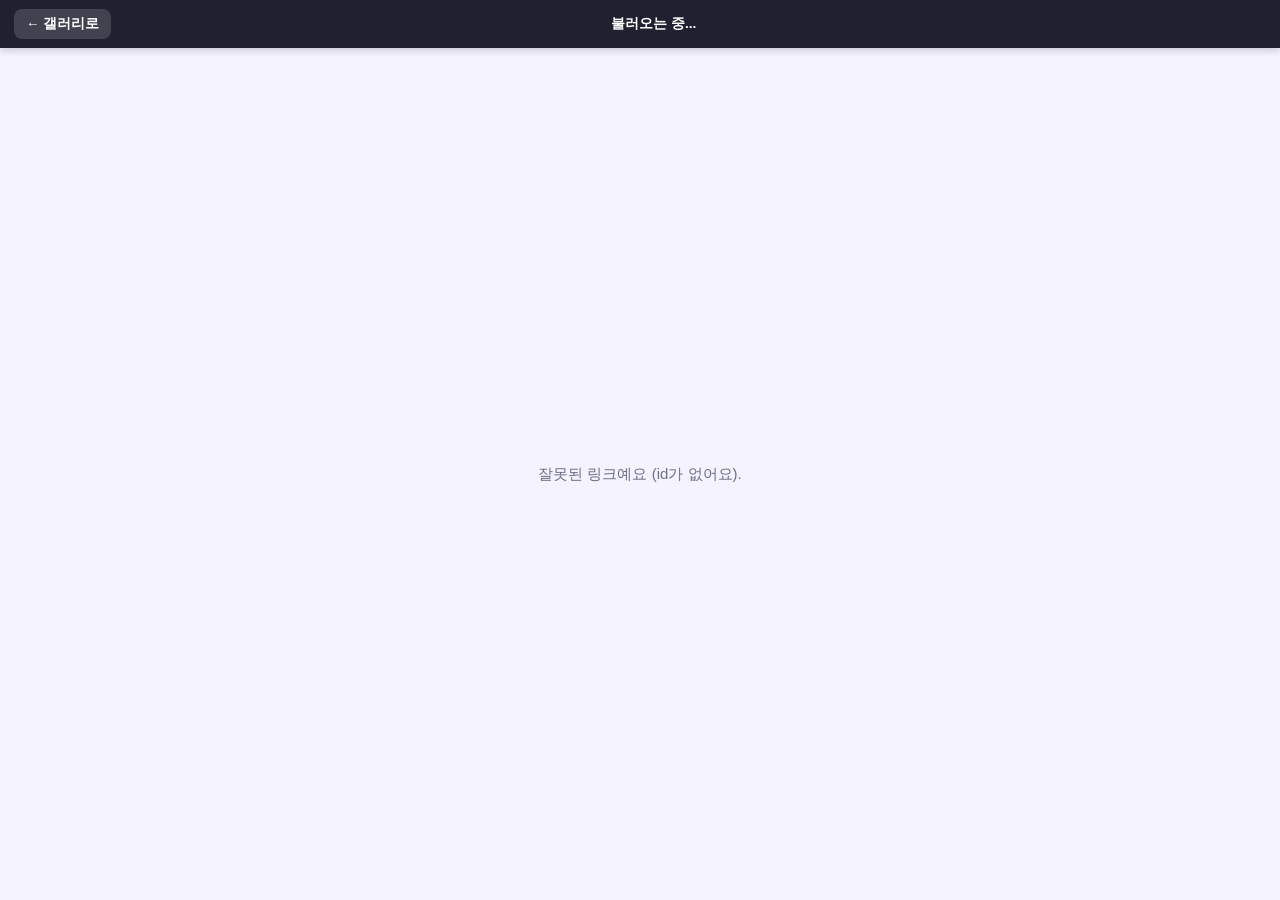
<file: view.html>
<!DOCTYPE html>
<html lang="ko">
<head>
<meta charset="UTF-8">
<meta name="viewport" content="width=device-width, initial-scale=1.0">
<title>결과물 보기 — 바이브 코딩 워크숍</title>
<style>
  html,body{margin:0;height:100%;background:#f5f3ff;
    font-family:"Pretendard","Apple SD Gothic Neo","Malgun Gothic",-apple-system,BlinkMacSystemFont,sans-serif;}
  *{box-sizing:border-box;}
  #bar{position:fixed;top:0;left:0;right:0;height:48px;background:#1f2130;color:#fff;
    display:flex;align-items:center;justify-content:space-between;gap:10px;padding:0 14px;
    font-size:13.5px;z-index:10;box-shadow:0 2px 8px rgba(0,0,0,.2);}
  #bar a.back{color:#fff;text-decoration:none;font-weight:700;background:rgba(255,255,255,.15);
    padding:6px 12px;border-radius:8px;white-space:nowrap;}
  #bar .title{font-weight:700;white-space:nowrap;overflow:hidden;text-overflow:ellipsis;flex:1;text-align:center;}
  #frame-wrap{position:fixed;top:48px;left:0;right:0;bottom:0;background:#fff;}
  iframe{width:100%;height:100%;border:none;display:block;}
  #status{position:fixed;top:48px;left:0;right:0;bottom:0;display:flex;align-items:center;justify-content:center;
    font-size:15px;color:#6b6f85;text-align:center;padding:20px;}
</style>
</head>
<body>

<div id="bar">
  <a class="back" href="gallery.html">← 갤러리로</a>
  <span class="title" id="titleText">불러오는 중...</span>
  <span style="width:70px;"></span>
</div>
<div id="status">불러오는 중...</div>
<div id="frame-wrap" style="display:none;">
  <iframe id="frame" sandbox="allow-scripts allow-forms allow-modals allow-popups"></iframe>
</div>

<script>
const DB = "https://gwangsu-on-default-rtdb.firebaseio.com";
const GALLERY_PATH = "years/2026/workshopTT/gallery";
const FILES_PATH = "years/2026/workshopTT/galleryFiles";

const id = new URLSearchParams(location.search).get('id');
const statusEl = document.getElementById('status');

async function load(){
  if(!id){ statusEl.textContent = '잘못된 링크예요 (id가 없어요).'; return; }
  try{
    const [metaRes, fileRes] = await Promise.all([
      fetch(`${DB}/${GALLERY_PATH}/${id}.json`),
      fetch(`${DB}/${FILES_PATH}/${id}.json`)
    ]);
    const meta = await metaRes.json();
    const file = await fileRes.json();
    if(!file || !file.html){ statusEl.textContent = '첨부된 HTML 파일을 찾을 수 없어요.'; return; }

    const label = meta ? [meta.title, meta.name].filter(Boolean).join(' — ') : '결과물 보기';
    document.getElementById('titleText').textContent = label;
    document.title = (meta && meta.title ? meta.title : '결과물 보기') + ' — 바이브 코딩 워크숍';

    document.getElementById('frame').srcdoc = file.html;
    statusEl.style.display = 'none';
    document.getElementById('frame-wrap').style.display = 'block';
  }catch(e){
    console.error(e);
    statusEl.textContent = '불러오는 중 오류가 발생했어요.';
  }
}

load();
</script>
</body>
</html>
</file>
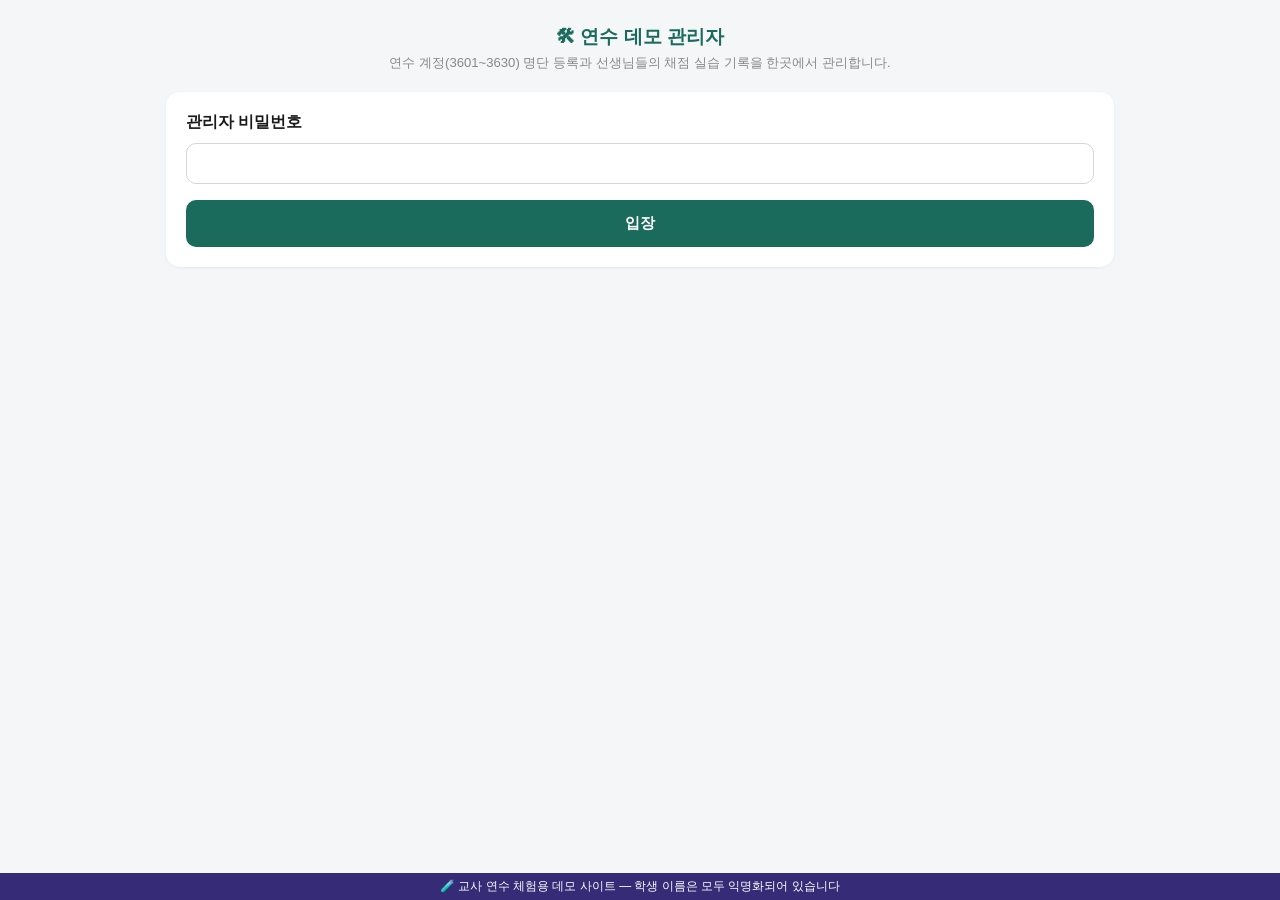
<file: exhibition/admin.html>
<!DOCTYPE html>
<html lang="ko">
<head>
<meta charset="UTF-8">
<meta name="viewport" content="width=device-width, initial-scale=1.0">
<title>연수 데모 관리자 — 자극과 반응 전람회</title>
<link rel="stylesheet" href="common.css">
<script src="session-demo.js"></script>
<style>
.wrap { max-width: 980px; }
.card h2 { font-size: 0.98rem; margin: 0 0 10px; }
.hint { font-size: 0.85rem; color: var(--muted, #6b6f85); margin: 4px 0 10px; line-height: 1.5; }
textarea { width: 100%; min-height: 140px; padding: 10px; border: 1.5px solid var(--border); border-radius: 10px; font-family: inherit; font-size: 0.9rem; box-sizing: border-box; }
table { width: 100%; border-collapse: collapse; font-size: 0.86rem; }
th, td { border-bottom: 1px solid var(--border); padding: 7px 8px; text-align: left; vertical-align: top; }
th { background: var(--surface, #f6f5fb); font-weight: 700; }
td.num, th.num { text-align: center; }
tr.bad td { background: #fdecea; }
tr.clickable { cursor: pointer; }
tr.clickable:hover td { background: #f1eefc; }
.row { display: flex; gap: 8px; flex-wrap: wrap; align-items: center; margin-top: 10px; }
.btn.secondary { background: #fff; color: var(--text); border: 1.5px solid var(--border); }
.btn.small { padding: 4px 10px; font-size: 0.8rem; }
.pill { display: inline-block; padding: 2px 8px; border-radius: 999px; font-size: 0.78rem; background: #efeafe; }
.scroll { overflow-x: auto; }
.muted { color: var(--muted, #6b6f85); }
.spread-hi { color: #c0392b; font-weight: 700; }
</style>
</head>
<body>
<div class="wrap">
  <div class="header">
    <h1>🛠 연수 데모 관리자</h1>
    <p>연수 계정(3601~3630) 명단 등록과 선생님들의 채점 실습 기록을 한곳에서 관리합니다.</p>
  </div>

  <div class="step active" id="step-pw">
    <div class="card">
      <h2>관리자 비밀번호</h2>
      <input type="password" id="pwInput">
      <div class="error-msg" id="pwError"></div>
      <button class="btn" onclick="checkPw()">입장</button>
    </div>
  </div>

  <div class="step" id="step-main" style="display:none">
    <div class="who-banner">
      <span>연수 데모 관리자</span>
      <div class="links"><a href="index.html">데모 메인</a><a href="teacher.html">전람회 채점</a><a href="teacher1.html">게시글 채택 관리</a><a href="teacher1-groups.html">모둠 배정 관리</a><a href="teacher-status.html">전체 진행현황</a></div>
    </div>

    <div class="card">
      <h2>① 연수 계정 명단 등록 (6반 · 3601~3630)</h2>
      <p class="hint">엑셀에서 <b>학번</b>과 <b>이름</b> 두 열을 그대로 복사해 붙여넣으세요 (한 줄에 한 명, 예: <code>3601	김선생</code>).
        등록하면 선생님들은 메인 화면에서 이 학번과 이름으로 입장하고, 학생처럼 6반 활동을 하면서 채점 실습도 할 수 있습니다.</p>
      <textarea id="rosterInput" placeholder="3601	김선생&#10;3602	이선생"></textarea>
      <div class="row">
        <button class="btn secondary" onclick="previewRoster()">미리보기</button>
        <button class="btn" id="registerBtn" onclick="registerRoster()" disabled>등록하기</button>
        <span id="rosterMsg" class="muted"></span>
      </div>
      <div id="rosterPreview" style="margin-top:10px"></div>
      <h2 style="margin-top:18px">등록된 연수 계정 <span id="acctCount" class="pill">0명</span></h2>
      <div id="acctList" class="scroll"></div>
    </div>

    <div class="card">
      <h2>② 채점 실습 기록 한눈에 보기</h2>
      <p class="hint">각 선생님의 채점은 서로 섞이지 않게 따로 저장됩니다(선생님들은 자기 채점만 봅니다). 줄을 누르면 그 선생님의 학생별 점수가 펼쳐집니다.</p>
      <div class="row" style="margin-top:0"><button class="btn secondary small" onclick="loadGrading()">새로고침</button><span id="gradeMsg" class="muted"></span></div>
      <div id="graderSummary" class="scroll" style="margin-top:10px"></div>
      <div id="graderDetail" class="scroll" style="margin-top:14px"></div>
    </div>

    <div class="card">
      <h2>③ 같은 학생, 선생님마다 몇 점?</h2>
      <p class="hint">두 명 이상이 11항목을 다 채점한 학생만 모았습니다. 총점 차이가 큰 학생부터 보여주니, 연수에서 "루브릭 해석 차이"를 이야기할 때 활용하세요.</p>
      <div id="compare" class="scroll"></div>
    </div>
  </div>
</div>

<script>
const DB_URL = 'https://gwangsu-on-default-rtdb.firebaseio.com';
const YEAR = 'demo2026';
const ADMIN_PW = 'srdemo2026!';
const BASE = `${DB_URL}/years/${YEAR}`;
const CRITERIA = [
  ['q_question', '①질문', 2], ['q_hypo', '②가설', 2], ['q_procedure', '③절차', 2], ['q_result', '④결과', 3],
  ['q_display', '⑤전시', 2], ['q_qa', '⑥질의', 2], ['q_reflect1', '⑦성찰1', 2], ['q_reflect2', '⑧성찰2', 2],
  ['q_reflect3', '⑨성찰3', 2], ['q_peer', '⑩비판질문', 4], ['q_concept', '⑪개념', 2],
];
let roster = {}, grading = {}, finalGroups = {}, previewRows = [];

function esc(s) { return String(s == null ? '' : s).replace(/&/g, '&amp;').replace(/</g, '&lt;').replace(/>/g, '&gt;').replace(/"/g, '&quot;'); }
function isDemoAcct(id) { return /^36(0[1-9]|[12]\d|30)$/.test(id); }
function graderName(gid) {
  if (gid === 'admin') return '관리자(비밀번호 입장)';
  const r = roster[gid];
  return r ? `${gid} ${r.name}` : gid;
}
function studentLabel(sid) {
  const r = roster[sid];
  return r ? `${sid} ${r.name}` : sid;
}
function total(rec) { return CRITERIA.reduce((s, c) => s + (Number(rec[c[0]]) || 0), 0); }
function filled(rec) { return CRITERIA.filter(c => rec[c[0]] !== undefined && rec[c[0]] !== null && rec[c[0]] !== '').length; }
function fmtTime(ts) { return ts ? new Date(ts).toLocaleString('ko-KR', { month: 'numeric', day: 'numeric', hour: '2-digit', minute: '2-digit' }) : '-'; }

window.checkPw = function () {
  if (document.getElementById('pwInput').value !== ADMIN_PW) {
    const e = document.getElementById('pwError'); e.textContent = '비밀번호가 일치하지 않습니다.'; e.classList.add('show'); return;
  }
  document.getElementById('step-pw').style.display = 'none';
  document.getElementById('step-main').style.display = 'block';
  init();
};
document.getElementById('pwInput').addEventListener('keydown', e => { if (e.key === 'Enter') checkPw(); });

async function init() { await loadRoster(); await loadGrading(); }

async function loadRoster() {
  roster = (await (await fetch(`${BASE}/students.json`)).json()) || {};
  renderAccounts();
}

function renderAccounts() {
  const ids = Object.keys(roster).filter(id => roster[id] && roster[id].demoTeacher).sort();
  document.getElementById('acctCount').textContent = `${ids.length}명`;
  document.getElementById('acctList').innerHTML = ids.length
    ? `<table><tr><th class="num">학번</th><th>이름</th><th class="num">6반 번호</th><th></th></tr>${ids.map(id =>
        `<tr><td class="num">${esc(id)}</td><td>${esc(roster[id].name)}</td><td class="num">${esc(roster[id].num)}</td>
         <td class="num"><button class="btn secondary small" onclick="removeAcct('${esc(id)}')">삭제</button></td></tr>`).join('')}</table>`
    : '<p class="muted">아직 등록된 연수 계정이 없습니다.</p>';
}

window.previewRoster = function () {
  const lines = document.getElementById('rosterInput').value.split(/\r?\n/).map(l => l.trim()).filter(Boolean);
  const seen = new Set();
  previewRows = lines.map(line => {
    const parts = line.split(/[\t,]+|\s{2,}|\s+/).filter(Boolean);
    const id = (parts[0] || '').replace(/\D/g, '');
    const name = parts.slice(1).join(' ').trim();
    let err = '';
    if (!isDemoAcct(id)) err = '학번은 3601~3630';
    else if (!name) err = '이름 없음';
    else if (seen.has(id)) err = '학번 중복';
    seen.add(id);
    return { id, name, err };
  });
  const bad = previewRows.filter(r => r.err).length;
  document.getElementById('rosterPreview').innerHTML = previewRows.length
    ? `<table><tr><th class="num">학번</th><th>이름</th><th>확인</th></tr>${previewRows.map(r =>
        `<tr class="${r.err ? 'bad' : ''}"><td class="num">${esc(r.id)}</td><td>${esc(r.name)}</td><td>${r.err ? esc(r.err) : (roster[r.id] ? '이미 있음 → 이름 갱신' : '새로 등록')}</td></tr>`).join('')}</table>`
    : '';
  document.getElementById('registerBtn').disabled = !previewRows.length || bad > 0;
  document.getElementById('rosterMsg').textContent = previewRows.length ? (bad ? `오류 ${bad}줄 — 고친 뒤 다시 미리보기` : `${previewRows.length}명 등록 준비됨`) : '붙여넣은 내용이 없습니다.';
};

window.registerRoster = async function () {
  const btn = document.getElementById('registerBtn');
  btn.disabled = true;
  const updates = {};
  previewRows.forEach(r => { updates[r.id] = { grade: 3, ban: 6, num: Number(r.id) - 3600, name: r.name, demoTeacher: true }; });
  const res = await fetch(`${BASE}/students.json`, { method: 'PATCH', body: JSON.stringify(updates) });
  document.getElementById('rosterMsg').textContent = res.ok ? `${previewRows.length}명 등록 완료` : '등록 실패 — 다시 시도해 주세요.';
  if (res.ok) { document.getElementById('rosterPreview').innerHTML = ''; previewRows = []; await loadRoster(); }
  btn.disabled = res.ok;
};

window.removeAcct = async function (id) {
  if (!isDemoAcct(id) || !roster[id] || !roster[id].demoTeacher) return;
  if (!confirm(`${id} ${roster[id].name} 계정을 삭제할까요? (이 선생님의 채점 실습 기록은 남습니다)`)) return;
  await fetch(`${BASE}/students/${id}.json`, { method: 'DELETE' });
  await loadRoster();
};

window.loadGrading = async function () {
  document.getElementById('gradeMsg').textContent = '불러오는 중...';
  const [g, fg] = await Promise.all([
    fetch(`${BASE}/exhibition/practiceGrading.json`).then(r => r.json()),
    fetch(`${BASE}/exhibition/s1/finalGroups.json`).then(r => r.json()),
  ]);
  grading = g || {}; finalGroups = fg || {};
  document.getElementById('gradeMsg').textContent = `${fmtTime(Date.now())} 기준`;
  renderSummary(); renderCompare();
  document.getElementById('graderDetail').innerHTML = '';
};

// grading: graderId -> topicId -> studentId -> rec  =>  graderId -> [{sid, topicId, rec}]
function flatten(gid) {
  const out = [];
  Object.entries(grading[gid] || {}).forEach(([topicId, byStu]) => {
    Object.entries(byStu || {}).forEach(([sid, rec]) => { if (rec && filled(rec)) out.push({ sid, topicId, rec }); });
  });
  return out.sort((a, b) => a.sid.localeCompare(b.sid));
}

function renderSummary() {
  const gids = Object.keys(grading).sort();
  if (!gids.length) { document.getElementById('graderSummary').innerHTML = '<p class="muted">아직 채점 실습 기록이 없습니다.</p>'; return; }
  const rows = gids.map(gid => {
    const list = flatten(gid);
    const done = list.filter(x => filled(x.rec) === CRITERIA.length).length;
    const avg = list.length ? (list.reduce((s, x) => s + total(x.rec), 0) / list.length).toFixed(1) : '-';
    const last = Math.max(0, ...list.map(x => x.rec.updatedAt || 0));
    return `<tr class="clickable" onclick="showGrader('${esc(gid)}')"><td>${esc(graderName(gid))}</td><td class="num">${list.length}</td><td class="num">${done}</td><td class="num">${avg}</td><td class="num">${fmtTime(last)}</td></tr>`;
  }).join('');
  document.getElementById('graderSummary').innerHTML =
    `<table><tr><th>채점한 선생님</th><th class="num">채점한 학생</th><th class="num">11항목 완료</th><th class="num">평균 총점(25)</th><th class="num">마지막 채점</th></tr>${rows}</table>`;
}

window.showGrader = function (gid) {
  const list = flatten(gid);
  const head = `<tr><th>학생</th><th>모둠</th>${CRITERIA.map(c => `<th class="num">${c[1]}<br><span class="muted">/${c[2]}</span></th>`).join('')}<th class="num">총점</th></tr>`;
  const body = list.map(x => `<tr><td>${esc(studentLabel(x.sid))}</td><td>${esc((finalGroups[x.sid] || {}).topicLabel || '')}</td>${
    CRITERIA.map(c => `<td class="num">${x.rec[c[0]] === undefined ? '<span class="muted">·</span>' : esc(x.rec[c[0]])}</td>`).join('')
  }<td class="num"><b>${total(x.rec)}</b></td></tr>`).join('');
  document.getElementById('graderDetail').innerHTML = `<h2>${esc(graderName(gid))} 선생님의 채점 (${list.length}명)</h2><table>${head}${body}</table>`;
};

function renderCompare() {
  const bySid = {};
  Object.keys(grading).forEach(gid => flatten(gid).forEach(x => { (bySid[x.sid] = bySid[x.sid] || []).push({ gid, t: total(x.rec), n: filled(x.rec) }); }));
  // 11항목을 다 채운 채점끼리만 비교한다 — 진행 중인 채점까지 넣으면 차이가 부풀려 보인다.
  const rows = Object.entries(bySid).map(([sid, all]) => {
    const arr = all.filter(a => a.n === CRITERIA.length);
    const ts = arr.map(a => a.t);
    return { sid, arr, pending: all.length - arr.length, min: Math.min(...ts), max: Math.max(...ts), spread: Math.max(...ts) - Math.min(...ts) };
  }).filter(r => r.arr.length >= 2).sort((a, b) => b.spread - a.spread);
  document.getElementById('compare').innerHTML = rows.length
    ? `<table><tr><th>학생</th><th class="num">채점자 수</th><th class="num">최저</th><th class="num">최고</th><th class="num">차이</th><th>선생님별 총점</th></tr>${rows.map(r =>
        `<tr><td>${esc(studentLabel(r.sid))}</td><td class="num">${r.arr.length}</td><td class="num">${r.min}</td><td class="num">${r.max}</td>
         <td class="num ${r.spread >= 4 ? 'spread-hi' : ''}">${r.spread}</td>
         <td>${r.arr.map(a => `${esc(graderName(a.gid).replace(/^\d+ /, ''))} ${a.t}`).join(' · ')}${r.pending ? ` <span class="muted">(+${r.pending}명 채점 중)</span>` : ''}</td></tr>`).join('')}</table>`
    : '<p class="muted">아직 두 명 이상이 11항목을 다 채점한 학생이 없습니다.</p>';
}
</script>
</body>
</html>
</file>
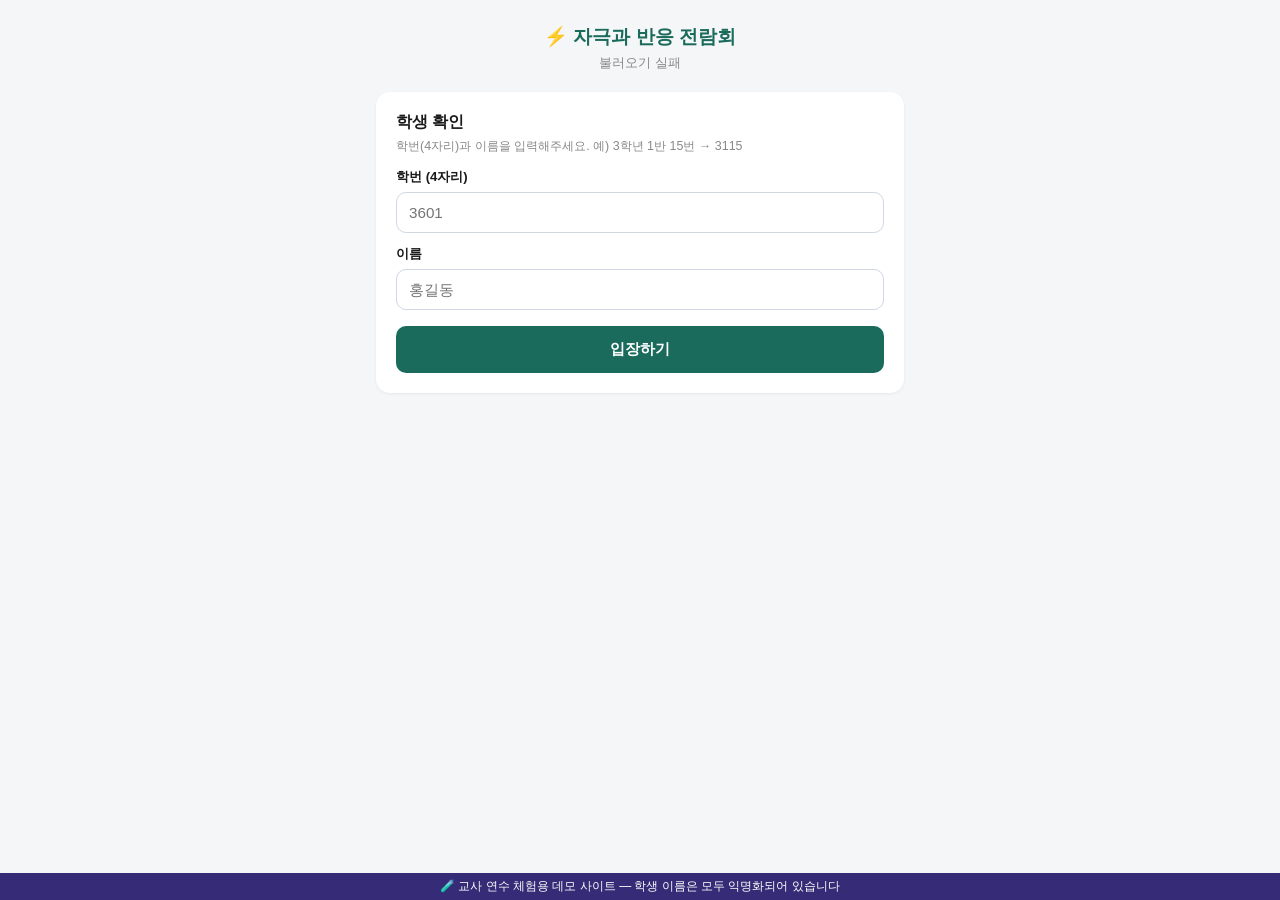
<file: exhibition/board.html>
<!DOCTYPE html>
<html lang="ko">
<head>
<meta charset="UTF-8">
<meta name="viewport" content="width=device-width, initial-scale=1.0">
<title>게시판 — 자극과 반응 전람회</title>
<link rel="stylesheet" href="common.css">
<style>
.wrap { max-width: 640px; }
.sort-row { display: flex; gap: 8px; margin-bottom: 14px; }
.sort-btn {
  flex: 1; padding: 9px; border-radius: 10px; border: 1.5px solid var(--border); background: var(--surface);
  color: var(--text-muted); font-size: 0.84rem; font-weight: 600; cursor: pointer;
}
.sort-btn.active { background: var(--accent); color: #fff; border-color: var(--accent); }
.scope-row { margin-bottom: 10px; }
.scope-btn {
  width: 100%; padding: 10px; border-radius: 10px; border: 1.5px solid var(--accent); background: var(--accent-soft);
  color: var(--accent); font-size: 0.85rem; font-weight: 700; cursor: pointer;
}
.scope-row select {
  width: 100%; padding: 10px; border-radius: 10px; border: 1.5px solid var(--accent); background: var(--accent-soft);
  color: var(--accent); font-size: 0.85rem; font-weight: 700; font-family: inherit;
}
.teacher-tag { color: var(--accent); font-weight: 700; }

.post-card { background: var(--surface); border-radius: 14px; padding: 18px; margin-bottom: 14px; box-shadow: 0 1px 3px rgba(0,0,0,0.06); }
.post-author { font-size: 0.8rem; color: var(--text-muted); margin-bottom: 6px; }
.post-question { font-size: 1rem; font-weight: 700; margin: 0 0 10px; line-height: 1.4; }
.post-hypo { background: var(--bg); border-radius: 10px; padding: 10px 12px; font-size: 0.85rem; line-height: 1.6; margin-bottom: 10px; }
.post-hypo b { color: var(--accent); }

.post-actions { display: flex; align-items: center; gap: 10px; margin-bottom: 8px; }
.like-btn {
  display: flex; align-items: center; gap: 5px; padding: 7px 14px; border-radius: 999px;
  border: 1.5px solid var(--border); background: var(--surface); color: var(--text); font-size: 0.85rem;
  cursor: pointer; font-weight: 600;
}
.like-btn.liked { background: #fdecea; border-color: #f2b8ae; color: var(--danger); }
.like-names { font-size: 0.75rem; color: var(--text-muted); flex: 1; }

.comment-list { display: flex; flex-direction: column; gap: 6px; margin-bottom: 8px; }
.comment-row { display: flex; align-items: baseline; gap: 6px; font-size: 0.83rem; line-height: 1.5; }
.comment-row .comment-text { flex: 1; }
.comment-row b { color: var(--accent); font-weight: 700; }
.comment-del-btn, .comment-edit-btn { background: none; border: none; color: var(--text-muted); font-size: 0.72rem; cursor: pointer; padding: 0; white-space: nowrap; }
.comment-del-btn:hover { color: var(--danger); text-decoration: underline; }
.comment-edit-btn:hover { color: var(--accent); text-decoration: underline; }
.edited-tag { color: var(--text-muted); font-size: 0.7rem; }
.comment-edit-row { display: flex; gap: 6px; flex: 1; }
.comment-edit-row input { flex: 1; padding: 5px 8px; font-size: 0.83rem; }
.comment-edit-row button { padding: 5px 10px; border: none; border-radius: 6px; font-size: 0.75rem; font-weight: 700; cursor: pointer; white-space: nowrap; }
.comment-edit-row .save-btn { background: var(--accent); color: #fff; }
.comment-edit-row .cancel-btn { background: var(--bg); color: var(--text-muted); }
.comment-input-row { display: flex; gap: 6px; }
.comment-input-row input { flex: 1; padding: 8px 10px; font-size: 0.85rem; }
.comment-input-row button {
  padding: 8px 14px; border: none; border-radius: 8px; background: var(--accent); color: #fff;
  font-size: 0.82rem; font-weight: 700; cursor: pointer; white-space: nowrap;
}
</style>
</head>
<body>

<div class="wrap">
  <div class="header">
    <h1>📋 질문·가설 게시판</h1>
    <p id="countLabel">불러오는 중...</p>
  </div>

  <div class="who-banner">
    <span id="whoLabel"></span>
    <div class="links">
      <a href="session1-1.html" target="_blank" rel="noopener">내 글 쓰기/수정 →</a>
      <a href="index.html">메인으로</a>
    </div>
  </div>

  <div class="scope-row" id="scopeRow"></div>

  <div class="sort-row">
    <button class="sort-btn active" id="sortLikeBtn" onclick="setSort('like')">좋아요 많은 순</button>
    <button class="sort-btn" id="sortTimeBtn" onclick="setSort('time')">최신순</button>
  </div>

  <div id="postList"><div class="loading-state">불러오는 중...</div></div>
</div>

<script src="session-demo.js"></script>
<script>
const DB_URL = 'https://gwangsu-on-default-rtdb.firebaseio.com';
const TEACHER_ID = '3000';
let YEAR = null;
const student = requireSrLogin();

let posts = {};
let likes = {};
let comments = {};
let sortMode = 'like';
let viewScope = 'ban'; // 'ban' = 우리 반만, 'all' = 전체 학급 (일반 학생용)
let teacherBan = ''; // 교사 계정이 선택한 반 ('' = 전체)
let drafts = {}; // 새로고침 도중 입력 중이던 댓글 내용을 유지
let editingCommentId = null; // 지금 수정 중인 댓글 key (post당 하나만)
let editDrafts = {}; // 수정 중인 내용을 새로고침에도 유지

function esc(str) {
  if (!str) return '';
  return String(str).replace(/&/g,'&amp;').replace(/</g,'&lt;').replace(/>/g,'&gt;');
}

async function loadYear() {
  const res = await fetch(`${DB_URL}/years/demo2026/_config.json`);
  const cfg = await res.json();
  return (cfg && cfg.year) || new Date().getFullYear();
}

async function loadAll() {
  const base = `${DB_URL}/years/${YEAR}/exhibition/s1`;
  const [p, l, c] = await Promise.all([
    fetch(`${base}/posts.json`).then(r => r.json()),
    fetch(`${base}/likes.json`).then(r => r.json()),
    fetch(`${base}/comments.json`).then(r => r.json()),
  ]);
  posts = p || {};
  likes = l || {};
  comments = c || {};
  render();
}

function sortedPostIds() {
  let ids = Object.keys(posts);
  if (student.isTeacher) {
    if (teacherBan) ids = ids.filter(id => String(posts[id].ban) === String(teacherBan));
  } else if (viewScope === 'ban') {
    ids = ids.filter(id => String(posts[id].ban) === String(student.ban));
  }
  if (sortMode === 'like') {
    ids.sort((a, b) => {
      const la = Object.keys(likes[a] || {}).length;
      const lb = Object.keys(likes[b] || {}).length;
      if (la !== lb) return lb - la;
      return (posts[a].ts || 0) - (posts[b].ts || 0);
    });
  } else {
    ids.sort((a, b) => (posts[b].ts || 0) - (posts[a].ts || 0));
  }
  return ids;
}

window.setSort = function(mode) {
  sortMode = mode;
  document.getElementById('sortLikeBtn').classList.toggle('active', mode === 'like');
  document.getElementById('sortTimeBtn').classList.toggle('active', mode === 'time');
  render();
};

window.toggleScope = function() {
  viewScope = viewScope === 'ban' ? 'all' : 'ban';
  render();
};

window.onTeacherBanChange = function() {
  teacherBan = document.getElementById('teacherBanSelect').value;
  render();
};

function renderScopeControl() {
  const wrap = document.getElementById('scopeRow');
  if (student.isTeacher) {
    const bans = [...new Set(Object.values(posts).map(p => String(p.ban)))].sort((a, b) => a.localeCompare(b, 'ko', { numeric: true }));
    wrap.innerHTML = `<select id="teacherBanSelect" onchange="onTeacherBanChange()">
      <option value=""${!teacherBan ? ' selected' : ''}>전체 학급 보기</option>
      ${bans.map(b => `<option value="${esc(b)}"${b === teacherBan ? ' selected' : ''}>${esc(b)}반만 보기</option>`).join('')}
    </select>`;
  } else {
    wrap.innerHTML = `<button class="scope-btn" id="scopeBtn" onclick="toggleScope()">${
      viewScope === 'ban' ? '🔭 전체 학급 구경하기' : `← 우리 반만 보기 (${esc(student.ban)}반)`
    }</button>`;
  }
}

function render() {
  renderScopeControl();
  const ids = sortedPostIds();
  const scopeLabel = student.isTeacher
    ? (teacherBan ? `${teacherBan}반` : '전체 학급')
    : (viewScope === 'ban' ? `${student.ban}반` : '전체 학급');
  document.getElementById('countLabel').textContent = `${scopeLabel} 질문·가설 ${ids.length}개`;

  // 입력/수정 중인 댓글 내용을 잃지 않도록 저장해뒀다가 다시 채워 넣는다
  document.querySelectorAll('.comment-input-row input').forEach(inp => {
    drafts[inp.dataset.postId] = inp.value;
  });
  if (editingCommentId) {
    const editInput = document.getElementById('edit-' + editingCommentId);
    if (editInput) editDrafts[editingCommentId] = editInput.value;
  }

  const wrap = document.getElementById('postList');
  if (!ids.length) {
    wrap.innerHTML = '<div class="empty-state">아직 게시된 질문·가설이 없습니다. 첫 번째로 올려보세요!</div>';
    return;
  }

  wrap.innerHTML = ids.map(postId => {
    const post = posts[postId];
    const postLikes = likes[postId] || {};
    const likeCount = Object.keys(postLikes).length;
    const iLiked = !!postLikes[student.id];
    const likeNames = Object.values(postLikes).map(l => l.name + (l.id === TEACHER_ID ? ' (교사)' : '')).join(', ');
    const postComments = comments[postId] ? Object.entries(comments[postId]).sort((a, b) => (a[1].ts||0) - (b[1].ts||0)) : [];

    return `<div class="post-card">
      <div class="post-author">${esc(post.grade)}학년 ${esc(post.ban)}반 ${esc(post.num)}번 ${esc(post.name)}</div>
      <div class="post-question">${esc(post.question)}</div>
      <div class="post-hypo">
        <b>독립변인</b> ${esc(post.iv)} &nbsp;·&nbsp; <b>종속변인</b> ${esc(post.dv)}<br>
        ${esc(post.hypothesis)}
      </div>
      <div class="post-actions">
        <button class="like-btn${iLiked ? ' liked' : ''}" onclick="toggleLike('${postId}')">${iLiked ? '❤️' : '🤍'} ${likeCount}</button>
        <span class="like-names">${esc(likeNames)}</span>
      </div>
      <div class="comment-list">
        ${postComments.map(([commentId, c]) => {
          const canEdit = student.isTeacher || c.id === student.id;
          if (editingCommentId === commentId) {
            return `<div class="comment-row">
              <b>${esc(c.name)}</b>
              <span class="comment-edit-row">
                <input type="text" id="edit-${commentId}" value="${esc(editDrafts[commentId] !== undefined ? editDrafts[commentId] : c.text)}">
                <button class="save-btn" onclick="saveEditComment('${postId}', '${commentId}')">저장</button>
                <button class="cancel-btn" onclick="cancelEditComment()">취소</button>
              </span>
            </div>`;
          }
          return `<div class="comment-row">
            <b>${esc(c.name)}${c.id === TEACHER_ID ? ' <span class="teacher-tag">(교사)</span>' : ''}</b>
            <span class="comment-text">${esc(c.text)}${c.edited ? ' <span class="edited-tag">(수정됨)</span>' : ''}</span>
            ${canEdit ? `<button class="comment-edit-btn" onclick="startEditComment('${commentId}')">수정</button>
            <button class="comment-del-btn" onclick="deleteComment('${postId}', '${commentId}')">삭제</button>` : ''}
          </div>`;
        }).join('')}
      </div>
      <div class="comment-input-row">
        <input type="text" placeholder="댓글 달기" data-post-id="${postId}" id="c-${postId}" value="${esc(drafts[postId] || '')}">
        <button onclick="addComment('${postId}')">등록</button>
      </div>
    </div>`;
  }).join('');

  ids.forEach(postId => {
    const inp = document.getElementById('c-' + postId);
    if (inp) inp.addEventListener('keydown', e => { if (e.key === 'Enter') { e.preventDefault(); addComment(postId); } });
  });
  if (editingCommentId) {
    const editInput = document.getElementById('edit-' + editingCommentId);
    if (editInput) {
      const postIdOfEdit = ids.find(pid => comments[pid] && comments[pid][editingCommentId]);
      editInput.addEventListener('keydown', e => {
        if (e.key === 'Enter') { e.preventDefault(); saveEditComment(postIdOfEdit, editingCommentId); }
        if (e.key === 'Escape') { e.preventDefault(); cancelEditComment(); }
      });
    }
  }
}

window.toggleLike = async function(postId) {
  const already = likes[postId] && likes[postId][student.id];
  const url = `${DB_URL}/years/${YEAR}/exhibition/s1/likes/${postId}/${student.id}.json`;
  if (already) {
    await fetch(url, { method: 'DELETE' });
  } else {
    await fetch(url, { method: 'PUT', body: JSON.stringify({ id: student.id, name: student.name, ts: Date.now() }) });
  }
  await loadAll();
};

window.deleteComment = async function(postId, commentId) {
  if (!confirm('댓글을 삭제할까요?')) return;
  await fetch(`${DB_URL}/years/${YEAR}/exhibition/s1/comments/${postId}/${commentId}.json`, { method: 'DELETE' });
  await loadAll();
};

window.startEditComment = function(commentId) {
  editingCommentId = commentId;
  render();
  const input = document.getElementById('edit-' + commentId);
  if (input) { input.focus(); input.setSelectionRange(input.value.length, input.value.length); }
};

window.cancelEditComment = function() {
  if (editingCommentId) delete editDrafts[editingCommentId];
  editingCommentId = null;
  render();
};

window.saveEditComment = async function(postId, commentId) {
  const input = document.getElementById('edit-' + commentId);
  const text = input.value.trim();
  if (!text) return;
  const original = comments[postId] && comments[postId][commentId];
  if (!original) return;
  delete editDrafts[commentId];
  editingCommentId = null;
  await fetch(`${DB_URL}/years/${YEAR}/exhibition/s1/comments/${postId}/${commentId}.json`, {
    method: 'PUT', body: JSON.stringify({ id: original.id, name: original.name, text, ts: original.ts, edited: true }),
  });
  await loadAll();
};

window.addComment = async function(postId) {
  const input = document.getElementById('c-' + postId);
  const text = input.value.trim();
  if (!text) return;
  delete drafts[postId];
  await fetch(`${DB_URL}/years/${YEAR}/exhibition/s1/comments/${postId}.json`, {
    method: 'POST', body: JSON.stringify({ id: student.id, name: student.name, text, ts: Date.now() }),
  });
  await loadAll();
};

(async function init() {
  if (!student) return;
  document.getElementById('whoLabel').textContent = srWhoLabel(student);
  try {
    YEAR = await loadYear();
    await loadAll();
    setInterval(loadAll, 8000);
  } catch (e) {
    document.getElementById('postList').innerHTML = `<div class="empty-state">불러오기 실패: ${esc(e.message || e)}</div>`;
  }
})();
</script>
</body>
</html>
</file>
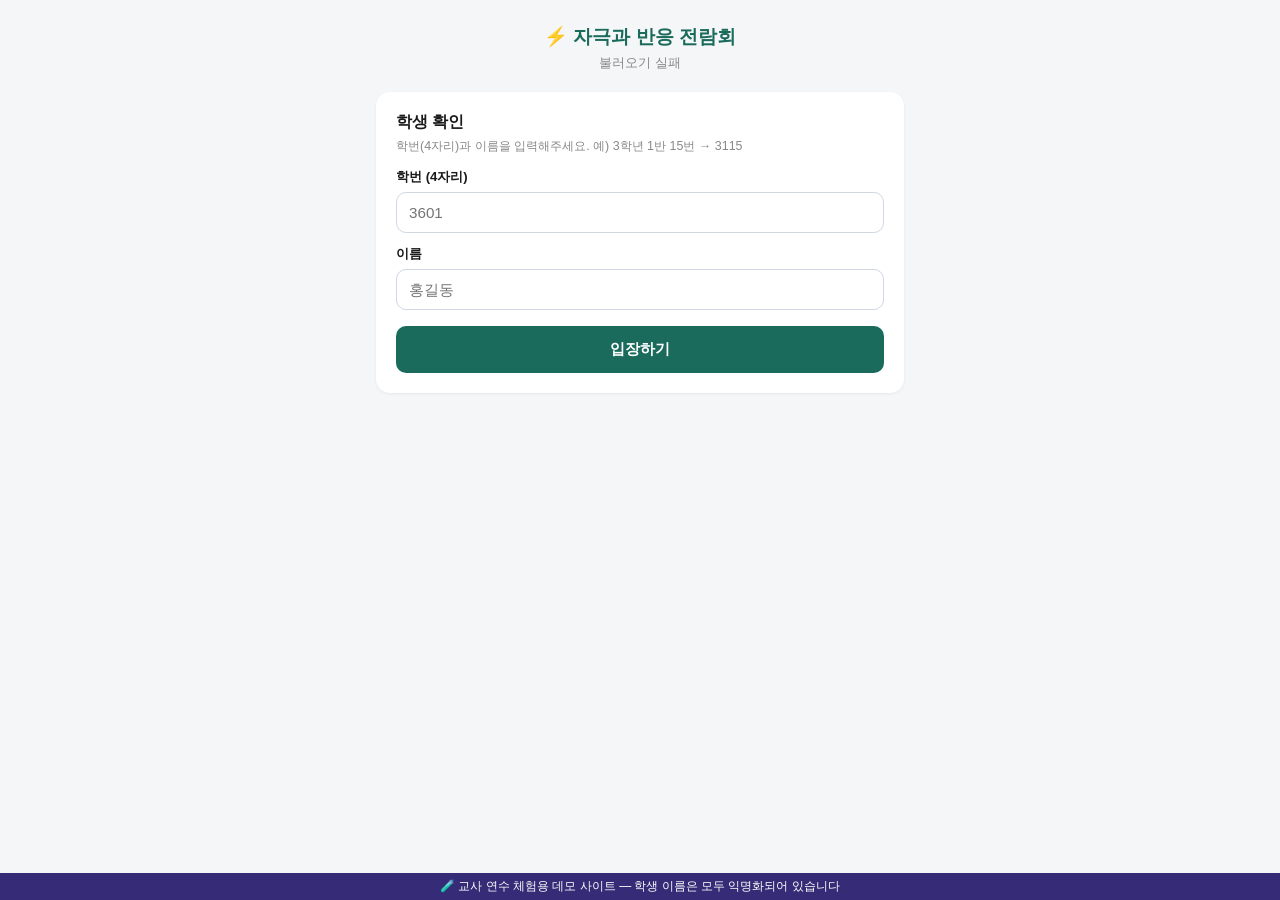
<file: exhibition/browse-groups.html>
<!DOCTYPE html>
<html lang="ko">
<head>
<meta charset="UTF-8">
<meta name="viewport" content="width=device-width, initial-scale=1.0">
<title>다른 모둠 구경하기 — 자극과 반응 전람회</title>
<link rel="stylesheet" href="common.css">
<style>
.wrap { max-width: 640px; }
.group-card { background: var(--surface); border-radius: 14px; padding: 18px; margin-bottom: 14px; box-shadow: 0 1px 3px rgba(0,0,0,0.06); border: 2px solid transparent; }
.group-card.mine { border-color: var(--accent); }
.group-card h2 { font-size: 1rem; margin: 0 0 8px; color: var(--accent); }
.post-hypo { background: var(--bg); border-radius: 10px; padding: 10px 12px; font-size: 0.85rem; line-height: 1.6; margin-bottom: 10px; }
.post-hypo b { color: var(--accent); }
.member-list { font-size: 0.82rem; color: var(--text-muted); margin-bottom: 12px; }
.member-list .me { color: var(--text); font-weight: 700; }

.resource-block { margin-top: 10px; }
.resource-block:first-of-type { margin-top: 0; }
.resource-label { font-size: 0.78rem; font-weight: 700; color: var(--text-muted); margin-bottom: 5px; }
.resource-link { display: inline-block; font-size: 0.86rem; color: var(--accent); font-weight: 700; word-break: break-all; }
.resource-empty { font-size: 0.82rem; color: var(--text-muted); }
.script-box { background: var(--bg); border-radius: 10px; padding: 10px 12px; font-size: 0.84rem; line-height: 1.6; white-space: pre-wrap; max-height: 220px; overflow-y: auto; }
.video-embed { position: relative; width: 100%; padding-top: 56.25%; border-radius: 10px; overflow: hidden; background: #000; }
.video-embed iframe { position: absolute; top: 0; left: 0; width: 100%; height: 100%; border: 0; }
select { padding: 9px 12px; border: 1.5px solid var(--border); border-radius: 10px; font-size: 0.9rem; font-family: inherit; background: var(--surface); color: var(--text); margin-bottom: 14px; }
</style>
</head>
<body>

<div class="wrap">
  <div class="header">
    <h1>🔍 다른 모둠 구경하기</h1>
    <p>같은 반 다른 모둠의 발표자료(캔바)·대본·발표 영상을 둘러보자.</p>
  </div>

  <div class="who-banner">
    <span id="whoLabel"></span>
    <a href="index.html">메인으로</a>
  </div>

  <div id="content"><div class="loading-state">불러오는 중...</div></div>
</div>

<script src="session-demo.js"></script>
<script>
const DB_URL = 'https://gwangsu-on-default-rtdb.firebaseio.com';
const student = requireSrLogin();
let myBan = null;
let myTopicId = null;

function esc(str) {
  if (!str) return '';
  return String(str).replace(/&/g,'&amp;').replace(/</g,'&lt;').replace(/>/g,'&gt;');
}
function escAttr(str) { return esc(str).replace(/"/g, '&quot;'); }

async function loadYear() {
  const res = await fetch(`${DB_URL}/years/demo2026/_config.json`);
  const cfg = await res.json();
  return (cfg && cfg.year) || new Date().getFullYear();
}

function youtubeEmbedUrl(url) {
  if (!url) return null;
  let id = null;
  let m = url.match(/[?&]v=([^&]+)/);
  if (m) id = m[1];
  if (!id) { m = url.match(/youtu\.be\/([^?&]+)/); if (m) id = m[1]; }
  if (!id) { m = url.match(/youtube\.com\/embed\/([^?&]+)/); if (m) id = m[1]; }
  if (!id) { m = url.match(/youtube\.com\/shorts\/([^?&]+)/); if (m) id = m[1]; }
  return id ? `https://www.youtube.com/embed/${id}` : null;
}

function groupCard(topicId, g, post, canva, script, video) {
  const isMine = topicId === myTopicId;
  const embedUrl = video && video.url ? youtubeEmbedUrl(video.url) : null;
  return `<div class="group-card${isMine ? ' mine' : ''}">
    <h2>${esc(g.label || post.question || topicId)}${isMine ? ' (내 모둠)' : ''}</h2>
    ${post.question ? `<div class="post-hypo">
      <b>독립변인</b> ${esc(post.iv)} &nbsp;·&nbsp; <b>종속변인</b> ${esc(post.dv)}<br>
      ${esc(post.hypothesis)}
    </div>` : ''}
    <div class="member-list">모둠원: ${g.members.map(m => `<span class="${m.studentId === student.id ? 'me' : ''}">${esc(m.num)}번 ${esc(m.name)}</span>`).join(', ')}</div>

    <div class="resource-block">
      <div class="resource-label">📽️ 발표자료 (캔바)</div>
      ${canva && canva.url ? `<a class="resource-link" href="${escAttr(canva.url)}" target="_blank" rel="noopener">${esc(canva.url)} →</a>` : '<div class="resource-empty">아직 등록되지 않았습니다.</div>'}
    </div>

    <div class="resource-block">
      <div class="resource-label">📝 발표 대본</div>
      ${script && script.text ? `<div class="script-box">${esc(script.text)}</div>` : '<div class="resource-empty">아직 등록되지 않았습니다.</div>'}
    </div>

    <div class="resource-block">
      <div class="resource-label">🎬 발표 영상</div>
      ${embedUrl ? `<div class="video-embed"><iframe src="${escAttr(embedUrl)}" allowfullscreen></iframe></div>`
        : (video && video.url ? `<a class="resource-link" href="${escAttr(video.url)}" target="_blank" rel="noopener">${esc(video.url)} →</a>`
        : '<div class="resource-empty">아직 등록되지 않았습니다.</div>')}
    </div>
  </div>`;
}

(async function init() {
  if (!student) return;
  document.getElementById('whoLabel').textContent = srWhoLabel(student);
  try {
    const YEAR = await loadYear();
    const s1 = `${DB_URL}/years/${YEAR}/exhibition/s1`;
    const s4 = `${DB_URL}/years/${YEAR}/exhibition/s4`;
    const s5 = `${DB_URL}/years/${YEAR}/exhibition/s5`;
    const video = `${DB_URL}/years/${YEAR}/exhibition/video`;

    const [finalAllRes, prefAllRes, postsRes] = await Promise.all([
      fetch(`${s1}/finalGroups.json`).then(r => r.json()),
      fetch(`${s1}/preferences.json`).then(r => r.json()),
      fetch(`${s1}/posts.json`).then(r => r.json()),
    ]);
    const finalAll = finalAllRes || {};
    const prefAll = prefAllRes || {};
    const posts = postsRes || {};

    const mine = finalAll[student.id];
    if (!mine) {
      document.getElementById('content').innerHTML = '<div class="empty-state">아직 모둠이 배정되지 않았습니다. 1차시에서 모둠 배정이 끝난 뒤 다시 확인해주세요.</div>';
      return;
    }
    myBan = mine.ban;
    myTopicId = mine.topicId;

    const groups = {}; // topicId -> { label, members: [] }
    Object.entries(finalAll).forEach(([sid, g]) => {
      if (String(g.ban) !== String(myBan)) return;
      const info = prefAll[sid] || {};
      (groups[g.topicId] = groups[g.topicId] || { label: g.topicLabel, members: [] }).members.push({
        studentId: sid, num: info.num, name: info.name || sid,
      });
    });
    Object.values(groups).forEach(g => g.members.sort((a, b) => (a.num || 0) - (b.num || 0)));

    const topicIds = Object.keys(groups);
    const [canvaAllRes, scriptAllRes, videoAllRes] = await Promise.all([
      fetch(`${s4}/canvaLink.json`).then(r => r.json()),
      fetch(`${s5}/finalScript.json`).then(r => r.json()),
      fetch(`${video}/youtubeLink.json`).then(r => r.json()),
    ]);
    const canvaAll = canvaAllRes || {};
    const scriptAll = scriptAllRes || {};
    const videoAll = videoAllRes || {};

    // 내 모둠을 맨 위에, 나머지는 topicId 등록 순서대로
    topicIds.sort((a, b) => (a === myTopicId ? -1 : b === myTopicId ? 1 : 0));

    const html = topicIds.map(topicId => groupCard(
      topicId, groups[topicId], posts[topicId] || {}, canvaAll[topicId], scriptAll[topicId], videoAll[topicId]
    )).join('');
    document.getElementById('content').innerHTML = html || '<div class="empty-state">이 반은 아직 등록된 모둠이 없습니다.</div>';
  } catch (e) {
    document.getElementById('content').innerHTML = `<div class="empty-state">불러오기 실패: ${esc(e.message || e)}</div>`;
  }
})();
</script>
</body>
</html>
</file>
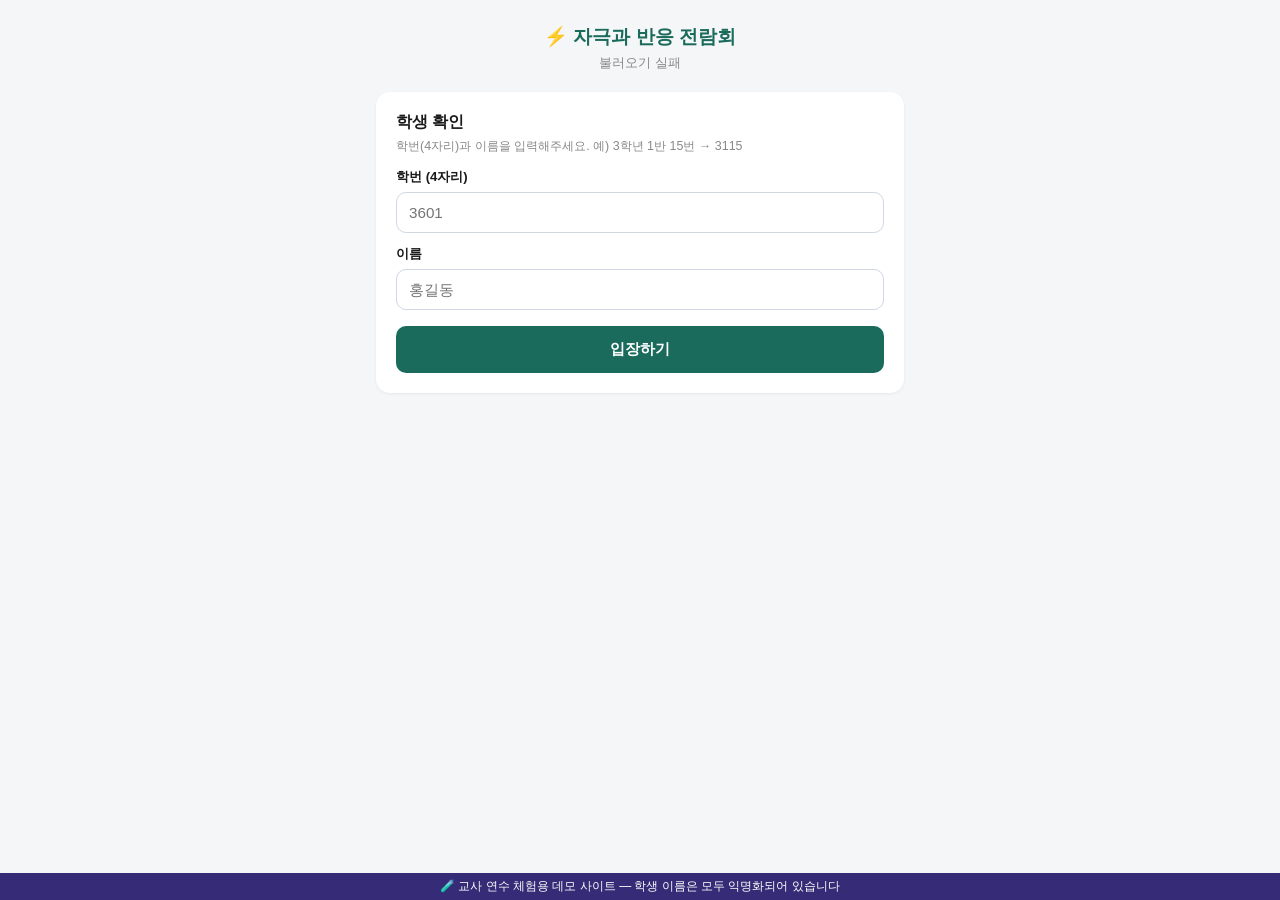
<file: exhibition/grouping.html>
<!DOCTYPE html>
<html lang="ko">
<head>
<meta charset="UTF-8">
<meta name="viewport" content="width=device-width, initial-scale=1.0">
<title>모둠 신청 — 자극과 반응 전람회</title>
<link rel="stylesheet" href="common.css">
<style>
.wrap { max-width: 640px; }
.final-card { background: var(--accent); color: #fff; border-radius: 14px; padding: 20px; text-align: center; margin-bottom: 14px; }
.final-card .label { font-size: 0.82rem; opacity: 0.85; margin-bottom: 4px; }
.final-card .topic { font-size: 1.15rem; font-weight: 700; }
select { width: 100%; padding: 11px 12px; border: 1.5px solid var(--border); border-radius: 10px; font-size: 0.95rem; font-family: inherit; background: var(--surface); color: var(--text); }

.topic-card { background: var(--surface); border-radius: 14px; padding: 18px; margin-bottom: 14px; box-shadow: 0 1px 3px rgba(0,0,0,0.06); border: 2px solid transparent; }
.topic-card.ranked { border-color: var(--accent); }
.post-author { font-size: 0.8rem; color: var(--text-muted); margin-bottom: 6px; }
.post-question { font-size: 1rem; font-weight: 700; margin: 0 0 10px; line-height: 1.4; }
.post-hypo { background: var(--bg); border-radius: 10px; padding: 10px 12px; font-size: 0.85rem; line-height: 1.6; margin-bottom: 12px; }
.post-hypo b { color: var(--accent); }
.rank-row { display: flex; align-items: center; gap: 8px; }
.rank-row select { width: auto; flex: 1; }
</style>
</head>
<body>

<div class="wrap">
  <div class="header">
    <h1>🙋 모둠 신청</h1>
    <p>채택된 질문·가설을 보고 1~3지망을 골라 신청하세요. 선생님이 지망을 참고해서 모둠을 배정합니다.</p>
  </div>

  <div class="who-banner">
    <span id="whoLabel"></span>
    <a href="index.html">메인으로</a>
  </div>

  <div id="content"><div class="loading-state">불러오는 중...</div></div>
</div>

<script src="session-demo.js"></script>
<script>
const DB_URL = 'https://gwangsu-on-default-rtdb.firebaseio.com';
let YEAR = null;
const student = requireSrLogin();
let posts = {};
let adopted = {};
let adoptedAll = {}; // 교사 계정 미리보기용: { [ban]: { [postId]: {label, ts} } }
let teacherBan = '';
let rankOf = {}; // topicId -> 1|2|3 (학생 신청 폼 상태)

function esc(str) {
  if (!str) return '';
  return String(str).replace(/&/g,'&amp;').replace(/</g,'&lt;').replace(/>/g,'&gt;');
}

async function loadYear() {
  const res = await fetch(`${DB_URL}/years/demo2026/_config.json`);
  const cfg = await res.json();
  return (cfg && cfg.year) || new Date().getFullYear();
}

function sortedTopicIds(topics) {
  return Object.keys(topics).sort((a, b) => (topics[a].ts || 0) - (topics[b].ts || 0));
}

function topicCardHtml(topicId, label, rankControlHtml) {
  const post = posts[topicId];
  const body = post
    ? `<div class="post-question">${esc(post.question)}</div>
       <div class="post-hypo">
         <b>독립변인</b> ${esc(post.iv)} &nbsp;·&nbsp; <b>종속변인</b> ${esc(post.dv)}<br>
         ${esc(post.hypothesis)}
       </div>`
    : `<div class="post-question">${esc(label)}</div>`;
  return `<div class="topic-card${rankOf[topicId] ? ' ranked' : ''}">
    ${body}
    ${rankControlHtml || ''}
  </div>`;
}

function renderFinal(final) {
  document.getElementById('content').innerHTML = `<div class="final-card">
    <div class="label">배정된 모둠</div>
    <div class="topic">${esc(final.topicLabel)}</div>
  </div>
  <p class="hint" style="text-align:center">선생님이 이미 모둠을 배정했습니다. 다음 차시부터는 이 모둠으로 활동합니다.</p>`;
}

function renderTeacherPreview() {
  const bans = Object.keys(adoptedAll).sort((a, b) => a.localeCompare(b, 'ko', { numeric: true }));
  const topics = adoptedAll[teacherBan] || {};
  const banOptionsHtml = bans.length
    ? bans.map(b => `<option value="${esc(b)}"${b === teacherBan ? ' selected' : ''}>${esc(b)}반</option>`).join('')
    : '<option value="">채택된 반이 없습니다</option>';

  const cardsHtml = sortedTopicIds(topics).map(id => topicCardHtml(id, topics[id].label, '')).join('')
    || '<div class="empty-state">이 반은 아직 채택된 주제가 없습니다.</div>';

  document.getElementById('content').innerHTML = `
    <div class="card">
      <h2>반 선택 (교사 미리보기)</h2>
      <p class="hint">교사 계정은 학생 대신 신청할 수 없고, 반별로 채택된 질문·가설을 미리 볼 수 있습니다.</p>
      <select id="teacherBanSelect" onchange="onTeacherBanChange()">${banOptionsHtml}</select>
    </div>
    ${cardsHtml}`;
}

window.onTeacherBanChange = function() {
  teacherBan = document.getElementById('teacherBanSelect').value;
  renderTeacherPreview();
};

function rankSelectHtml(topicId) {
  const current = rankOf[topicId] || '';
  const opt = (v, label) => `<option value="${v}"${String(current) === String(v) ? ' selected' : ''}>${label}</option>`;
  return `<div class="rank-row">
    <span class="field-label" style="margin:0">지망</span>
    <select onchange="onRankChange('${topicId}', this.value)">
      ${opt('', '선택 안 함')}${opt('1', '1지망')}${opt('2', '2지망')}${opt('3', '3지망')}
    </select>
  </div>`;
}

window.onRankChange = function(topicId, value) {
  const rank = value ? Number(value) : null;
  delete rankOf[topicId];
  if (rank) {
    Object.keys(rankOf).forEach(tid => { if (rankOf[tid] === rank) delete rankOf[tid]; });
    rankOf[topicId] = rank;
  }
  renderForm();
};

function renderForm() {
  const cardsHtml = sortedTopicIds(adopted).map(id => topicCardHtml(id, adopted[id].label, rankSelectHtml(id))).join('');
  document.getElementById('content').innerHTML = `
    ${cardsHtml}
    <div class="card">
      <div class="error-msg" id="prefError"></div>
      <div class="ok-msg" id="prefOk"></div>
      <button class="btn" onclick="onSubmitPref()">신청하기</button>
    </div>`;
}

function setError(msg) {
  const el = document.getElementById('prefError');
  if (!el) return;
  if (!msg) { el.classList.remove('show'); el.textContent = ''; return; }
  el.textContent = msg; el.classList.add('show');
}
function setOk(msg) {
  const el = document.getElementById('prefOk');
  if (!el) return;
  if (!msg) { el.classList.remove('show'); el.textContent = ''; return; }
  el.textContent = msg; el.classList.add('show');
}

window.onSubmitPref = async function() {
  setError('');
  const choice1 = Object.keys(rankOf).find(id => rankOf[id] === 1) || '';
  const choice2 = Object.keys(rankOf).find(id => rankOf[id] === 2) || '';
  const choice3 = Object.keys(rankOf).find(id => rankOf[id] === 3) || '';

  if (!choice1) { setError('1지망은 반드시 선택해주세요.'); return; }

  try {
    const payload = {
      name: student.name, grade: student.grade, ban: student.ban, num: student.num,
      choice1, choice2: choice2 || null, choice3: choice3 || null, ts: Date.now(),
    };
    const res = await fetch(`${DB_URL}/years/${YEAR}/exhibition/s1/preferences/${student.id}.json`, {
      method: 'PUT', body: JSON.stringify(payload),
    });
    if (!res.ok) throw new Error('신청 중 오류가 발생했습니다.');
    setOk('신청이 완료되었습니다. 지망을 바꾸고 싶으면 다시 선택하고 신청하기를 누르면 됩니다.');
  } catch (e) {
    setError(e.message || '오류가 발생했습니다.');
  }
};

(async function init() {
  if (!student) return;
  document.getElementById('whoLabel').textContent = srWhoLabel(student);
  try {
    YEAR = await loadYear();
    const base = `${DB_URL}/years/${YEAR}/exhibition/s1`;
    posts = (await fetch(`${base}/posts.json`).then(r => r.json())) || {};

    if (student.isTeacher) {
      adoptedAll = (await fetch(`${base}/adopted.json`).then(r => r.json())) || {};
      const bans = Object.keys(adoptedAll).sort((a, b) => a.localeCompare(b, 'ko', { numeric: true }));
      teacherBan = bans[0] || '';
      renderTeacherPreview();
      return;
    }

    const [adoptedRes, finalRes, prefRes] = await Promise.all([
      fetch(`${base}/adopted/${student.ban}.json`).then(r => r.json()),
      fetch(`${base}/finalGroups/${student.id}.json`).then(r => r.json()),
      fetch(`${base}/preferences/${student.id}.json`).then(r => r.json()),
    ]);
    adopted = adoptedRes || {};

    if (finalRes) {
      renderFinal(finalRes);
      return;
    }
    if (!Object.keys(adopted).length) {
      document.getElementById('content').innerHTML = '<div class="empty-state">아직 채택된 주제가 없습니다. 선생님이 채택할 때까지 기다려주세요.</div>';
      return;
    }
    if (prefRes) {
      if (prefRes.choice1 && adopted[prefRes.choice1]) rankOf[prefRes.choice1] = 1;
      if (prefRes.choice2 && adopted[prefRes.choice2]) rankOf[prefRes.choice2] = 2;
      if (prefRes.choice3 && adopted[prefRes.choice3]) rankOf[prefRes.choice3] = 3;
    }
    renderForm();
  } catch (e) {
    document.getElementById('content').innerHTML = `<div class="empty-state">불러오기 실패: ${esc(e.message || e)}</div>`;
  }
})();
</script>
</body>
</html>
</file>
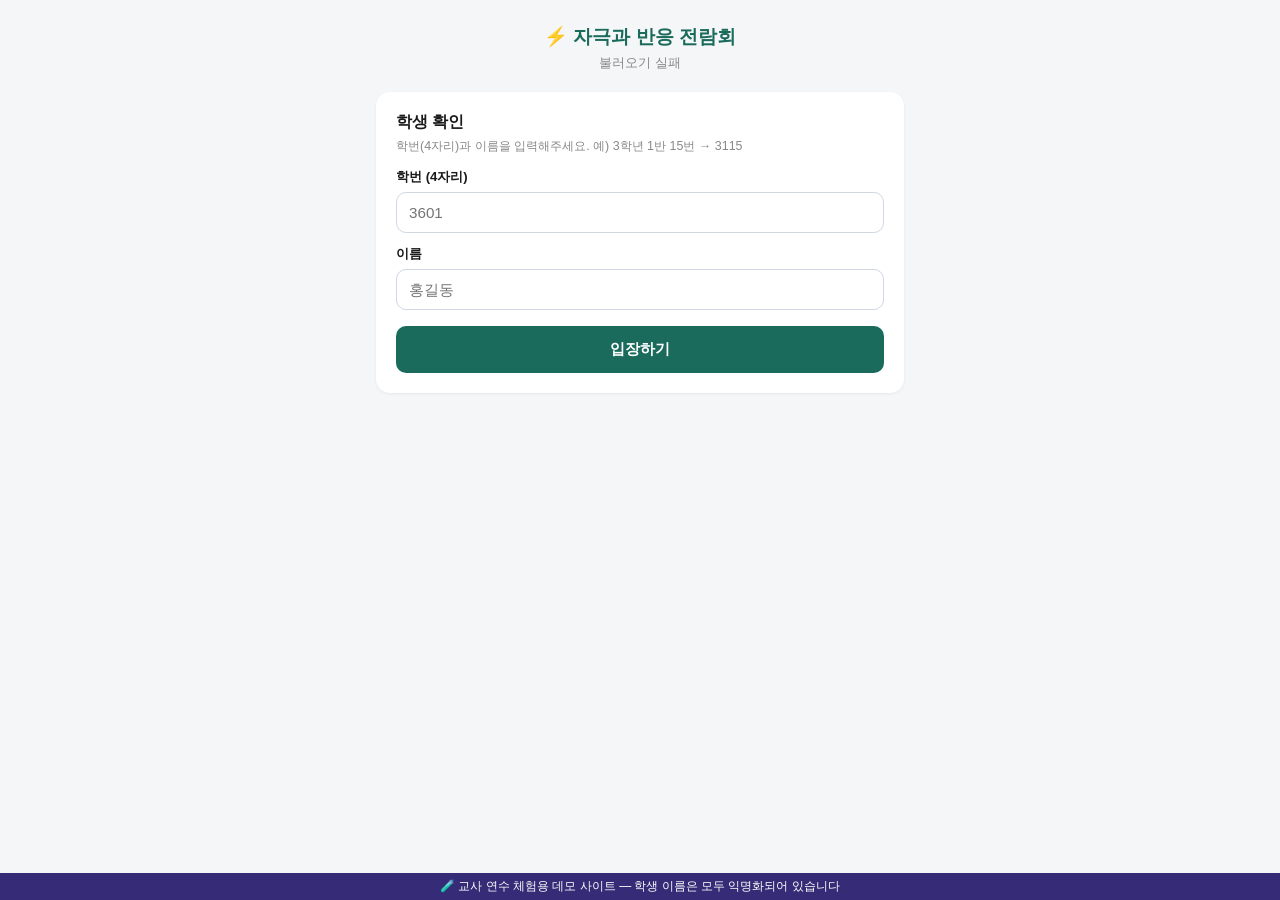
<file: exhibition/mygroup.html>
<!DOCTYPE html>
<html lang="ko">
<head>
<meta charset="UTF-8">
<meta name="viewport" content="width=device-width, initial-scale=1.0">
<title>우리 반 모둠 확인 — 자극과 반응 전람회</title>
<link rel="stylesheet" href="common.css">
<style>
.wrap { max-width: 640px; }
.mine-card { background: var(--accent); color: #fff; border-radius: 14px; padding: 18px 20px; text-align: center; margin-bottom: 16px; }
.mine-card .label { font-size: 0.8rem; opacity: 0.85; margin-bottom: 4px; }
.mine-card .topic { font-size: 1.15rem; font-weight: 700; }
.group-card { background: var(--surface); border-radius: 14px; padding: 18px; margin-bottom: 14px; box-shadow: 0 1px 3px rgba(0,0,0,0.06); border: 2px solid transparent; }
.group-card.mine { border-color: var(--accent); }
.group-card h2 { font-size: 1rem; margin: 0 0 8px; color: var(--accent); }
.post-hypo { background: var(--bg); border-radius: 10px; padding: 10px 12px; font-size: 0.85rem; line-height: 1.6; margin-bottom: 12px; }
.post-hypo b { color: var(--accent); }
.post-author { font-size: 0.76rem; color: var(--text-muted); margin: -6px 0 12px; }

.assign-table { width: 100%; border-collapse: collapse; font-size: 0.85rem; }
.assign-table th, .assign-table td { padding: 7px 8px; text-align: left; border-bottom: 1px solid var(--border); }
.assign-table th { font-size: 0.74rem; color: var(--text-muted); font-weight: 700; }
.assign-table tr:last-child td { border-bottom: none; }
.assign-table tr.rank-1 { background: #dcf5e3; }
.assign-table tr.rank-2 { background: #fff6d0; }
.assign-table tr.rank-3 { background: var(--bg); }
.assign-table tr.me td { font-weight: 700; }
.rank-badge { display: inline-block; padding: 2px 8px; border-radius: 999px; font-size: 0.74rem; font-weight: 700; }
.rank-badge.rank-1 { background: #a8e6b8; color: #1a5c2e; }
.rank-badge.rank-2 { background: #ffe58a; color: #7a5c00; }
.rank-badge.rank-3 { background: var(--border); color: var(--text-muted); }
</style>
</head>
<body>

<div class="wrap">
  <div class="header">
    <h1>👥 우리 반 모둠 확인</h1>
    <p>같은 반 친구들이 어떤 모둠으로 배정됐는지, 각 모둠의 질문·가설은 무엇인지 확인해보자.</p>
  </div>

  <div class="who-banner">
    <span id="whoLabel"></span>
    <a href="index.html">메인으로</a>
  </div>

  <div id="content"><div class="loading-state">불러오는 중...</div></div>
</div>

<script src="session-demo.js"></script>
<script>
const DB_URL = 'https://gwangsu-on-default-rtdb.firebaseio.com';
const student = requireSrLogin();

function esc(str) {
  if (!str) return '';
  return String(str).replace(/&/g,'&amp;').replace(/</g,'&lt;').replace(/>/g,'&gt;');
}

function rankOfChoice(pref, topicId) {
  if (!pref) return null;
  if (pref.choice1 === topicId) return 1;
  if (pref.choice2 === topicId) return 2;
  if (pref.choice3 === topicId) return 3;
  return null;
}

async function loadYear() {
  const res = await fetch(`${DB_URL}/years/demo2026/_config.json`);
  const cfg = await res.json();
  return (cfg && cfg.year) || new Date().getFullYear();
}

(async function init() {
  if (!student) return;
  document.getElementById('whoLabel').textContent = srWhoLabel(student);
  try {
    const YEAR = await loadYear();
    const base = `${DB_URL}/years/${YEAR}/exhibition/s1`;
    const [finalAll, prefAll, postsAll] = await Promise.all([
      fetch(`${base}/finalGroups.json`).then(r => r.json()),
      fetch(`${base}/preferences.json`).then(r => r.json()),
      fetch(`${base}/posts.json`).then(r => r.json()),
    ]);
    const finalGroups = finalAll || {};
    const preferences = prefAll || {};
    const posts = postsAll || {};

    const mine = finalGroups[student.id];
    if (!mine) {
      document.getElementById('content').innerHTML = '<div class="empty-state">아직 우리 반 모둠이 등록되지 않았습니다. 선생님이 등록하면 여기서 확인할 수 있어요.</div>';
      return;
    }

    // 같은 반(ban) 학생들을 모둠(topicId)별로 묶는다
    const groups = {}; // topicId -> { label, members: [{studentId, num, name, rank}] }
    Object.entries(finalGroups).forEach(([sid, g]) => {
      if (String(g.ban) !== String(mine.ban)) return;
      const info = preferences[sid] || {};
      (groups[g.topicId] = groups[g.topicId] || { label: g.topicLabel, members: [] }).members.push({
        studentId: sid, num: info.num, name: info.name || sid, rank: rankOfChoice(info, g.topicId),
      });
    });

    let html = `<div class="mine-card">
      <div class="label">내 모둠</div>
      <div class="topic">${esc(mine.topicLabel)}</div>
    </div>`;

    Object.entries(groups).forEach(([topicId, g]) => {
      const post = posts[topicId] || {};
      const isMine = topicId === mine.topicId;
      g.members.sort((a, b) => (a.num || 0) - (b.num || 0));
      const rows = g.members.map(m => {
        const rankLabel = m.rank ? `<span class="rank-badge rank-${m.rank}">${m.rank}지망</span>` : '';
        return `<tr class="rank-${m.rank || ''}${m.studentId === student.id ? ' me' : ''}">
          <td>${esc(m.num)}</td><td>${esc(m.name)}</td><td>${rankLabel}</td>
        </tr>`;
      }).join('');
      html += `<div class="group-card${isMine ? ' mine' : ''}">
        <h2>${esc(g.label)}${isMine ? ' (내 모둠)' : ''}</h2>
        ${post.question ? `<div class="post-hypo">
          <b>질문</b> ${esc(post.question)}<br>
          <b>독립변인</b> ${esc(post.iv)} · <b>종속변인</b> ${esc(post.dv)}<br>
          ${esc(post.hypothesis)}
        </div>
        <div class="post-author">제안한 학생: ${esc(post.num)}번 ${esc(post.name)}</div>` : ''}
        <table class="assign-table"><thead><tr><th>번호</th><th>이름</th><th>지망</th></tr></thead><tbody>${rows}</tbody></table>
      </div>`;
    });

    document.getElementById('content').innerHTML = html;
  } catch (e) {
    document.getElementById('content').innerHTML = `<div class="empty-state">불러오기 실패: ${esc(e.message || e)}</div>`;
  }
})();
</script>
</body>
</html>
</file>
<file: exhibition/common.css>
* { box-sizing: border-box; }
:root {
  --bg: #f5f6f8; --surface: #ffffff; --text: #1a1a1a; --text-muted: #888888;
  --border: #d0d6e2; --accent: #1a6b5c; --accent-soft: #e3f2ee; --danger: #c0392b; --danger-soft: #fdecea;
}
body {
  margin: 0; font-family: -apple-system, "Apple SD Gothic Neo", "Malgun Gothic", sans-serif;
  background: var(--bg); color: var(--text);
}
.wrap { max-width: 560px; margin: 0 auto; padding: 24px 16px 60px; }
.header { text-align: center; margin-bottom: 20px; }
.header h1 { font-size: 1.2rem; margin: 0 0 4px; color: var(--accent); }
.header p { font-size: 0.82rem; color: var(--text-muted); margin: 0; }

.card { background: var(--surface); border-radius: 14px; padding: 20px; margin-bottom: 14px; box-shadow: 0 1px 3px rgba(0,0,0,0.06); }
.card h2 { font-size: 0.98rem; margin: 0 0 4px; color: var(--text); }
.card .hint { font-size: 0.78rem; color: var(--text-muted); margin: 0 0 12px; line-height: 1.5; }

label.field-label { display: block; font-size: 0.82rem; font-weight: 700; color: var(--text); margin: 12px 0 6px; }
label.field-label:first-child { margin-top: 0; }
input[type=text], input[type=tel], input[type=password], textarea {
  width: 100%; padding: 11px 12px; border: 1.5px solid var(--border); border-radius: 10px;
  font-size: 0.95rem; font-family: inherit; background: var(--surface); color: var(--text); outline: none;
}
textarea { resize: vertical; min-height: 70px; }
input:focus, textarea:focus { border-color: var(--accent); }

.btn {
  width: 100%; padding: 13px; border: none; border-radius: 10px; background: var(--accent); color: #fff;
  font-size: 0.95rem; font-weight: 700; cursor: pointer; margin-top: 16px;
}
.btn:disabled { opacity: 0.45; cursor: default; }
.btn.secondary { background: var(--accent-soft); color: var(--accent); }
.btn.small { width: auto; padding: 8px 14px; font-size: 0.82rem; margin-top: 0; }
.btn.danger-outline { background: #fff; color: var(--danger); border: 1.5px solid var(--danger-soft); }

.error-msg { font-size: 0.82rem; color: var(--danger); background: var(--danger-soft); border-radius: 8px; padding: 8px 10px; margin-top: 10px; display: none; }
.error-msg.show { display: block; }
.ok-msg { font-size: 0.82rem; color: var(--accent); background: var(--accent-soft); border-radius: 8px; padding: 8px 10px; margin-top: 10px; display: none; }
.ok-msg.show { display: block; }

.who-banner {
  display: flex; align-items: center; justify-content: space-between; gap: 10px; flex-wrap: wrap;
  background: var(--accent-soft); color: var(--accent); border-radius: 10px; padding: 10px 14px;
  font-size: 0.85rem; font-weight: 600; margin-bottom: 16px;
}
.who-banner .links { display: flex; gap: 12px; }
.who-banner button, .who-banner a { background: none; border: none; color: var(--accent); font-size: 0.78rem; cursor: pointer; text-decoration: underline; font-weight: 400; padding: 0; }

.loading-state { text-align: center; padding: 40px 0; color: var(--text-muted); font-size: 0.9rem; }
.empty-state { text-align: center; color: var(--text-muted); padding: 40px 0; font-size: 0.88rem; }

.checklist { font-size: 0.8rem; color: var(--text-muted); line-height: 1.7; background: var(--bg); border-radius: 8px; padding: 10px 14px; margin: 8px 0 4px; }
</file>
